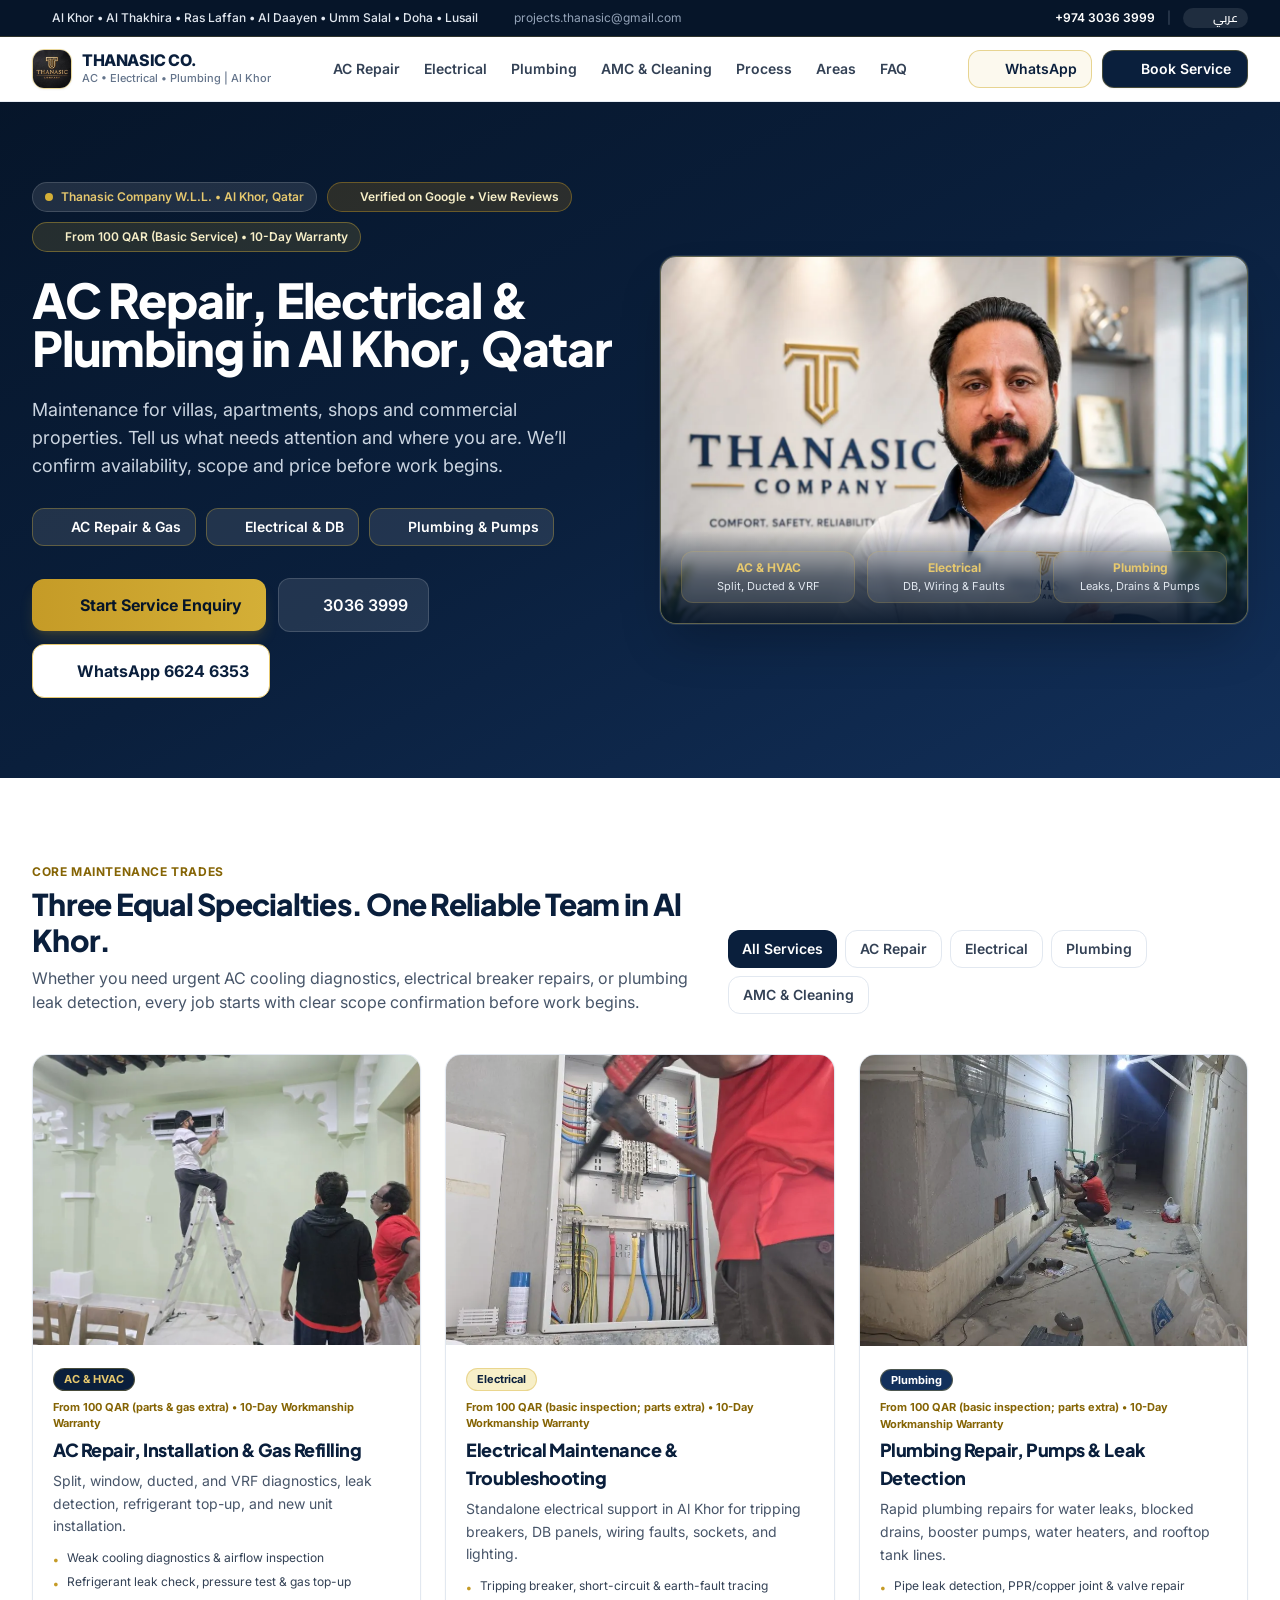
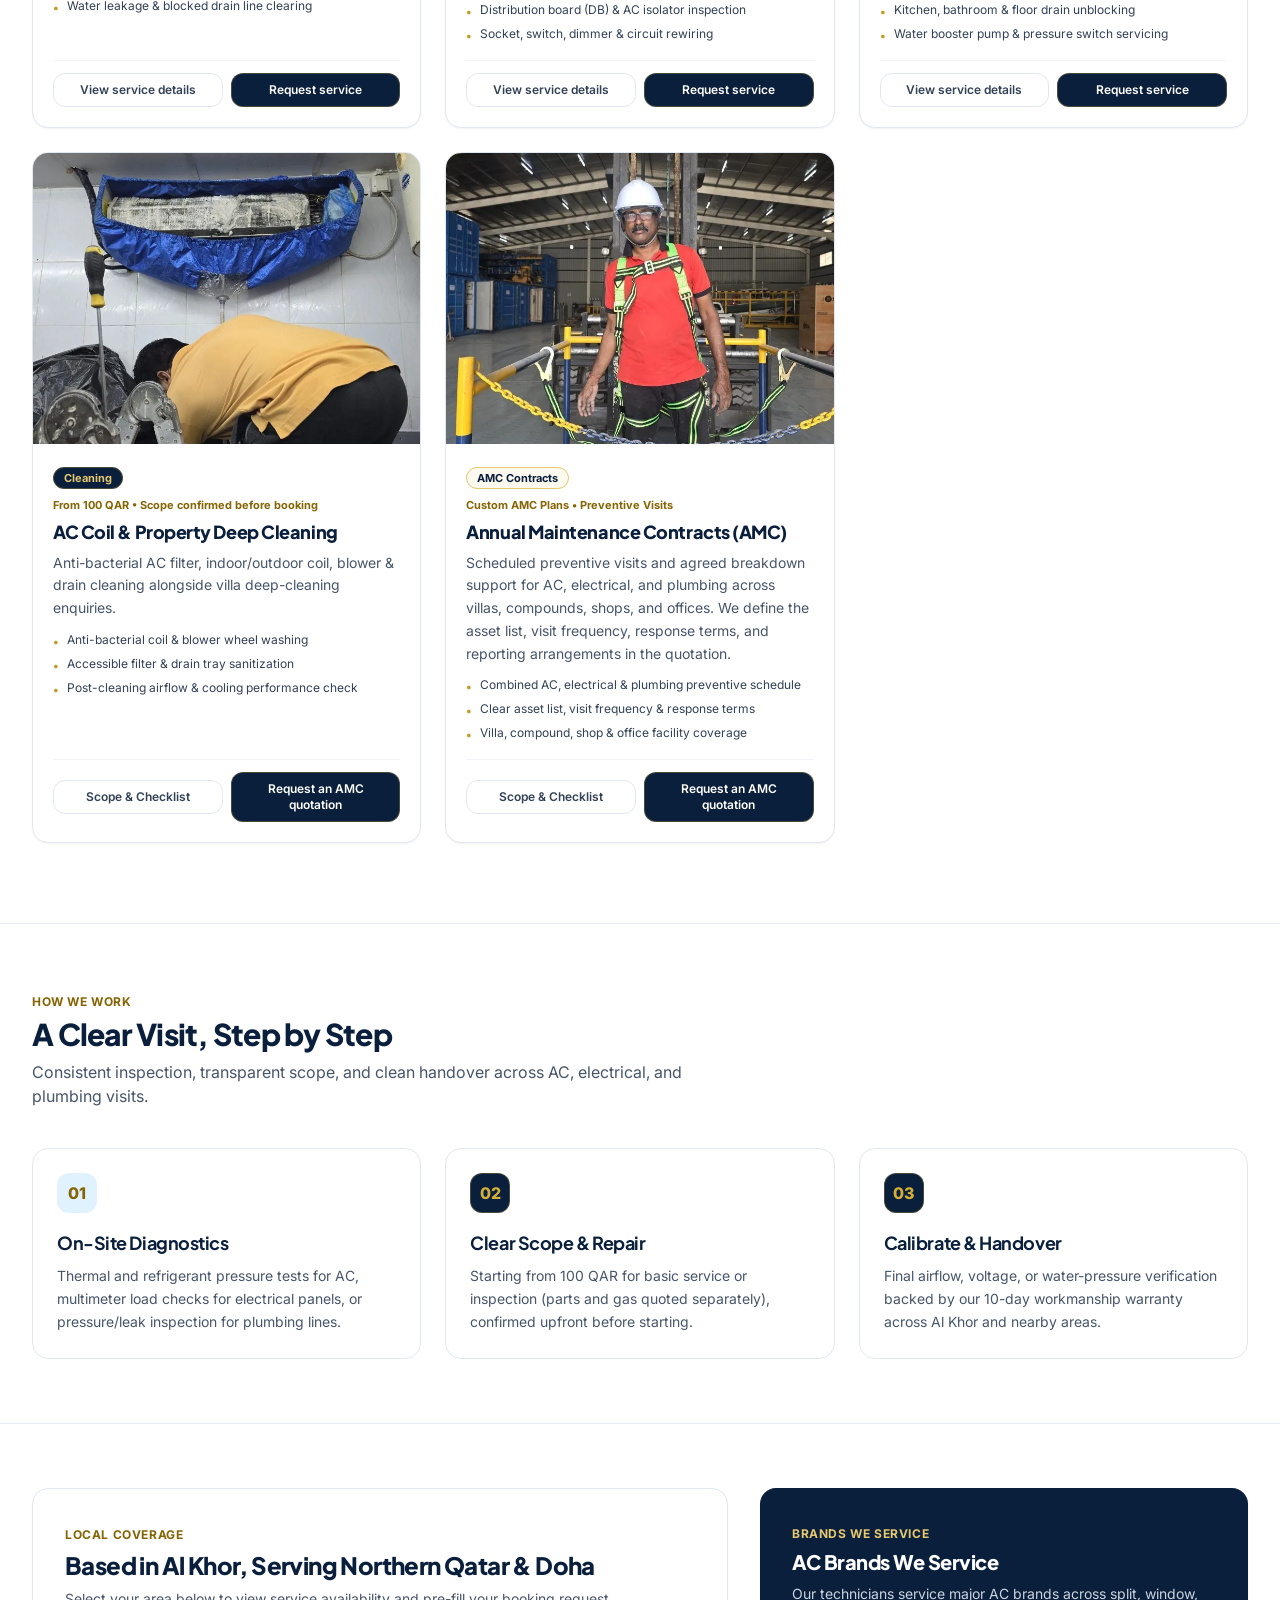
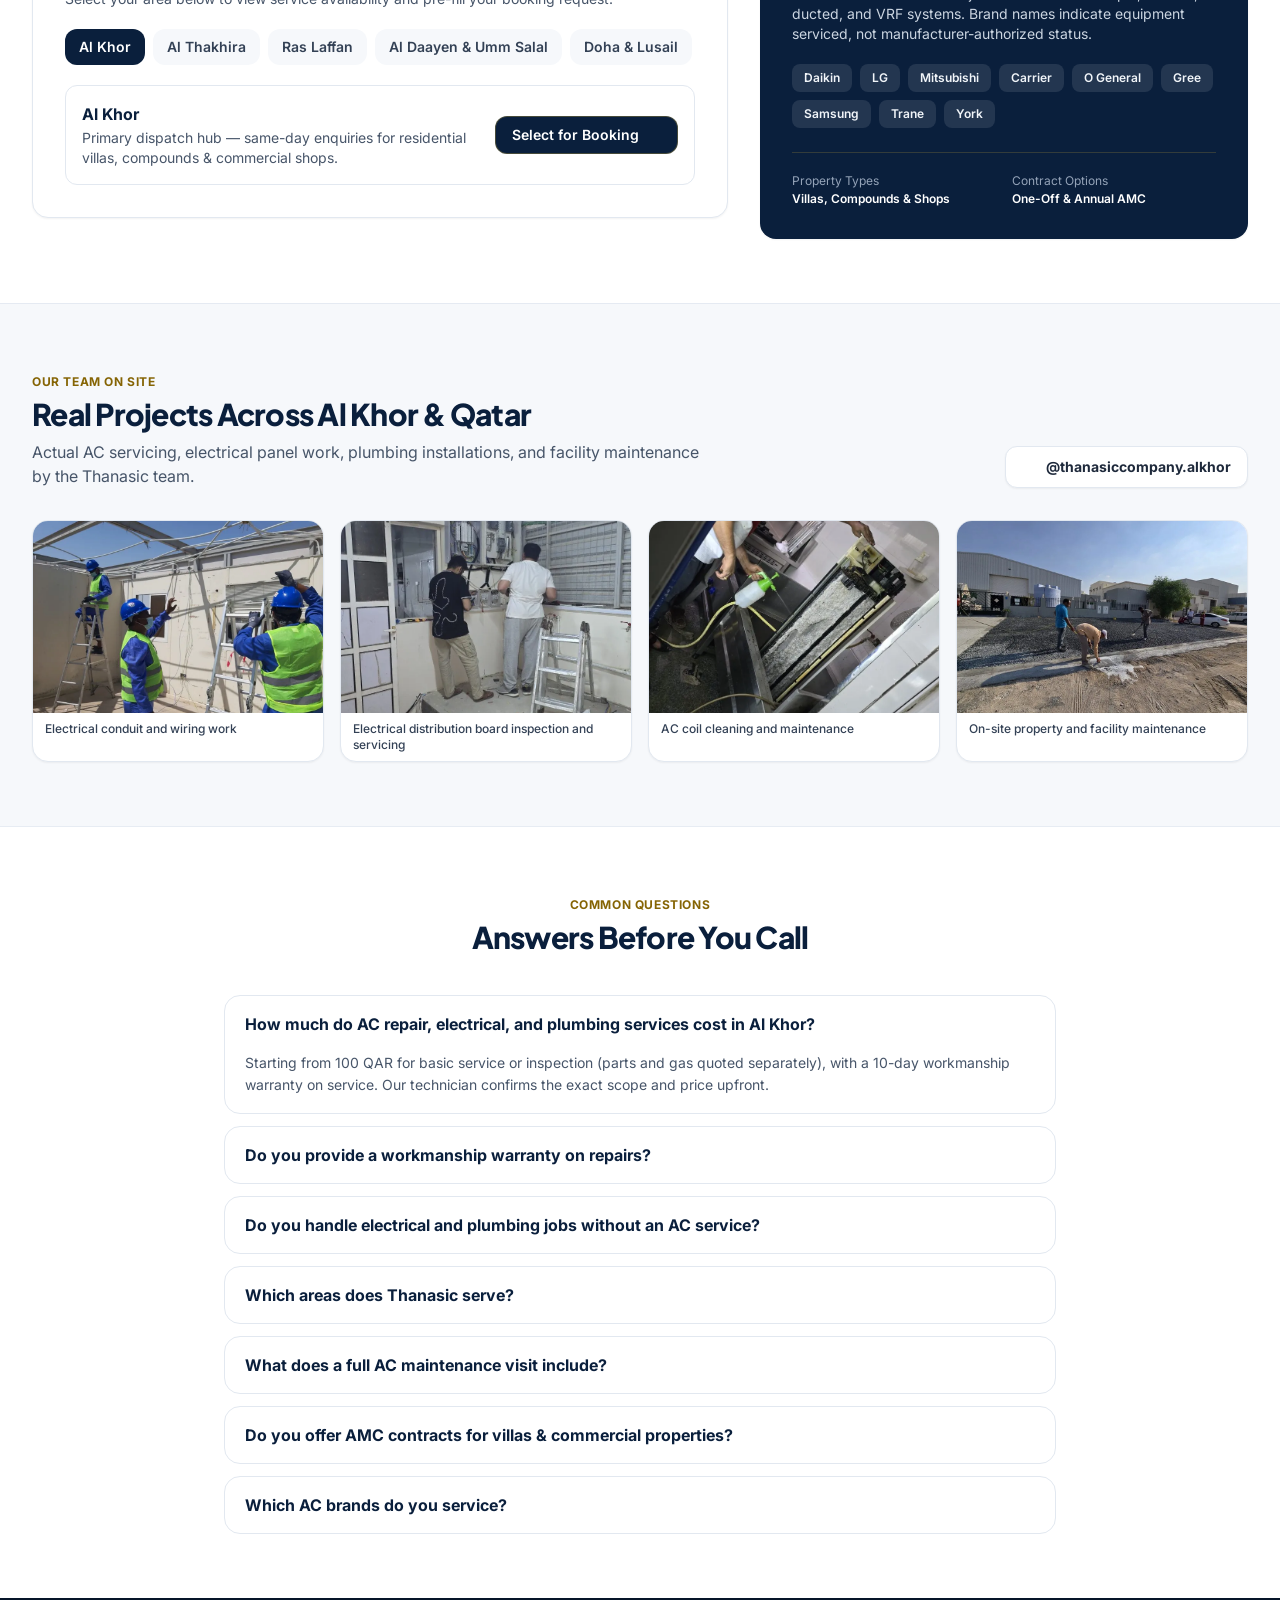
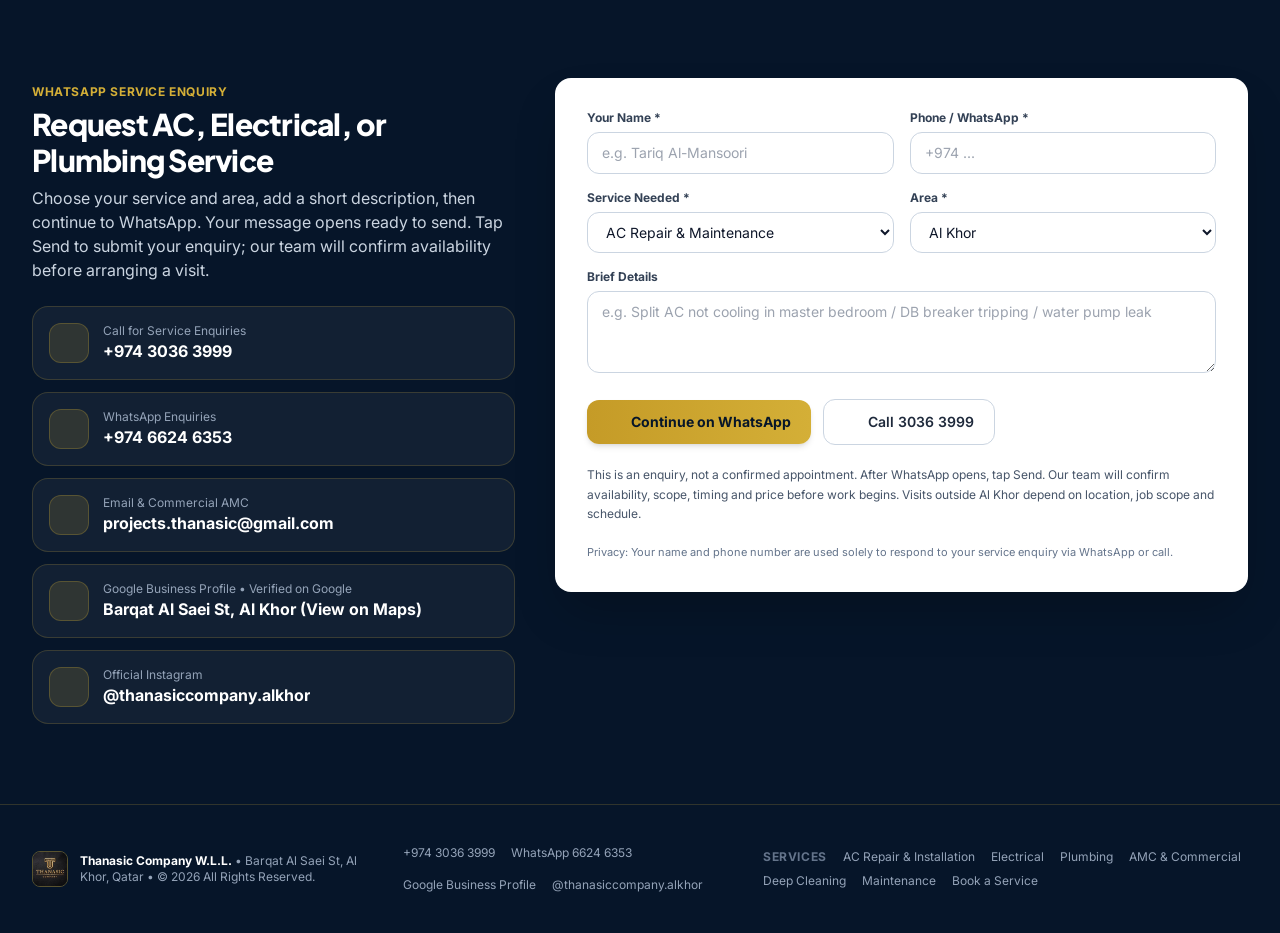
<file: index.html>
<!DOCTYPE html>
<html lang="en" dir="ltr" class="scroll-smooth">
<head>
  <meta charset="UTF-8" />
  <meta name="viewport" content="width=device-width, initial-scale=1.0" />
  <title>AC, Electrical &amp; Plumbing Al Khor | Thanasic Company W.L.L.</title>
  <meta name="description" content="AC repair, electrical and plumbing maintenance in Al Khor, Qatar. Basic service from 100 QAR; parts and gas quoted separately. 10-day workmanship warranty." />
  <meta property="og:type" content="website" />
  <meta property="og:title" content="AC, Electrical &amp; Plumbing Al Khor | Thanasic Company W.L.L." />
  <meta property="og:description" content="AC repair, electrical and plumbing maintenance in Al Khor, Qatar. Basic service from 100 QAR; parts and gas quoted separately. 10-day workmanship warranty." />
  <meta property="og:url" content="https://thanasiccompany.vercel.app/" />
  <meta property="og:image" content="https://thanasiccompany.vercel.app/images/og-hero.jpg" />
  <meta name="twitter:card" content="summary_large_image" />
  <link rel="icon" type="image/png" href="/images/logo.png" />
  <link rel="apple-touch-icon" href="/images/logo.png" />
  <link rel="canonical" href="https://thanasiccompany.vercel.app/" />
  <link rel="alternate" hreflang="en" href="https://thanasiccompany.vercel.app/" />
  <link rel="alternate" hreflang="ar" href="https://thanasiccompany.vercel.app/ar/" />
  <link rel="alternate" hreflang="x-default" href="https://thanasiccompany.vercel.app/" />

  <script type="application/ld+json">
  {
    "@context": "https://schema.org",
    "@graph": [
      {
        "@type": ["HVACBusiness", "Electrician", "Plumber"],
        "@id": "https://thanasiccompany.vercel.app/#business",
        "name": "Thanasic Company W.L.L.",
        "alternateName": "Thanasic Co.",
        "url": "https://thanasiccompany.vercel.app/",
        "logo": "https://thanasiccompany.vercel.app/images/logo.png",
        "image": "https://thanasiccompany.vercel.app/images/og-hero.jpg",
        "telephone": "+97430363999",
        "priceRange": "100 QAR+",
        "knowsLanguage": ["en", "ar"],
        "slogan": "Starting from 100 QAR for basic service/inspection; parts & gas quoted separately. 10-day workmanship warranty.",
        "email": "projects.thanasic@gmail.com",
        "address": {
          "@type": "PostalAddress",
          "streetAddress": "Barqat Al Saei St",
          "addressLocality": "Al Khor",
          "addressCountry": "QA"
        },
        "hasMap": "https://share.google/Qup4aiBops7SIKFJ0",
        "areaServed": [
          { "@type": "City", "name": "Al Khor" },
          { "@type": "City", "name": "Al Thakhira" },
          { "@type": "Place", "name": "Ras Laffan" },
          { "@type": "AdministrativeArea", "name": "Al Daayen" },
          { "@type": "AdministrativeArea", "name": "Umm Salal" },
          { "@type": "City", "name": "Doha" },
          { "@type": "City", "name": "Lusail" }
        ],
        "sameAs": [
          "https://www.instagram.com/thanasiccompany.alkhor/",
          "https://share.google/Qup4aiBops7SIKFJ0"
        ],
        "hasOfferCatalog": {
          "@type": "OfferCatalog",
          "name": "AC, Electrical, Plumbing & Maintenance Services",
          "itemListElement": [
            { "@type": "Offer", "itemOffered": { "@type": "Service", "name": "AC Repair, Installation & Gas Refilling" } },
            { "@type": "Offer", "itemOffered": { "@type": "Service", "name": "Electrical Maintenance, Wiring & DB Repair" } },
            { "@type": "Offer", "itemOffered": { "@type": "Service", "name": "Plumbing Leak Detection, Pipe & Pump Repair" } },
            { "@type": "Offer", "itemOffered": { "@type": "Service", "name": "AC & Property Deep Cleaning" } },
            { "@type": "Offer", "itemOffered": { "@type": "Service", "name": "Annual Maintenance Contracts (AMC)" } }
          ]
        }
      },
      {
        "@type": "FAQPage",
        "@id": "https://thanasiccompany.vercel.app/#faq",
        "mainEntity": [
          {
            "@type": "Question",
            "name": "Which areas does Thanasic serve?",
            "acceptedAnswer": {
              "@type": "Answer",
              "text": "Thanasic Company W.L.L. is based in Al Khor and accepts service enquiries for Al Thakhira, Ras Laffan, Al Daayen, Umm Salal, Doha, and Lusail. Call +974 3036 3999 or WhatsApp +974 6624 6353 to confirm availability for your location."
            }
          },
          {
            "@type": "Question",
            "name": "Do you handle electrical and plumbing jobs without an AC service?",
            "acceptedAnswer": {
              "@type": "Answer",
              "text": "Yes. Electrical troubleshooting, DB breaker repairs, lighting, plumbing leak fixes, drain unblocking, and water pump servicing are standalone core services available across Al Khor and nearby areas."
            }
          },
          {
            "@type": "Question",
            "name": "What does a full AC maintenance visit include?",
            "acceptedAnswer": {
              "@type": "Answer",
              "text": "Diagnostics, filter and coil deep cleaning, drain flush, refrigerant pressure check and top-up where needed, thermostat calibration, and final performance testing."
            }
          },
          {
            "@type": "Question",
            "name": "Do you offer AMC contracts for villas and commercial properties?",
            "acceptedAnswer": {
              "@type": "Answer",
              "text": "Yes — annual maintenance contracts covering AC, electrical, and plumbing with scheduled preventive visits and breakdown support for villas, compounds, shops, and offices."
            }
          },
          {
            "@type": "Question",
            "name": "How much do AC repair, electrical, and plumbing services cost in Al Khor?",
            "acceptedAnswer": {
              "@type": "Answer",
              "text": "Services start from 100 QAR for basic service or inspection (parts and gas quoted separately), with final scope and price confirmed before work begins."
            }
          },
          {
            "@type": "Question",
            "name": "Do you provide a warranty on repairs?",
            "acceptedAnswer": {
              "@type": "Answer",
              "text": "Yes. All AC, electrical, and plumbing service work includes a 10-day workmanship warranty on service (spare parts quoted separately)."
            }
          }
        ]
      }
    ]
  }
  </script>

  <link rel="preconnect" href="https://fonts.googleapis.com" />
  <link rel="preconnect" href="https://fonts.gstatic.com" crossorigin />
  <link href="https://fonts.googleapis.com/css2?family=Cairo:wght@400;600;700;800&family=Inter:wght@400;500;600;700&family=Plus+Jakarta+Sans:wght@600;700;800&display=swap" rel="stylesheet" />
  <link rel="stylesheet" href="css/tailwind.css" />
  <script src="js/analytics.js" defer></script>
  <script src="js/lucide.min.js"></script>
  <style>
    body {
      font-family: 'Inter', 'Cairo', system-ui, sans-serif;
    }
    h1, h2, h3, h4, .font-display {
      font-family: 'Plus Jakarta Sans', 'Cairo', system-ui, sans-serif;
      letter-spacing: -0.025em;
    }
    html[dir="rtl"] body,
    html[dir="rtl"] h1,
    html[dir="rtl"] h2,
    html[dir="rtl"] h3,
    html[dir="rtl"] h4 {
      font-family: 'Cairo', 'Inter', system-ui, sans-serif;
      letter-spacing: 0;
    }
    .glass-bar {
      background: rgba(255, 255, 255, 0.92);
      backdrop-filter: blur(12px);
    }
  </style>
</head>
<body class="bg-white text-navy-900 antialiased selection:bg-gold-100 selection:text-navy-950">

  <!-- Top Utility Bar -->
  <div class="bg-navy-950 text-slate-300 text-xs border-b border-gold-400/20">
    <div class="max-w-7xl mx-auto px-4 sm:px-6 lg:px-8 py-2 flex flex-wrap items-center justify-between gap-2">
      <div class="flex items-center gap-4">
        <span class="inline-flex items-center gap-1.5 text-slate-200 font-medium">
          <i data-lucide="map-pin" class="w-3.5 h-3.5 text-gold-400"></i>
          <span data-i18n="topAreas">Al Khor • Al Thakhira • Ras Laffan • Doha</span>
        </span>
        <span class="hidden md:inline-flex items-center gap-1.5 text-slate-400">
          <i data-lucide="mail" class="w-3.5 h-3.5 text-gold-400"></i>
          projects.thanasic@gmail.com
        </span>
      </div>
      <div class="flex items-center gap-3">
        <a href="tel:+97430363999" class="inline-flex items-center gap-1.5 hover:text-white transition-colors font-semibold text-white">
          <i data-lucide="phone" class="w-3.5 h-3.5 text-gold-400"></i>
          +974 3036 3999
        </a>
        <span class="text-slate-600">|</span>
        <a href="/ar/" hreflang="ar" class="inline-flex items-center gap-1.5 px-2.5 py-0.5 rounded-full bg-white/10 hover:bg-white/20 text-white font-semibold transition-colors"><i data-lucide="languages" class="w-3.5 h-3.5 text-gold-300"></i><span>عربي</span></a>
      </div>
    </div>
  </div>

  <!-- Sticky Navigation -->
  <header class="sticky top-0 z-40 glass-bar border-b border-slate-200/80">
    <div class="max-w-7xl mx-auto px-4 sm:px-6 lg:px-8">
      <div class="flex items-center justify-between h-16">
        <!-- Brand -->
        <a href="#top" class="flex items-center gap-2.5 group">
          <img src="images/logo.png" width="40" height="40" alt="Thanasic Company Logo" class="w-10 h-10 rounded-xl object-cover border border-gold-400/50 shadow-sm shrink-0" />
          <div>
            <span class="block font-extrabold text-navy-900 tracking-tight text-base leading-none">THANASIC CO.</span>
            <span class="block text-[11px] font-medium text-slate-500 mt-0.5" data-i18n="brandSub">AC • Electrical • Plumbing | Al Khor</span>
          </div>
        </a>

        <!-- Desktop Nav -->
        <nav class="hidden lg:flex items-center gap-6 text-sm font-semibold text-slate-700">
          <button type="button" data-nav-cat="ac" class="nav-cat-link hover:text-gold-600 transition-colors cursor-pointer" data-i18n="navAc">AC Repair</button>
          <button type="button" data-nav-cat="electrical" class="nav-cat-link hover:text-gold-600 transition-colors cursor-pointer" data-i18n="navElec">Electrical</button>
          <button type="button" data-nav-cat="plumbing" class="nav-cat-link hover:text-gold-600 transition-colors cursor-pointer" data-i18n="navPlumb">Plumbing</button>
          <button type="button" data-nav-cat="amc" class="nav-cat-link hover:text-navy-900 transition-colors cursor-pointer" data-i18n="navAmc">AMC &amp; Cleaning</button>
          <a href="#process" class="hover:text-navy-900 transition-colors" data-i18n="navProcess">Process</a>
          <a href="#areas" class="hover:text-navy-900 transition-colors" data-i18n="navAreas">Areas</a>
          <a href="#faq" class="hover:text-navy-900 transition-colors" data-i18n="navFaq">FAQ</a>
        </nav>

        <!-- Desktop Actions -->
        <div class="hidden sm:flex items-center gap-2.5">
          <a href="https://wa.me/97466246353" target="_blank" rel="noopener noreferrer" class="inline-flex items-center gap-1.5 px-3.5 py-2 rounded-xl border border-gold-400/50 bg-gold-50 text-navy-900 hover:bg-gold-100 text-sm font-semibold transition-colors">
            <i data-lucide="message-circle" class="w-4 h-4"></i>
            <span data-i18n="btnWhatsapp">WhatsApp</span>
          </a>
          <a href="#booking" class="inline-flex items-center gap-1.5 px-4 py-2 rounded-xl bg-navy-900 hover:bg-navy-800 text-white border border-gold-400/30 text-sm font-semibold shadow-sm transition-colors">
            <i data-lucide="calendar-check" class="w-4 h-4"></i>
            <span data-i18n="btnBook">Book Service</span>
          </a>
        </div>

        <!-- Mobile Menu Button -->
        <button id="mobileMenuBtn" type="button" aria-label="Toggle Menu" aria-expanded="false" class="lg:hidden p-2 rounded-xl border border-slate-200 text-slate-700 hover:bg-slate-100 cursor-pointer">
          <i data-lucide="menu" class="w-5 h-5"></i>
        </button>
      </div>
    </div>

    <!-- Mobile Nav Drawer -->
    <div id="mobileMenu" class="hidden lg:hidden border-t border-slate-200 bg-white px-4 py-4 space-y-2">
      <div class="grid grid-cols-2 gap-2">
        <button type="button" data-nav-cat="ac" class="nav-cat-link text-left px-3 py-2.5 rounded-xl bg-sky-50 text-sky-900 font-semibold text-sm" data-i18n="navAc">AC Repair</button>
        <button type="button" data-nav-cat="electrical" class="nav-cat-link text-left px-3 py-2.5 rounded-xl bg-amber-50 text-amber-900 font-semibold text-sm" data-i18n="navElec">Electrical</button>
        <button type="button" data-nav-cat="plumbing" class="nav-cat-link text-left px-3 py-2.5 rounded-xl bg-emerald-50 text-navy-900 font-semibold text-sm" data-i18n="navPlumb">Plumbing</button>
        <button type="button" data-nav-cat="amc" class="nav-cat-link text-left px-3 py-2.5 rounded-xl bg-slate-100 text-slate-900 font-semibold text-sm" data-i18n="navAmc">AMC &amp; Cleaning</button>
      </div>
      <div class="flex items-center justify-between pt-2 border-t border-slate-100 text-sm font-semibold text-slate-700">
        <a href="#process" class="mobile-link py-1.5" data-i18n="navProcess">Process</a>
        <a href="#areas" class="mobile-link py-1.5" data-i18n="navAreas">Areas</a>
        <a href="#faq" class="mobile-link py-1.5" data-i18n="navFaq">FAQ</a>
        <a href="#booking" class="mobile-link px-3 py-1.5 rounded-lg bg-navy-900 text-white" data-i18n="btnBook">Book Service</a>
      </div>
    </div>
  </header>

  <main id="top">
    <!-- Hero Section -->
    <section class="relative overflow-hidden bg-navy-900 text-white">
      <div class="absolute inset-0 bg-gradient-to-br from-navy-950 via-navy-900 to-navy-800 opacity-95"></div>
      <div class="relative max-w-7xl mx-auto px-4 sm:px-6 lg:px-8 py-12 lg:py-20">
        <div class="grid lg:grid-cols-12 gap-10 items-center">
          <!-- Left Copy -->
          <div class="lg:col-span-6 space-y-6">
            <div class="flex flex-wrap items-center gap-2.5">
              <div class="inline-flex items-center gap-2 px-3 py-1.5 rounded-full bg-white/10 border border-white/15 text-xs font-semibold text-gold-300">
                <span class="w-2 h-2 rounded-full bg-gold-400"></span>
                <span data-i18n="heroBadge">Thanasic Company W.L.L. • Al Khor, Qatar</span>
              </div>
              <a href="https://share.google/Qup4aiBops7SIKFJ0" target="_blank" rel="noopener noreferrer" class="inline-flex items-center gap-1.5 px-3 py-1.5 rounded-full bg-amber-500/15 hover:bg-amber-500/25 border border-amber-400/30 text-xs font-semibold text-gold-100 transition-colors">
                <i data-lucide="star" class="w-3.5 h-3.5 text-gold-400 fill-gold-400"></i>
                <span data-i18n="heroRating">Verified on Google • View Reviews</span>
              </a>
              <div class="inline-flex items-center gap-1.5 px-3 py-1.5 rounded-full bg-gold-400/15 border border-gold-400/40 text-xs font-semibold text-gold-100">
                <i data-lucide="shield-check" class="w-3.5 h-3.5 text-gold-400"></i>
                <span data-i18n="heroWarranty">From 100 QAR (Basic Service) • 10-Day Warranty</span>
              </div>
            </div>

            <h1 class="text-3xl sm:text-4xl lg:text-5xl font-extrabold tracking-tight leading-[1.15]" data-i18n="heroTitle">
              AC Repair, Electrical &amp; Plumbing in Al Khor, Qatar
            </h1>

            <p class="text-base sm:text-lg text-slate-300 leading-relaxed max-w-xl" data-i18n="heroDesc">
              Maintenance for villas, apartments, shops and commercial properties. Tell us what needs attention and where you are. We’ll confirm availability, scope and price before work begins.
            </p>

            <!-- Equal 3-Trade Quick Selector -->
            <div class="flex flex-wrap gap-2.5 pt-1">
              <button type="button" data-hero-cat="ac" class="hero-cat-btn inline-flex items-center gap-2 px-3.5 py-2 rounded-xl bg-white/10 hover:bg-white/15 border border-gold-400/35 text-white text-sm font-semibold transition-colors cursor-pointer">
                <i data-lucide="wind" class="w-4 h-4 text-gold-400"></i>
                <span data-i18n="pillAc">AC Repair &amp; Gas</span>
              </button>
              <button type="button" data-hero-cat="electrical" class="hero-cat-btn inline-flex items-center gap-2 px-3.5 py-2 rounded-xl bg-white/10 hover:bg-white/15 border border-gold-400/35 text-white text-sm font-semibold transition-colors cursor-pointer">
                <i data-lucide="zap" class="w-4 h-4 text-gold-400"></i>
                <span data-i18n="pillElec">Electrical &amp; DB</span>
              </button>
              <button type="button" data-hero-cat="plumbing" class="hero-cat-btn inline-flex items-center gap-2 px-3.5 py-2 rounded-xl bg-white/10 hover:bg-white/15 border border-gold-400/35 text-white text-sm font-semibold transition-colors cursor-pointer">
                <i data-lucide="droplets" class="w-4 h-4 text-gold-400"></i>
                <span data-i18n="pillPlumb">Plumbing &amp; Pumps</span>
              </button>
            </div>

            <!-- CTAs -->
            <div class="flex flex-wrap items-center gap-3 pt-2">
              <a href="#booking" class="inline-flex items-center gap-2 px-6 py-3.5 rounded-xl bg-gradient-to-r from-gold-500 to-gold-400 hover:from-gold-400 hover:to-gold-300 text-navy-950 font-bold text-sm sm:text-base shadow-lg shadow-gold-500/20 transition-all">
                <i data-lucide="calendar-plus" class="w-4 h-4"></i>
                <span data-i18n="heroCtaBook">Start Service Enquiry</span>
              </a>
              <a href="tel:+97430363999" class="inline-flex items-center gap-2 px-5 py-3.5 rounded-xl bg-white/10 hover:bg-white/20 border border-white/15 text-white font-semibold text-sm sm:text-base transition-colors">
                <i data-lucide="phone-call" class="w-4 h-4 text-gold-400"></i>
                <span>3036 3999</span>
              </a>
              <a href="https://wa.me/97466246353" target="_blank" rel="noopener noreferrer" class="inline-flex items-center gap-2 px-5 py-3.5 rounded-xl bg-white text-navy-900 hover:bg-gold-50 border border-gold-300 font-bold text-sm sm:text-base shadow-sm transition-colors">
                <i data-lucide="message-circle" class="w-4 h-4"></i>
                <span data-i18n="heroCtaWa">WhatsApp 6624 6353</span>
              </a>
            </div>
          </div>

          <!-- Right Visual -->
          <div class="lg:col-span-6">
            <div class="relative rounded-2xl overflow-hidden border border-gold-400/40 shadow-2xl bg-navy-800 ring-1 ring-white/10">
              <img src="images/hero-thanasic.webp" width="1200" height="1200" alt="Thanasic Company team lead at the Al Khor reception desk" class="w-full h-auto object-cover object-top aspect-[16/10]" />
              <div class="absolute inset-x-0 bottom-0 bg-gradient-to-t from-navy-950/95 via-navy-950/70 to-transparent p-5">
                <div class="grid grid-cols-3 gap-3 text-center">
                  <div class="rounded-xl bg-white/10 backdrop-blur-sm px-2.5 py-2 border border-gold-400/20">
                    <span class="block text-xs text-gold-300 font-bold" data-i18n="stat1Title">AC &amp; HVAC</span>
                    <span class="block text-[11px] text-slate-200 mt-0.5" data-i18n="stat1Sub">Split, Ducted &amp; VRF</span>
                  </div>
                  <div class="rounded-xl bg-white/10 backdrop-blur-sm px-2.5 py-2 border border-gold-400/20">
                    <span class="block text-xs text-gold-300 font-bold" data-i18n="stat2Title">Electrical</span>
                    <span class="block text-[11px] text-slate-200 mt-0.5" data-i18n="stat2Sub">DB, Wiring &amp; Faults</span>
                  </div>
                  <div class="rounded-xl bg-white/10 backdrop-blur-sm px-2.5 py-2 border border-gold-400/20">
                    <span class="block text-xs text-gold-300 font-bold" data-i18n="stat3Title">Plumbing</span>
                    <span class="block text-[11px] text-slate-200 mt-0.5" data-i18n="stat3Sub">Leaks, Drains &amp; Pumps</span>
                  </div>
                </div>
              </div>
            </div>
          </div>
        </div>
      </div>
    </section>

    <!-- Core Services Section (Equal 3 Pillars + AMC/Cleaning) -->
    <section id="services" class="scroll-mt-20 py-16 lg:py-20 max-w-7xl mx-auto px-4 sm:px-6 lg:px-8">
      <div class="flex flex-col md:flex-row md:items-end justify-between gap-6 mb-10">
        <div class="max-w-2xl">
          <span class="text-xs font-bold uppercase tracking-wider text-gold-600" data-i18n="servicesEyebrow">Core Maintenance Trades</span>
          <h2 class="text-2xl sm:text-3xl font-extrabold text-navy-900 mt-1" data-i18n="servicesHeading">
            Three Equal Specialties. One Reliable Team in Al Khor.
          </h2>
          <p class="text-slate-600 mt-2 text-sm sm:text-base" data-i18n="servicesSub">
            Whether you need urgent AC cooling diagnostics, electrical breaker repairs, or plumbing leak detection, every job starts with clear scope confirmation before work begins.
          </p>
        </div>

        <!-- Category Filter Tabs -->
        <div class="flex flex-wrap gap-2" role="tablist" aria-label="Filter Services">
          <button type="button" data-filter="all" role="tab" aria-selected="true" class="filter-tab px-3.5 py-2 rounded-xl text-xs sm:text-sm font-semibold bg-navy-900 text-white cursor-pointer transition-colors" data-i18n="tabAll">All Services</button>
          <button type="button" data-filter="ac" role="tab" aria-selected="false" class="filter-tab px-3.5 py-2 rounded-xl text-xs sm:text-sm font-semibold bg-white border border-slate-200 text-slate-700 hover:bg-slate-50 cursor-pointer transition-colors" data-i18n="tabAc">AC Repair</button>
          <button type="button" data-filter="electrical" role="tab" aria-selected="false" class="filter-tab px-3.5 py-2 rounded-xl text-xs sm:text-sm font-semibold bg-white border border-slate-200 text-slate-700 hover:bg-slate-50 cursor-pointer transition-colors" data-i18n="tabElec">Electrical</button>
          <button type="button" data-filter="plumbing" role="tab" aria-selected="false" class="filter-tab px-3.5 py-2 rounded-xl text-xs sm:text-sm font-semibold bg-white border border-slate-200 text-slate-700 hover:bg-slate-50 cursor-pointer transition-colors" data-i18n="tabPlumb">Plumbing</button>
          <button type="button" data-filter="amc" role="tab" aria-selected="false" class="filter-tab px-3.5 py-2 rounded-xl text-xs sm:text-sm font-semibold bg-white border border-slate-200 text-slate-700 hover:bg-slate-50 cursor-pointer transition-colors" data-i18n="tabAmc">AMC &amp; Cleaning</button>
        </div>
      </div>

      <!-- Dynamic Services Grid -->
      <div id="servicesGrid" class="grid md:grid-cols-2 lg:grid-cols-3 gap-6">
        <!-- Populated by JS -->
      </div>
    </section>

    <!-- 3-Step Process -->
    <section id="process" class="scroll-mt-20 bg-white border-y border-slate-200/80 py-16">
      <div class="max-w-7xl mx-auto px-4 sm:px-6 lg:px-8">
        <div class="max-w-2xl mb-10">
          <span class="text-xs font-bold uppercase tracking-wider text-gold-600" data-i18n="processEyebrow">How We Work</span>
          <h2 class="text-2xl sm:text-3xl font-extrabold text-navy-900 mt-1" data-i18n="processHeading">A Clear Visit, Step by Step</h2>
          <p class="text-slate-600 mt-2 text-sm sm:text-base" data-i18n="processSub">
            Consistent inspection, transparent scope, and clean handover across AC, electrical, and plumbing visits.
          </p>
        </div>

        <div class="grid md:grid-cols-3 gap-6">
          <div class="rounded-2xl bg-sand-50 border border-slate-200 p-6">
            <div class="w-10 h-10 rounded-xl bg-sky-100 text-gold-600 font-extrabold flex items-center justify-center mb-4">01</div>
            <h3 class="text-lg font-bold text-navy-900" data-i18n="step1Title">On-Site Diagnostics</h3>
            <p class="text-sm text-slate-600 mt-2 leading-relaxed" data-i18n="step1Desc">
              Thermal and refrigerant pressure tests for AC, multimeter load checks for electrical panels, or pressure/leak inspection for plumbing lines.
            </p>
          </div>
          <div class="rounded-2xl bg-sand-50 border border-slate-200 p-6">
            <div class="w-10 h-10 rounded-xl bg-navy-900 text-gold-400 border border-gold-400/30 font-extrabold flex items-center justify-center mb-4">02</div>
            <h3 class="text-lg font-bold text-navy-900" data-i18n="step2Title">Clear Scope &amp; Repair</h3>
            <p class="text-sm text-slate-600 mt-2 leading-relaxed" data-i18n="step2Desc">
              We confirm the exact fault, parts required, and pricing before starting—from coil deep cleaning and gas top-ups to breaker or valve replacements.
            </p>
          </div>
          <div class="rounded-2xl bg-sand-50 border border-slate-200 p-6">
            <div class="w-10 h-10 rounded-xl bg-navy-900 text-gold-400 border border-gold-400/30 font-extrabold flex items-center justify-center mb-4">03</div>
            <h3 class="text-lg font-bold text-navy-900" data-i18n="step3Title">Calibrate &amp; Handover</h3>
            <p class="text-sm text-slate-600 mt-2 leading-relaxed" data-i18n="step3Desc">
              Final airflow, voltage, or water-pressure verification so your villa, compound, or commercial unit runs safely and reliably.
            </p>
          </div>
        </div>
      </div>
    </section>

    <!-- Areas & Brands Section -->
    <section id="areas" class="scroll-mt-20 py-16 max-w-7xl mx-auto px-4 sm:px-6 lg:px-8">
      <div class="grid lg:grid-cols-12 gap-8 items-start">
        <!-- Service Areas Interactive Selector -->
        <div class="lg:col-span-7 bg-white rounded-2xl border border-slate-200 p-6 sm:p-8 shadow-sm">
          <span class="text-xs font-bold uppercase tracking-wider text-gold-600" data-i18n="areasEyebrow">Local Coverage</span>
          <h2 class="text-2xl font-extrabold text-navy-900 mt-1" data-i18n="areasHeading">Based in Al Khor, Serving Northern Qatar &amp; Doha</h2>
          <p class="text-sm text-slate-600 mt-2" data-i18n="areasSub">
            Select your area below to view service availability and pre-fill your booking request.
          </p>

          <div id="areaButtons" class="flex flex-wrap gap-2 mt-5">
            <!-- Populated by JS -->
          </div>

          <div id="areaDetailCard" class="mt-5 rounded-xl bg-sand-50 border border-slate-200 p-4 flex flex-col sm:flex-row sm:items-center justify-between gap-4">
            <div>
              <span id="areaDetailName" class="block font-bold text-navy-900 text-base">Al Khor</span>
              <span id="areaDetailDesc" class="block text-sm text-slate-600 mt-0.5">Primary dispatch hub — residential villas, apartments &amp; commercial properties.</span>
            </div>
            <button id="areaBookBtn" type="button" class="shrink-0 inline-flex items-center gap-1.5 px-4 py-2 rounded-xl bg-navy-900 hover:bg-navy-800 text-white border border-gold-400/30 text-xs sm:text-sm font-semibold transition-colors cursor-pointer">
              <span data-i18n="areaBookCta">Select for Booking</span>
              <i data-lucide="arrow-right" class="w-4 h-4"></i>
            </button>
          </div>
        </div>

        <!-- Brands & Trust -->
        <div class="lg:col-span-5 bg-navy-900 text-white rounded-2xl p-6 sm:p-8 shadow-sm">
          <span class="text-xs font-bold uppercase tracking-wider text-gold-300" data-i18n="brandsEyebrow">Equipment &amp; Standards</span>
          <h3 class="text-xl font-extrabold mt-1" data-i18n="brandsHeading">Major AC Brands &amp; Multi-Trade Capability</h3>
          <p class="text-sm text-slate-300 mt-2" data-i18n="brandsSub">
            Split, window, ducted, and VRF systems serviced alongside full electrical and plumbing support.
          </p>
          <div class="flex flex-wrap gap-2 mt-5">
            <span class="px-3 py-1.5 rounded-lg bg-white/10 text-xs font-semibold text-slate-100">Daikin</span>
            <span class="px-3 py-1.5 rounded-lg bg-white/10 text-xs font-semibold text-slate-100">LG</span>
            <span class="px-3 py-1.5 rounded-lg bg-white/10 text-xs font-semibold text-slate-100">Mitsubishi</span>
            <span class="px-3 py-1.5 rounded-lg bg-white/10 text-xs font-semibold text-slate-100">Carrier</span>
            <span class="px-3 py-1.5 rounded-lg bg-white/10 text-xs font-semibold text-slate-100">O General</span>
            <span class="px-3 py-1.5 rounded-lg bg-white/10 text-xs font-semibold text-slate-100">Gree</span>
            <span class="px-3 py-1.5 rounded-lg bg-white/10 text-xs font-semibold text-slate-100">Samsung</span>
            <span class="px-3 py-1.5 rounded-lg bg-white/10 text-xs font-semibold text-slate-100">Trane</span>
            <span class="px-3 py-1.5 rounded-lg bg-white/10 text-xs font-semibold text-slate-100">York</span>
          </div>
          <div class="mt-6 pt-5 border-t border-gold-400/20 grid grid-cols-2 gap-4 text-xs">
            <div>
              <span class="block text-slate-400" data-i18n="trust1Label">Property Types</span>
              <span class="block font-semibold text-white mt-0.5" data-i18n="trust1Val">Villas, Compounds &amp; Shops</span>
            </div>
            <div>
              <span class="block text-slate-400" data-i18n="trust2Label">Contract Options</span>
              <span class="block font-semibold text-white mt-0.5" data-i18n="trust2Val">One-Off &amp; Annual AMC</span>
            </div>
          </div>
        </div>
      </div>
    </section>


    <!-- Real Field Work Gallery -->
    <section id="gallery" class="scroll-mt-20 py-16 bg-sand-100 border-t border-slate-200/80">
      <div class="max-w-7xl mx-auto px-4 sm:px-6 lg:px-8">
        <div class="flex flex-col sm:flex-row sm:items-end justify-between gap-4 mb-8">
          <div class="max-w-2xl">
            <span class="text-xs font-bold uppercase tracking-wider text-gold-600" data-i18n="galleryEyebrow">Our Team on Site</span>
            <h2 class="text-2xl sm:text-3xl font-extrabold text-navy-900 mt-1" data-i18n="galleryHeading">Real Projects Across Al Khor &amp; Qatar</h2>
            <p class="text-slate-600 mt-2 text-sm sm:text-base" data-i18n="gallerySub">
              Actual AC servicing, electrical panel work, plumbing installations, and facility maintenance by the Thanasic team.
            </p>
          </div>
          <a href="https://www.instagram.com/thanasiccompany.alkhor/" target="_blank" rel="noopener noreferrer" class="shrink-0 inline-flex items-center gap-2 px-4 py-2.5 rounded-xl bg-white border border-slate-200 hover:border-gold-400 hover:bg-gold-50 text-slate-800 text-xs sm:text-sm font-bold shadow-sm transition-colors">
            <i data-lucide="instagram" class="w-4 h-4 text-gold-600"></i>
            <span>@thanasiccompany.alkhor</span>
          </a>
        </div>
        <div class="grid grid-cols-2 lg:grid-cols-4 gap-4">
          <div class="rounded-2xl overflow-hidden bg-white border border-slate-200 shadow-sm">
            <img src="images/team-conduit.webp" alt="Electrical conduit &amp; wiring team in PPE" class="w-full h-48 object-cover" />
            <p class="px-3 py-2 text-xs font-medium text-slate-700">Electrical conduit and wiring work</p>
          </div>
          <div class="rounded-2xl overflow-hidden bg-white border border-slate-200 shadow-sm">
            <img src="images/team-db.webp" alt="Electrical distribution board servicing" class="w-full h-48 object-cover" />
            <p class="px-3 py-2 text-xs font-medium text-slate-700">Electrical distribution board inspection and servicing</p>
          </div>
          <div class="rounded-2xl overflow-hidden bg-white border border-slate-200 shadow-sm">
            <img src="images/team-coil.webp" alt="Commercial AC coil chemical cleaning" class="w-full h-48 object-cover" />
            <p class="px-3 py-2 text-xs font-medium text-slate-700">AC coil cleaning and maintenance</p>
          </div>
          <div class="rounded-2xl overflow-hidden bg-white border border-slate-200 shadow-sm">
            <img src="images/team-site.webp" alt="Compound &amp; site maintenance in Qatar" class="w-full h-48 object-cover" />
            <p class="px-3 py-2 text-xs font-medium text-slate-700">On-site property and facility maintenance</p>
          </div>
        </div>
      </div>
    </section>

    <!-- FAQ Section -->
    <section id="faq" class="scroll-mt-20 bg-white border-t border-slate-200/80 py-16">
      <div class="max-w-4xl mx-auto px-4 sm:px-6 lg:px-8">
        <div class="text-center mb-10">
          <span class="text-xs font-bold uppercase tracking-wider text-gold-600" data-i18n="faqEyebrow">Common Questions</span>
          <h2 class="text-2xl sm:text-3xl font-extrabold text-navy-900 mt-1" data-i18n="faqHeading">Answers Before You Call</h2>
        </div>
        <div id="faqList" class="space-y-3">
          <!-- Populated by JS -->
        </div>
      </div>
    </section>

    <!-- 30-Second Booking Section -->
    <section id="booking" class="scroll-mt-20 py-16 lg:py-20 bg-navy-950 text-white">
      <div class="max-w-7xl mx-auto px-4 sm:px-6 lg:px-8">
        <div class="grid lg:grid-cols-12 gap-10 items-start">
          <!-- Contact Info -->
          <div class="lg:col-span-5 space-y-6">
            <div>
              <span class="text-xs font-bold uppercase tracking-wider text-gold-400" data-i18n="bookEyebrow">Fast Dispatch</span>
              <h2 class="text-2xl sm:text-3xl font-extrabold mt-1" data-i18n="bookHeading">Request AC, Electrical, or Plumbing Service</h2>
              <p class="text-slate-300 text-sm sm:text-base mt-2 leading-relaxed" data-i18n="bookSub">
                Choose your service and area, add a short description, then continue to WhatsApp. Your message opens ready to send. Tap Send to submit your enquiry; our team will confirm availability before arranging a visit.
              </p>
            </div>

            <div class="space-y-3">
              <div class="flex items-center justify-between gap-2 p-4 rounded-2xl bg-white/5 border border-gold-400/20 hover:bg-white/10 transition-colors">
                <a href="tel:+97430363999" class="flex items-center gap-3.5 flex-1 min-w-0">
                  <div class="w-10 h-10 rounded-xl bg-gold-400/15 text-gold-300 border border-gold-400/25 flex items-center justify-center shrink-0">
                    <i data-lucide="phone" class="w-5 h-5"></i>
                  </div>
                  <div class="min-w-0">
                    <span class="block text-xs text-slate-400" data-i18n="contactCallLabel">Call for Service Enquiries</span>
                    <span class="block font-bold text-white truncate">+974 3036 3999</span>
                  </div>
                </a>
              </div>

              <div class="flex items-center justify-between gap-2 p-4 rounded-2xl bg-white/5 border border-gold-400/20 hover:bg-white/10 transition-colors">
                <a href="https://wa.me/97466246353" target="_blank" rel="noopener noreferrer" data-ext-label="WhatsApp (+974 6624 6353)" class="flex items-center gap-3.5 flex-1 min-w-0">
                  <div class="w-10 h-10 rounded-xl bg-gold-400/15 text-gold-300 border border-gold-400/25 flex items-center justify-center shrink-0">
                    <i data-lucide="message-circle" class="w-5 h-5"></i>
                  </div>
                  <div class="min-w-0">
                    <span class="block text-xs text-slate-400" data-i18n="contactWaLabel">WhatsApp Direct</span>
                    <span class="block font-bold text-white truncate">+974 6624 6353</span>
                  </div>
                </a>
              </div>

              <div class="flex items-center justify-between gap-2 p-4 rounded-2xl bg-white/5 border border-gold-400/20 hover:bg-white/10 transition-colors">
                <a href="mailto:projects.thanasic@gmail.com" class="flex items-center gap-3.5 flex-1 min-w-0">
                  <div class="w-10 h-10 rounded-xl bg-gold-400/15 text-gold-300 border border-gold-400/25 flex items-center justify-center shrink-0">
                    <i data-lucide="mail" class="w-5 h-5"></i>
                  </div>
                  <div class="min-w-0">
                    <span class="block text-xs text-slate-400" data-i18n="contactEmailLabel">Email &amp; Commercial AMC</span>
                    <span class="block font-bold text-white truncate">projects.thanasic@gmail.com</span>
                  </div>
                </a>
              </div>

              <div class="flex items-center justify-between gap-2 p-4 rounded-2xl bg-white/5 border border-gold-400/20 hover:bg-white/10 transition-colors">
                <a href="https://share.google/Qup4aiBops7SIKFJ0" target="_blank" rel="noopener noreferrer" data-ext-label="Google Business Profile" class="flex items-center gap-3.5 flex-1 min-w-0">
                  <div class="w-10 h-10 rounded-xl bg-gold-400/15 text-gold-300 border border-gold-400/25 flex items-center justify-center shrink-0">
                    <i data-lucide="map-pin" class="w-5 h-5"></i>
                  </div>
                  <div class="min-w-0">
                    <span class="block text-xs text-slate-400" data-i18n="contactGbpLabel">Google Business Profile • Verified on Google</span>
                    <span class="block font-bold text-white" data-i18n="contactGbpVal">Barqat Al Saei St, Al Khor (View on Maps)</span>
                  </div>
                </a>
              </div>

              <div class="flex items-center justify-between gap-2 p-4 rounded-2xl bg-white/5 border border-gold-400/20 hover:bg-white/10 transition-colors">
                <a href="https://www.instagram.com/thanasiccompany.alkhor/" target="_blank" rel="noopener noreferrer" data-ext-label="Instagram @thanasiccompany.alkhor" class="flex items-center gap-3.5 flex-1 min-w-0">
                  <div class="w-10 h-10 rounded-xl bg-gold-400/15 text-gold-300 border border-gold-400/25 flex items-center justify-center shrink-0">
                    <i data-lucide="instagram" class="w-5 h-5"></i>
                  </div>
                  <div class="min-w-0">
                    <span class="block text-xs text-slate-400" data-i18n="contactIgLabel">Official Instagram</span>
                    <span class="block font-bold text-white truncate">@thanasiccompany.alkhor</span>
                  </div>
                </a>
              </div>
            </div>
          </div>

          <!-- Booking Form -->
          <div class="lg:col-span-7 bg-white text-slate-900 rounded-2xl p-6 sm:p-8 shadow-2xl">
            <form id="bookingForm" class="space-y-4">
              <div class="grid sm:grid-cols-2 gap-4">
                <div>
                  <label for="custName" class="block text-xs font-bold text-slate-700 mb-1.5" data-i18n="lblName">Your Name *</label>
                  <input id="custName" type="text" required placeholder="e.g. Tariq Al-Mansoori" class="w-full px-3.5 py-2.5 rounded-xl border border-slate-300 focus:border-gold-500 focus:ring-2 focus:ring-gold-400/25 outline-none text-sm" />
                </div>
                <div>
                  <label for="custPhone" class="block text-xs font-bold text-slate-700 mb-1.5" data-i18n="lblPhone">Phone / WhatsApp *</label>
                  <input id="custPhone" type="tel" required placeholder="+974 ..." class="w-full px-3.5 py-2.5 rounded-xl border border-slate-300 focus:border-gold-500 focus:ring-2 focus:ring-gold-400/25 outline-none text-sm" />
                </div>
              </div>

              <div class="grid sm:grid-cols-2 gap-4">
                <div>
                  <label for="custService" class="block text-xs font-bold text-slate-700 mb-1.5" data-i18n="lblService">Service Needed *</label>
                  <select id="custService" class="w-full px-3.5 py-2.5 rounded-xl border border-slate-300 focus:border-gold-500 focus:ring-2 focus:ring-gold-400/25 outline-none text-sm bg-white">
                    <option value="AC Repair &amp; Maintenance">AC Repair &amp; Maintenance</option>
                    <option value="Electrical Maintenance &amp; Repair">Electrical Maintenance &amp; Repair</option>
                    <option value="Plumbing Repair &amp; Maintenance">Plumbing Repair &amp; Maintenance</option>
                    <option value="AC Installation / Gas Refilling">AC Installation / Gas Refilling</option>
                    <option value="AC &amp; Property Deep Cleaning">AC &amp; Property Deep Cleaning</option>
                    <option value="AMC / Commercial Maintenance">AMC / Commercial Maintenance</option>
                  </select>
                </div>
                <div>
                  <label for="custArea" class="block text-xs font-bold text-slate-700 mb-1.5" data-i18n="lblArea">Area *</label>
                  <select id="custArea" class="w-full px-3.5 py-2.5 rounded-xl border border-slate-300 focus:border-gold-500 focus:ring-2 focus:ring-gold-400/25 outline-none text-sm bg-white">
                    <option value="Al Khor">Al Khor</option>
                    <option value="Al Thakhira">Al Thakhira</option>
                    <option value="Ras Laffan">Ras Laffan</option>
                    <option value="Al Daayen &amp; Umm Salal">Al Daayen &amp; Umm Salal</option>
                    <option value="Doha &amp; Lusail">Doha &amp; Lusail</option>
                  </select>
                </div>
              </div>

              <div>
                <label for="custDetails" class="block text-xs font-bold text-slate-700 mb-1.5" data-i18n="lblDetails">Brief Details</label>
                <textarea id="custDetails" rows="3" placeholder="e.g. Split AC not cooling in master bedroom / DB breaker tripping / water pump leak" class="w-full px-3.5 py-2.5 rounded-xl border border-slate-300 focus:border-gold-500 focus:ring-2 focus:ring-gold-400/25 outline-none text-sm"></textarea>
              </div>

              <div class="flex flex-wrap items-center gap-3 pt-1">
                <button type="submit" class="inline-flex items-center gap-2 px-5 py-3 rounded-xl bg-gradient-to-r from-gold-500 to-gold-400 hover:from-gold-400 hover:to-gold-300 text-navy-950 font-bold text-sm shadow-md transition-colors cursor-pointer">
                  <i data-lucide="send" class="w-4 h-4"></i>
                  <span data-i18n="btnPrepareWa">Prepare WhatsApp Request</span>
                </button>
                <a href="tel:+97430363999" class="inline-flex items-center gap-2 px-5 py-3 rounded-xl border border-slate-300 hover:bg-slate-50 text-slate-800 font-semibold text-sm transition-colors">
                  <i data-lucide="phone" class="w-4 h-4"></i>
                  <span data-i18n="btnCallInstead">Call 3036 3999</span>
                </a>
              </div>
              <p data-i18n="bookNote" class="text-xs leading-relaxed text-slate-600 pt-1">This is an enquiry, not a confirmed appointment. Your request is sent only after you tap Send in WhatsApp; our team will confirm availability and timing.</p>
              <p class="text-[11px] text-slate-500 pt-1">Privacy: Your name and phone number are used solely to respond to your service enquiry via WhatsApp or call.</p>
            </form>

          </div>
        </div>
      </div>
    </section>
  </main>

  <!-- Footer -->
  <footer class="bg-navy-950 border-t border-gold-400/20 text-slate-400 py-10 text-xs">
    <div class="max-w-7xl mx-auto px-4 sm:px-6 lg:px-8 flex flex-col sm:flex-row items-center justify-between gap-4">
      <div class="flex items-center gap-3">
        <img src="images/logo.png" width="36" height="36" alt="Thanasic Company Logo" class="w-9 h-9 rounded-lg object-cover border border-gold-400/40 shrink-0" />
        <div>
          <span class="font-bold text-white">Thanasic Company W.L.L.</span> • Barqat Al Saei St, Al Khor, Qatar •
          <span>© 2026 All Rights Reserved.</span>
        </div>
      </div>
      <div class="flex flex-wrap items-center gap-4">
        <a href="tel:+97430363999" class="hover:text-white">+974 3036 3999</a>
        <a href="https://wa.me/97466246353" target="_blank" rel="noopener noreferrer" class="hover:text-white">WhatsApp 6624 6353</a>
        <a href="https://share.google/Qup4aiBops7SIKFJ0" target="_blank" rel="noopener noreferrer" class="hover:text-white">Google Business Profile</a>
        <a href="https://www.instagram.com/thanasiccompany.alkhor/" target="_blank" rel="noopener noreferrer" class="hover:text-white">@thanasiccompany.alkhor</a>
      </div>
      <nav class="flex flex-wrap items-center gap-x-4 gap-y-2 w-full sm:w-auto" aria-label="Services">
        <span class="font-bold text-slate-500 uppercase tracking-wider">Services</span>
        <a href="/ac-repair-installation-al-khor.html" class="hover:text-white">AC Repair &amp; Installation</a>
        <a href="/electrical-services-al-khor.html" class="hover:text-white">Electrical</a>
        <a href="/plumbing-services-al-khor.html" class="hover:text-white">Plumbing</a>
        <a href="/amc-commercial-maintenance-qatar.html" class="hover:text-white">AMC &amp; Commercial</a>
        <a href="/deep-cleaning-qatar.html" class="hover:text-white">Deep Cleaning</a>
        <a href="/electrical-plumbing-maintenance-qatar.html" class="hover:text-white">Maintenance</a>
        <a href="/book-service.html" class="hover:text-white">Book a Service</a>
      </nav>
    </div>
  </footer>

  <!-- Service Scope Modal -->
  <div id="serviceModal" class="hidden fixed inset-0 z-50 bg-navy-950/70 backdrop-blur-sm flex items-center justify-center p-4" role="dialog" aria-modal="true" aria-labelledby="modalTitle">
    <div class="bg-white rounded-2xl max-w-lg w-full p-6 shadow-2xl border border-slate-200 space-y-4">
      <div class="flex items-start justify-between gap-4">
        <div>
          <span id="modalBadge" class="inline-block px-2.5 py-0.5 rounded-full text-xs font-bold bg-sky-100 text-sky-800 mb-1.5">Trade</span>
          <h3 id="modalTitle" class="text-xl font-extrabold text-navy-900">Service Scope</h3>
        </div>
        <button id="closeModalBtn" type="button" aria-label="Close" class="p-1.5 rounded-lg text-slate-500 hover:bg-slate-100 cursor-pointer">
          <i data-lucide="x" class="w-5 h-5"></i>
        </button>
      </div>
      <p id="modalDesc" class="text-sm text-slate-600"></p>
      <div>
        <h4 class="text-xs font-bold uppercase tracking-wider text-slate-500 mb-2" data-i18n="modalIncluded">Included Checks &amp; Work</h4>
        <ul id="modalList" class="space-y-2 text-sm text-slate-700"></ul>
      </div>
      <div class="pt-2 flex items-center justify-end gap-2.5 border-t border-slate-100">
        <button id="modalCloseFooterBtn" type="button" class="px-4 py-2 rounded-xl border border-slate-200 text-sm font-semibold text-slate-700 hover:bg-slate-50 cursor-pointer" data-i18n="btnClose">Close</button>
        <button id="modalBookBtn" type="button" class="px-4 py-2 rounded-xl bg-navy-900 hover:bg-navy-800 text-white border border-gold-400/30 text-sm font-semibold cursor-pointer" data-i18n="btnBookThis">Book This Service</button>
      </div>
    </div>
  </div>

  <!-- Toast Notification -->
  <div id="toast" role="status" aria-live="polite" class="hidden fixed bottom-5 right-5 z-50 px-4 py-3 rounded-xl bg-navy-900 text-white text-xs sm:text-sm font-semibold shadow-xl border border-gold-400/20 flex items-center gap-2">
    <i data-lucide="check-circle-2" class="w-4 h-4 text-gold-400"></i>
    <span id="toastText">Done</span>
  </div>

  <script>
    const state = {
      lang: 'en',
      activeCategory: 'all',
      selectedArea: 'Al Khor',
      openFaqIndex: 0,
      modalServiceId: null
    };

    const i18n = {
      en: {
        topAreas: 'Al Khor • Al Thakhira • Ras Laffan • Al Daayen • Umm Salal • Doha • Lusail',
        brandSub: 'AC • Electrical • Plumbing | Al Khor',
        navAc: 'AC Repair',
        navElec: 'Electrical',
        navPlumb: 'Plumbing',
        navAmc: 'AMC & Cleaning',
        navProcess: 'Process',
        navAreas: 'Areas',
        navFaq: 'FAQ',
        btnWhatsapp: 'WhatsApp',
        btnBook: 'Book Service',
        heroBadge: 'Thanasic Company W.L.L. • Al Khor, Qatar',
        heroRating: 'Verified on Google • View Reviews',
        heroWarranty: 'From 100 QAR (Basic Service) • 10-Day Warranty',
        heroTitle: 'AC Repair, Electrical & Plumbing in Al Khor, Qatar',
        heroDesc: 'Maintenance for villas, apartments, shops and commercial properties. Tell us what needs attention and where you are. We’ll confirm availability, scope and price before work begins.',
        pillAc: 'AC Repair & Gas',
        pillElec: 'Electrical & DB',
        pillPlumb: 'Plumbing & Pumps',
        heroCtaBook: 'Start Service Enquiry',
        heroCtaWa: 'WhatsApp 6624 6353',
        stat1Title: 'AC & HVAC',
        stat1Sub: 'Split, Ducted & VRF',
        stat2Title: 'Electrical',
        stat2Sub: 'DB, Wiring & Faults',
        stat3Title: 'Plumbing',
        stat3Sub: 'Leaks, Drains & Pumps',
        servicesEyebrow: 'Core Maintenance Trades',
        servicesHeading: 'Three Equal Specialties. One Reliable Team in Al Khor.',
        servicesSub: 'Whether you need urgent AC cooling diagnostics, electrical breaker repairs, or plumbing leak detection, every job starts with clear scope confirmation before work begins.',
        tabAll: 'All Services',
        tabAc: 'AC Repair',
        tabElec: 'Electrical',
        tabPlumb: 'Plumbing',
        tabAmc: 'AMC & Cleaning',
        processEyebrow: 'How We Work',
        processHeading: 'A Clear Visit, Step by Step',
        processSub: 'Consistent inspection, transparent scope, and clean handover across AC, electrical, and plumbing visits.',
        step1Title: 'On-Site Diagnostics',
        step1Desc: 'Thermal and refrigerant pressure tests for AC, multimeter load checks for electrical panels, or pressure/leak inspection for plumbing lines.',
        step2Title: 'Clear Scope & Repair',
        step2Desc: 'Starting from 100 QAR for basic service or inspection (parts and gas quoted separately), confirmed upfront before starting.',
        step3Title: 'Calibrate & Handover',
        step3Desc: 'Final airflow, voltage, or water-pressure verification backed by our 10-day workmanship warranty across Al Khor and nearby areas.',
        areasEyebrow: 'Local Coverage',
        areasHeading: 'Based in Al Khor, Serving Northern Qatar & Doha',
        areasSub: 'Select your area below to view service availability and pre-fill your booking request.',
        areaBookCta: 'Select for Booking',
        brandsEyebrow: 'Brands We Service',
        brandsHeading: 'AC Brands We Service',
        brandsSub: 'Our technicians service major AC brands across split, window, ducted, and VRF systems. Brand names indicate equipment serviced, not manufacturer-authorized status.',
        trust1Label: 'Property Types',
        trust1Val: 'Villas, Compounds & Shops',
        trust2Label: 'Contract Options',
        trust2Val: 'One-Off & Annual AMC',
        galleryEyebrow: 'Our Team on Site',
        galleryHeading: 'Real Projects Across Al Khor & Qatar',
        gallerySub: 'Actual AC servicing, electrical panel work, plumbing installations, and facility maintenance by the Thanasic team.',
        faqEyebrow: 'Common Questions',
        faqHeading: 'Answers Before You Call',
        bookEyebrow: 'WhatsApp Service Enquiry',
        bookHeading: 'Request AC, Electrical, or Plumbing Service',
        bookSub: 'Choose your service and area, add a short description, then continue to WhatsApp. Your message opens ready to send. Tap Send to submit your enquiry; our team will confirm availability before arranging a visit.',
        bookNote: 'This is an enquiry, not a confirmed appointment. After WhatsApp opens, tap Send. Our team will confirm availability, scope, timing and price before work begins. Visits outside Al Khor depend on location, job scope and schedule.',
        contactCallLabel: 'Call for Service Enquiries',
        contactWaLabel: 'WhatsApp Enquiries',
        contactEmailLabel: 'Email & Commercial AMC',
        contactGbpLabel: 'Google Business Profile • Verified on Google',
        contactGbpVal: 'Barqat Al Saei St, Al Khor (View on Maps)',
        contactIgLabel: 'Official Instagram',
        lblName: 'Your Name *',
        lblPhone: 'Phone / WhatsApp *',
        lblService: 'Service Needed *',
        lblArea: 'Area *',
        lblDetails: 'Brief Details',
        btnPrepareWa: 'Continue on WhatsApp',
        btnCallInstead: 'Call 3036 3999',
        waReadyTitle: 'WhatsApp Enquiry Ready',
        btnCopyMsg: 'Copy Message',
        btnOpenWa: 'Open in WhatsApp (+974 6624 6353)',
        modalIncluded: 'Included Checks & Work',
        btnClose: 'Close',
        btnBookThis: 'Book This Service'
      },
      ar: {
        topAreas: 'الخور • الذخيرة • راس لفان • الدوحة',
        brandSub: 'تكييف • كهرباء • سباكة | الخور',
        navAc: 'إصلاح المكيفات',
        navElec: 'الكهرباء',
        navPlumb: 'السباكة',
        navAmc: 'العقود والتنظيف',
        navProcess: 'خطوات العمل',
        navAreas: 'المناطق',
        navFaq: 'الأسئلة الشائعة',
        btnWhatsapp: 'واتساب',
        btnBook: 'احجز الآن',
        heroBadge: 'شركة ثاناسيك ذ.م.م • الخور، قطر',
        heroRating: 'موثق على جوجل • عرض التقييمات',
        heroWarranty: 'تبدأ من 100 ر.ق • ضمان 10 أيام',
        heroTitle: 'إصلاح المكيفات والكهرباء والسباكة في الخور، قطر',
        heroDesc: 'فريق واحد في الخور لثلاث خدمات أساسية: صيانة وإصلاح المكيفات، وأعمال الكهرباء وفحص القواطع، وإصلاح أعطال السباكة للفلل والمجمعات والمنشآت التجارية.',
        pillAc: 'إصلاح المكيفات والغاز',
        pillElec: 'الكهرباء واللوحات',
        pillPlumb: 'السباكة والمضخات',
        heroCtaBook: 'ابدأ طلب الخدمة',
        heroCtaWa: 'واتساب 6624 6353',
        stat1Title: 'التكييف والتبريد',
        stat1Sub: 'سبليت ومركزي وVRF',
        stat2Title: 'الكهرباء',
        stat2Sub: 'القواطع والتمديدات',
        stat3Title: 'السباكة',
        stat3Sub: 'التسريبات والمضخات',
        servicesEyebrow: 'الخدمات الأساسية',
        servicesHeading: 'ثلاث تخصصات متكاملة. فريق واحد موثوق في الخور.',
        servicesSub: 'سواء كنت تحتاج فحص تبريد المكيف أو إصلاح عطل كهربائي أو معالجة تسريب مياه، نؤكد نطاق العمل والتفاصيل بوضوح قبل البدء.',
        tabAll: 'كل الخدمات',
        tabAc: 'المكيفات',
        tabElec: 'الكهرباء',
        tabPlumb: 'السباكة',
        tabAmc: 'العقود والتنظيف',
        processEyebrow: 'آلية العمل',
        processHeading: 'زيارة واضحة خطوة بخطوة',
        processSub: 'فحص دقيق، اتفاق واضح على نطاق العمل، وتسليم نظيف لخدمات التكييف والكهرباء والسباكة.',
        step1Title: 'فحص وتشخيص ميداني',
        step1Desc: 'فحص ضغط الغاز والتبريد للمكيفات، وقياس الأحمال للوحات الكهربائية، وفحص ضغط المياه والتسريبات للسباكة.',
        step2Title: 'تحديد النطاق والإصلاح',
        step2Desc: 'تبدأ الأسعار من 100 ريال قطري مع تأكيد العطل والتكلفة النهائية بوضوح قبل البدء في العمل.',
        step3Title: 'معايرة وتسليم',
        step3Desc: 'اختبار نهائي للتبريد والجهد الكهربائي وضغط المياه مع ضمان 10 أيام على جودة العمل في الخور والمناطق المجاورة.',
        areasEyebrow: 'نطاق الخدمة',
        areasHeading: 'مقرنا في الخور ونخدم شمال قطر والدوحة',
        areasSub: 'اختر منطقتك لمعرفة توفر الخدمة وتعبئة نموذج الحجز مباشرة.',
        areaBookCta: 'اختر للحجز',
        brandsEyebrow: 'المعدات والمعايير',
        brandsHeading: 'صيانة أشهر ماركات المكيفات والأنظمة',
        brandsSub: 'مكيفات سبليت وشباك ودكت وVRF مع دعم كامل للكهرباء والسباكة.',
        trust1Label: 'نوع العقارات',
        trust1Val: 'فلل ومجمعات ومحلات',
        trust2Label: 'خيارات التعاقد',
        trust2Val: 'زيارات فردية وعقود سنوية',
        galleryEyebrow: 'فريقنا في الميدان',
        galleryHeading: 'أعمال حقيقية في الخور وقطر',
        gallerySub: 'صور حقيقية لأعمال صيانة المكيفات ولوحات الكهرباء والسباكة والصيانة العامة لفريق ثاناسيك.',
        faqEyebrow: 'الأسئلة الشائعة',
        faqHeading: 'إجابات سريعة قبل الاتصال',
        bookEyebrow: 'حجز سريع',
        bookHeading: 'اطلب خدمة التكييف أو الكهرباء أو السباكة',
        bookSub: 'اختر الخدمة والمنطقة وأضف وصفاً مختصراً، ثم افتح رسالة واتساب الجاهزة واضغط إرسال. يمكنك أيضاً الاتصال بنا مباشرة.',
        bookNote: 'هذا طلب استفسار وليس موعداً مؤكداً. لن يتم إرسال طلبك إلا بعد الضغط على إرسال في واتساب، وسيؤكد فريقنا التوفر والموعد.',
        contactCallLabel: 'اتصال لطلبات الخدمة',
        contactWaLabel: 'واتساب مباشر',
        contactEmailLabel: 'البريد وعقود الصيانة',
        contactGbpLabel: 'ملف جوجل التجاري • موثق على جوجل',
        contactGbpVal: 'شارع برقة الساعي، الخور (عرض على الخريطة)',
        contactIgLabel: 'حساب إنستغرام الرسمي',
        lblName: 'الاسم *',
        lblPhone: 'رقم الهاتف / واتساب *',
        lblService: 'الخدمة المطلوبة *',
        lblArea: 'المنطقة *',
        lblDetails: 'تفاصيل مختصرة',
        btnPrepareWa: 'متابعة عبر واتساب',
        btnCallInstead: 'اتصل 3036 3999',
        waReadyTitle: 'رسالة الواتساب جاهزة',
        btnCopyMsg: 'نسخ الرسالة',
        btnOpenWa: 'فتح في واتساب (+974 6624 6353)',
        modalIncluded: 'تفاصيل الفحص والعمل المشمول',
        btnClose: 'إغلاق',
        btnBookThis: 'احجز هذه الخدمة'
      }
    };

    const servicesData = [
      {
        id: 'ac-repair',
        category: 'ac',
        badgeEn: 'AC & HVAC',
        badgeAr: 'التكييف والتبريد',
        badgeClass: 'bg-navy-900 text-gold-300 border border-gold-400/30',
        titleEn: 'AC Repair, Installation & Gas Refilling',
        titleAr: 'إصلاح وتركيب المكيفات وتعبئة الغاز',
        descEn: 'Split, window, ducted, and VRF diagnostics, leak detection, refrigerant top-up, and new unit installation.',
        descAr: 'تشخيص أعطال مكيفات السبليت والشباك والدكت وVRF، فحص تسرب الغاز، وتعبئة الفريون والتركيب.',
        image: 'images/ac-repair.webp',
        bookingValue: 'AC Repair & Maintenance',
        detailUrl: '/ac-repair-installation-al-khor.html',
        priceTagEn: 'From 100 QAR (parts &amp; gas extra) • 10-Day Workmanship Warranty',
        priceTagAr: 'يبدأ من 100 ر.ق • ضمان 10 أيام',
        bulletsEn: [
          'Weak cooling diagnostics & airflow inspection',
          'Refrigerant leak check, pressure test & gas top-up',
          'Water leakage & blocked drain line clearing',
          'Thermostat, capacitor & compressor fault checks'
        ],
        bulletsAr: [
          'فحص ضعف التبريد ومستوى تدفق الهواء',
          'فحص تسرب الغاز واختبار الضغط وتعبئة الفريون',
          'معالجة تسريب المياه وانسداد مجاري التصريف',
          'فحص الثرموستات والمكثف والكمبريسور'
        ]
      },
      {
        id: 'electrical',
        category: 'electrical',
        badgeEn: 'Electrical',
        badgeAr: 'الكهرباء',
        badgeClass: 'bg-gold-100 text-navy-900 border border-gold-400/40',
        titleEn: 'Electrical Maintenance & Troubleshooting',
        titleAr: 'صيانة الكهرباء وإصلاح الأعطال',
        descEn: 'Standalone electrical support in Al Khor for tripping breakers, DB panels, wiring faults, sockets, and lighting.',
        descAr: 'خدمات كهرباء متكاملة في الخور لحل فصل القواطع وأعطال اللوحات والتمديدات والأفياش والإنارة.',
        image: 'images/electrical-db.webp',
        bookingValue: 'Electrical Maintenance & Repair',
        detailUrl: '/electrical-services-al-khor.html',
        priceTagEn: 'From 100 QAR (basic inspection; parts extra) • 10-Day Workmanship Warranty',
        priceTagAr: 'يبدأ من 100 ر.ق • ضمان 10 أيام',
        bulletsEn: [
          'Tripping breaker, short-circuit & earth-fault tracing',
          'Distribution board (DB) & AC isolator inspection',
          'Socket, switch, dimmer & circuit rewiring',
          'Indoor/outdoor LED lighting & exhaust fan install'
        ],
        bulletsAr: [
          'تتبع أعطال فصل القواطع والالتماس الكهربائي',
          'فحص لوحات التوزيع الرئيسية ومفاتيح المكيفات',
          'تبديل الأفياش والمفاتيح وإعادة التمديد',
          'تركيب الإنارة الداخلية والخارجية ومراوح الشفط'
        ]
      },
      {
        id: 'plumbing',
        category: 'plumbing',
        badgeEn: 'Plumbing',
        badgeAr: 'السباكة',
        badgeClass: 'bg-navy-800 text-white border border-gold-400/30',
        titleEn: 'Plumbing Repair, Pumps & Leak Detection',
        titleAr: 'إصلاح السباكة والمضخات وتسريبات المياه',
        descEn: 'Rapid plumbing repairs for water leaks, blocked drains, booster pumps, water heaters, and rooftop tank lines.',
        descAr: 'إصلاح تسريبات المياه وانسداد المجاري ومضخات الدفع وسخانات المياه وتوصيلات الخزانات.',
        image: 'images/plumbing-repair.webp',
        bookingValue: 'Plumbing Repair & Maintenance',
        detailUrl: '/plumbing-services-al-khor.html',
        priceTagEn: 'From 100 QAR (basic inspection; parts extra) • 10-Day Workmanship Warranty',
        priceTagAr: 'يبدأ من 100 ر.ق • ضمان 10 أيام',
        bulletsEn: [
          'Pipe leak detection, PPR/copper joint & valve repair',
          'Kitchen, bathroom & floor drain unblocking',
          'Water booster pump & pressure switch servicing',
          'Water heater thermostat, element & mixer replacement'
        ],
        bulletsAr: [
          'كشف تسريبات الأنابيب وإصلاح الوصلات والمحابس',
          'تسليك مصارف المطابخ والحمامات والأرضيات',
          'صيانة مضخات المياه ومفاتيح الضغط الأوتوماتيكية',
          'إصلاح سخانات المياه وتبديل الخلاطات'
        ]
      },
      {
        id: 'deep-cleaning',
        category: 'amc',
        badgeEn: 'Cleaning',
        badgeAr: 'تنظيف عميق',
        badgeClass: 'bg-navy-900 text-gold-300 border border-gold-400/30',
        titleEn: 'AC Coil & Property Deep Cleaning',
        titleAr: 'تنظيف المكيفات والتنظيف العميق',
        descEn: 'Anti-bacterial AC filter, indoor/outdoor coil, blower & drain cleaning alongside villa deep-cleaning enquiries.',
        descAr: 'تنظيف الفلاتر والملفات الداخلية والخارجية ومجاري التصريف للمكيفات بالإضافة للتنظيف العميق للفلل.',
        image: 'images/ac-deep-clean.webp',
        icon: 'sparkles',
        bookingValue: 'AC & Property Deep Cleaning',
        priceTagEn: 'From 100 QAR • Scope confirmed before booking',
        priceTagAr: 'يبدأ من 100 ر.ق • ضمان 10 أيام',
        bulletsEn: [
          'Anti-bacterial coil & blower wheel washing',
          'Accessible filter & drain tray sanitization',
          'Post-cleaning airflow & cooling performance check',
          'One-time or scheduled villa deep-cleaning scopes'
        ],
        bulletsAr: [
          'غسيل الملفات والمروحة بمواد مضادة للبكتيريا',
          'تعقيم الفلاتر وأحواض ومجاري التصريف',
          'فحص كفاءة التبريد وتدفق الهواء بعد التنظيف',
          'تنظيف عميق للفلل والمباني لمرة واحدة أو دوري'
        ]
      },
      {
        id: 'amc',
        category: 'amc',
        badgeEn: 'AMC Contracts',
        badgeAr: 'عقود الصيانة',
        badgeClass: 'bg-gold-50 text-navy-900 border border-gold-300',
        titleEn: 'Annual Maintenance Contracts (AMC)',
        titleAr: 'عقود الصيانة السنوية والمنشآت',
        descEn: 'Scheduled preventive visits and agreed breakdown support for AC, electrical, and plumbing across villas, compounds, shops, and offices. We define the asset list, visit frequency, response terms, and reporting arrangements in the quotation.',
        descAr: 'زيارات وقائية مجدولة ودعم أعطال يشمل التكييف والكهرباء والسباكة للفلل والمجمعات والمكاتب.',
        image: 'images/amc-facility.webp',
        icon: 'shield-check',
        bookingValue: 'AMC / Commercial Maintenance',
        priceTagEn: 'Custom AMC Plans • Preventive Visits',
        priceTagAr: 'عقود سنوية • زيارات وقائية مجدولة',
        bulletsEn: [
          'Combined AC, electrical & plumbing preventive schedule',
          'Clear asset list, visit frequency & response terms',
          'Villa, compound, shop & office facility coverage',
          'Service logs & inspection reports on request'
        ],
        bulletsAr: [
          'جدول صيانة وقائية موحد للتكييف والكهرباء والسباكة',
          'تحديد واضح للأصول وعدد الزيارات وأوقات الاستجابة',
          'تغطية للفلل والمجمعات السكنية والمحلات والمكاتب',
          'تقارير وسجلات فحص دورية حسب الاتفاق'
        ]
      }
    ];

    const areasData = [
      {
        name: 'Al Khor',
        nameAr: 'الخور',
        descEn: 'Primary dispatch hub — same-day enquiries for residential villas, compounds & commercial shops.',
        descAr: 'المقر الرئيسي — استقبال طلبات الفلل والمجمعات والمحلات التجارية في الخور.',
        selectVal: 'Al Khor'
      },
      {
        name: 'Al Thakhira',
        nameAr: 'الذخيرة',
        descEn: 'Nearby northern coverage for residential villas, AC servicing, electrical & plumbing repairs.',
        descAr: 'تغطية قريبة لخدمات التكييف والكهرباء والسباكة للفلل والمنازل.',
        selectVal: 'Al Thakhira'
      },
      {
        name: 'Ras Laffan',
        nameAr: 'راس لفان',
        descEn: 'Industrial, camp & commercial facility maintenance enquiries with scheduled site visits.',
        descAr: 'خدمات الصيانة التجارية والصناعية وعقود الصيانة السنوية.',
        selectVal: 'Ras Laffan'
      },
      {
        name: 'Al Daayen & Umm Salal',
        nameAr: 'الضعاين وأم صلال',
        descEn: 'Residential & villa maintenance visits subject to scope and schedule confirmation.',
        descAr: 'زيارات صيانة للفلل والمنازل حسب نطاق العمل وتوفر المواعيد.',
        selectVal: 'Al Daayen & Umm Salal'
      },
      {
        name: 'Doha & Lusail',
        nameAr: 'الدوحة ولوسيل',
        descEn: 'Commercial AMC, multi-unit AC, electrical & plumbing scopes on request.',
        descAr: 'عقود الصيانة التجارية ومشاريع التكييف والكهرباء والسباكة حسب الطلب.',
        selectVal: 'Doha & Lusail'
      }
    ];

    const faqData = [
      {
        qEn: 'How much do AC repair, electrical, and plumbing services cost in Al Khor?',
        qAr: 'كم تبدأ أسعار صيانة المكيفات والكهرباء والسباكة في الخور؟',
        aEn: 'Starting from 100 QAR for basic service or inspection (parts and gas quoted separately), with a 10-day workmanship warranty on service. Our technician confirms the exact scope and price upfront.',
        aAr: 'تبدأ أسعار الخدمات من 100 ريال قطري في الخور مع ضمان 10 أيام على جودة العمل، ويتم تأكيد السعر النهائي بوضوح قبل بدء الإصلاح.'
      },
      {
        qEn: 'Do you provide a workmanship warranty on repairs?',
        qAr: 'هل يوجد ضمان على أعمال الصيانة والإصلاح؟',
        aEn: 'Yes. All AC repair, electrical troubleshooting, and plumbing repairs carry a 10-day workmanship warranty.',
        aAr: 'نعم، جميع أعمال صيانة المكيفات والكهرباء والسباكة مشمولة بضمان 10 أيام على جودة العمل.'
      },
      {
        qEn: 'Do you handle electrical and plumbing jobs without an AC service?',
        qAr: 'هل تقدمون خدمات الكهرباء والسباكة بشكل مستقل بدون صيانة مكيفات؟',
        aEn: 'Yes. Electrical troubleshooting (breakers, DB panels, wiring, lighting) and plumbing (leaks, blocked drains, booster pumps, heaters) are standalone core services alongside AC repair.',
        aAr: 'نعم. خدمات الكهرباء (القواطع، اللوحات، التمديدات، الإنارة) والسباكة (التسريبات، تسليك المجاري، المضخات، السخانات) خدمات أساسية مستقلة إلى جانب صيانة المكيفات.'
      },
      {
        qEn: 'Which areas does Thanasic serve?',
        qAr: 'ما هي المناطق التي تغطيها شركة ثاناسيك؟',
        aEn: 'Thanasic Company W.L.L. is based in Al Khor and accepts service enquiries for Al Thakhira, Ras Laffan, Al Daayen, Umm Salal, Doha, and Lusail. Call +974 3036 3999 or WhatsApp +974 6624 6353 to confirm availability.',
        aAr: 'مقرنا في الخور ونستقبل طلبات الخدمة في الذخيرة وراس لفان والضعاين وأم صلال والدوحة ولوسيل. اتصل على 3036 3999 أو تواصل عبر واتساب 6624 6353 لتأكيد التوفر.'
      },
      {
        qEn: 'What does a full AC maintenance visit include?',
        qAr: 'ماذا تشمل الصيانة الكاملة للمكيف؟',
        aEn: 'System diagnostics, filter and coil deep cleaning, drain line flush, refrigerant pressure check and top-up where needed, thermostat calibration, and final cooling test.',
        aAr: 'فحص الأعطال، تنظيف عميق للفلاتر والملفات، تنظيف مجرى التصريف، فحص ضغط الغاز وتعبئته عند الحاجة، معايرة الثرموستات، واختبار التبريد النهائي.'
      },
      {
        qEn: 'Do you offer AMC contracts for villas & commercial properties?',
        qAr: 'هل تتوفر عقود صيانة سنوية (AMC) للفلل والمنشآت التجارية؟',
        aEn: 'Yes — annual maintenance contracts can cover AC, electrical, and plumbing with scheduled preventive visits and agreed breakdown response times.',
        aAr: 'نعم — تتوفر عقود صيانة سنوية تشمل التكييف والكهرباء والسباكة مع زيارات وقائية مجدولة واستجابة للأعطال حسب الاتفاق.'
      },
      {
        qEn: 'Which AC brands do you service?',
        qAr: 'ما هي ماركات المكيفات التي تقومون بصيانتها؟',
        aEn: 'All major brands in Qatar including Daikin, LG, Samsung, Mitsubishi, Carrier, Trane, York, Gree, and O General across split, window, ducted, and VRF systems.',
        aAr: 'جميع الماركات الرئيسية في قطر مثل Daikin وLG وSamsung وMitsubishi وCarrier وTrane وYork وGree وO General لجميع الأنظمة.'
      }
    ];

    function showToast(msg) {
      const toast = document.getElementById('toast');
      document.getElementById('toastText').textContent = msg;
      toast.classList.remove('hidden');
      clearTimeout(window._toastTimer);
      window._toastTimer = setTimeout(() => toast.classList.add('hidden'), 3000);
    }

    function applyTranslations() {
      const t = i18n[state.lang];
      document.documentElement.lang = state.lang;
      document.documentElement.dir = state.lang === 'ar' ? 'rtl' : 'ltr';
      
      document.querySelectorAll('[data-i18n]').forEach(el => {
        const key = el.getAttribute('data-i18n');
        if (t[key]) el.textContent = t[key];
      });
    }

    function renderServices() {
      const grid = document.getElementById('servicesGrid');
      const filtered = state.activeCategory === 'all'
        ? servicesData
        : servicesData.filter(s => s.category === state.activeCategory);

      grid.innerHTML = filtered.map(s => {
        const isAr = state.lang === 'ar';
        const badge = isAr ? s.badgeAr : s.badgeEn;
        const title = isAr ? s.titleAr : s.titleEn;
        const desc = isAr ? s.descAr : s.descEn;
        const bullets = (isAr ? s.bulletsAr : s.bulletsEn).slice(0, 3);
        const scopeLabel = isAr ? 'نطاق العمل' : 'Scope & Checklist';
        const bookLabel = isAr
          ? (s.category === 'amc' ? 'اطلب عرض سعر لعقد الصيانة' : 'اطلب الخدمة')
          : (s.category === 'amc' ? 'Request an AMC quotation' : 'Request service');
        const scopeAction = s.detailUrl
          ? `<a href="${s.detailUrl}" class="flex-1 px-3 py-2 rounded-xl border border-slate-200 hover:bg-slate-50 text-xs font-semibold text-slate-700 text-center transition-colors">${isAr ? 'تفاصيل الخدمة' : 'View service details'}</a>`
          : `<button type="button" data-open-modal="${s.id}" class="flex-1 px-3 py-2 rounded-xl border border-slate-200 hover:bg-slate-50 text-xs font-semibold text-slate-700 cursor-pointer transition-colors">${scopeLabel}</button>`;

        const mediaBlock = s.image
          ? `<div class="aspect-[4/3] overflow-hidden bg-slate-100">
               <img src="${s.image}" alt="${title}" class="w-full h-full object-cover group-hover:scale-[1.03] transition-transform duration-300" />
             </div>`
          : `<div class="h-32 bg-gradient-to-br from-navy-900 to-navy-700 flex items-center justify-center text-gold-300">
               <i data-lucide="${s.icon}" class="w-10 h-10"></i>
             </div>`;

        return `
          <article class="group bg-white rounded-2xl border border-slate-200 overflow-hidden shadow-sm hover:shadow-md transition-shadow flex flex-col">
            ${mediaBlock}
            <div class="p-5 flex-1 flex flex-col justify-between space-y-4">
              <div>
                <span class="inline-block px-2.5 py-0.5 rounded-full text-[11px] font-bold ${s.badgeClass}">${badge}</span>
                <div class="flex items-center justify-between gap-2 mt-2">
                  <span class="text-[11px] font-bold text-gold-600">${isAr ? s.priceTagAr : s.priceTagEn}</span>
                </div>
                <h3 class="text-lg font-extrabold text-navy-900 mt-1">${title}</h3>
                <p class="text-sm text-slate-600 mt-1.5 leading-relaxed">${desc}</p>
                <ul class="mt-3 space-y-1.5 text-xs text-slate-700">
                  ${bullets.map(b => `<li class="flex items-start gap-2"><span class="text-gold-500 font-bold mt-0.5">•</span><span>${b}</span></li>`).join('')}
                </ul>
              </div>
              <div class="pt-3 border-t border-slate-100 flex items-center gap-2">
                ${scopeAction}
                <button type="button" data-book-service="${s.bookingValue}" class="flex-1 px-3 py-2 rounded-xl bg-navy-900 hover:bg-navy-800 text-white border border-gold-400/30 text-xs font-semibold cursor-pointer transition-colors">${bookLabel}</button>
              </div>
            </div>
          </article>
        `;
      }).join('');

      document.querySelectorAll('.filter-tab').forEach(btn => {
        const active = btn.getAttribute('data-filter') === state.activeCategory;
        btn.setAttribute('aria-selected', String(active));
        btn.className = active
          ? 'filter-tab px-3.5 py-2 rounded-xl text-xs sm:text-sm font-semibold bg-navy-900 text-white cursor-pointer transition-colors'
          : 'filter-tab px-3.5 py-2 rounded-xl text-xs sm:text-sm font-semibold bg-white border border-slate-200 text-slate-700 hover:bg-slate-50 cursor-pointer transition-colors';
      });

      if (window.lucide) lucide.createIcons();
    }

    function renderAreas() {
      const container = document.getElementById('areaButtons');
      const isAr = state.lang === 'ar';
      container.innerHTML = areasData.map(a => {
        const active = a.selectVal === state.selectedArea;
        const label = isAr ? a.nameAr : a.name;
        return `<button type="button" data-area="${a.selectVal}" class="px-3.5 py-2 rounded-xl text-xs sm:text-sm font-semibold cursor-pointer transition-colors ${active ? 'bg-navy-900 text-white' : 'bg-sand-100 text-slate-700 hover:bg-sand-200'}">${label}</button>`;
      }).join('');

      const current = areasData.find(a => a.selectVal === state.selectedArea) || areasData[0];
      document.getElementById('areaDetailName').textContent = isAr ? current.nameAr : current.name;
      document.getElementById('areaDetailDesc').textContent = isAr ? current.descAr : current.descEn;
    }

    function renderFaqs() {
      const list = document.getElementById('faqList');
      const isAr = state.lang === 'ar';
      list.innerHTML = faqData.map((item, idx) => {
        const open = state.openFaqIndex === idx;
        return `
          <div class="rounded-2xl border border-slate-200 bg-sand-50 overflow-hidden">
            <button type="button" data-faq="${idx}" aria-expanded="${open}" class="w-full px-5 py-4 text-left flex items-center justify-between gap-4 font-bold text-navy-900 text-sm sm:text-base cursor-pointer hover:bg-sand-100/70 transition-colors">
              <span>${isAr ? item.qAr : item.qEn}</span>
              <i data-lucide="${open ? 'chevron-up' : 'chevron-down'}" class="w-4 h-4 shrink-0 text-slate-500"></i>
            </button>
            ${open ? `<div class="px-5 pb-4 text-sm text-slate-600 leading-relaxed">${isAr ? item.aAr : item.aEn}</div>` : ''}
          </div>
        `;
      }).join('');
      if (window.lucide) lucide.createIcons();
    }

    function openServiceModal(id) {
      const svc = servicesData.find(s => s.id === id);
      if (!svc) return;
      state.modalServiceId = id;
      const isAr = state.lang === 'ar';
      document.getElementById('modalBadge').textContent = isAr ? svc.badgeAr : svc.badgeEn;
      document.getElementById('modalBadge').className = `inline-block px-2.5 py-0.5 rounded-full text-xs font-bold mb-1.5 ${svc.badgeClass}`;
      document.getElementById('modalTitle').textContent = isAr ? svc.titleAr : svc.titleEn;
      document.getElementById('modalDesc').textContent = isAr ? svc.descAr : svc.descEn;
      const bullets = isAr ? svc.bulletsAr : svc.bulletsEn;
      document.getElementById('modalList').innerHTML = bullets.map(b =>
        `<li class="flex items-start gap-2"><i data-lucide="check" class="w-4 h-4 text-gold-500 shrink-0 mt-0.5"></i><span>${b}</span></li>`
      ).join('');
      document.getElementById('serviceModal').classList.remove('hidden');
      if (window.lucide) lucide.createIcons();
    }

    function closeServiceModal() {
      document.getElementById('serviceModal').classList.add('hidden');
      state.modalServiceId = null;
    }

    function jumpToBooking(serviceVal, areaVal) {
      if (serviceVal) document.getElementById('custService').value = serviceVal;
      if (areaVal) document.getElementById('custArea').value = areaVal;
      document.getElementById('booking').scrollIntoView({ behavior: 'smooth' });
      document.getElementById('custName').focus();
    }

    function jumpToCategory(cat) {
      state.activeCategory = cat;
      renderServices();
      document.getElementById('services').scrollIntoView({ behavior: 'smooth' });
      document.getElementById('mobileMenu').classList.add('hidden');
    }

    // Event Listeners

    document.getElementById('mobileMenuBtn').addEventListener('click', () => {
      const menu = document.getElementById('mobileMenu');
      const isHidden = menu.classList.toggle('hidden');
      document.getElementById('mobileMenuBtn').setAttribute('aria-expanded', String(!isHidden));
    });

    document.querySelectorAll('.mobile-link').forEach(link => {
      link.addEventListener('click', () => {
        document.getElementById('mobileMenu').classList.add('hidden');
      });
    });

    document.querySelectorAll('[data-nav-cat], [data-hero-cat]').forEach(btn => {
      btn.addEventListener('click', () => {
        const cat = btn.getAttribute('data-nav-cat') || btn.getAttribute('data-hero-cat');
        jumpToCategory(cat);
      });
    });

    document.querySelectorAll('.filter-tab').forEach(tab => {
      tab.addEventListener('click', () => {
        state.activeCategory = tab.getAttribute('data-filter');
        renderServices();
      });
    });

    document.getElementById('servicesGrid').addEventListener('click', e => {
      const modalBtn = e.target.closest('[data-open-modal]');
      if (modalBtn) {
        openServiceModal(modalBtn.getAttribute('data-open-modal'));
        return;
      }
      const bookBtn = e.target.closest('[data-book-service]');
      if (bookBtn) {
        jumpToBooking(bookBtn.getAttribute('data-book-service'), null);
      }
    });

    document.getElementById('areaButtons').addEventListener('click', e => {
      const btn = e.target.closest('[data-area]');
      if (!btn) return;
      state.selectedArea = btn.getAttribute('data-area');
      renderAreas();
    });

    document.getElementById('areaBookBtn').addEventListener('click', () => {
      jumpToBooking(null, state.selectedArea);
    });

    document.getElementById('faqList').addEventListener('click', e => {
      const btn = e.target.closest('[data-faq]');
      if (!btn) return;
      const idx = Number(btn.getAttribute('data-faq'));
      state.openFaqIndex = state.openFaqIndex === idx ? -1 : idx;
      renderFaqs();
    });

    document.getElementById('closeModalBtn').addEventListener('click', closeServiceModal);
    document.getElementById('modalCloseFooterBtn').addEventListener('click', closeServiceModal);
    document.getElementById('serviceModal').addEventListener('click', e => {
      if (e.target.id === 'serviceModal') closeServiceModal();
    });
    document.addEventListener('keydown', e => {
      if (e.key === 'Escape' && !document.getElementById('serviceModal').classList.contains('hidden')) closeServiceModal();
    });
    document.getElementById('modalBookBtn').addEventListener('click', () => {
      const svc = servicesData.find(s => s.id === state.modalServiceId);
      closeServiceModal();
      if (svc) jumpToBooking(svc.bookingValue, null);
    });

    document.getElementById('bookingForm').addEventListener('submit', e => {
      e.preventDefault();
      const form = e.currentTarget;
      if (!form.reportValidity()) return;

      const name = document.getElementById('custName').value.trim();
      const phone = document.getElementById('custPhone').value.trim();
      const service = document.getElementById('custService').value;
      const area = document.getElementById('custArea').value;
      const details = document.getElementById('custDetails').value.trim() || 'Requesting availability & quote';

      const msg = `Hello Thanasic Company, I would like to make a service enquiry.\nName: ${name}\nPhone: ${phone}\nService: ${service}\nArea: ${area}\nDetails: ${details}`;
      window.location.href = `https://wa.me/97466246353?text=${encodeURIComponent(msg)}`;
    });

    // Initial Render
    applyTranslations();
    renderServices();
    renderAreas();
    renderFaqs();
    if (window.lucide) lucide.createIcons();
  </script>
</body>
</html>
</file>
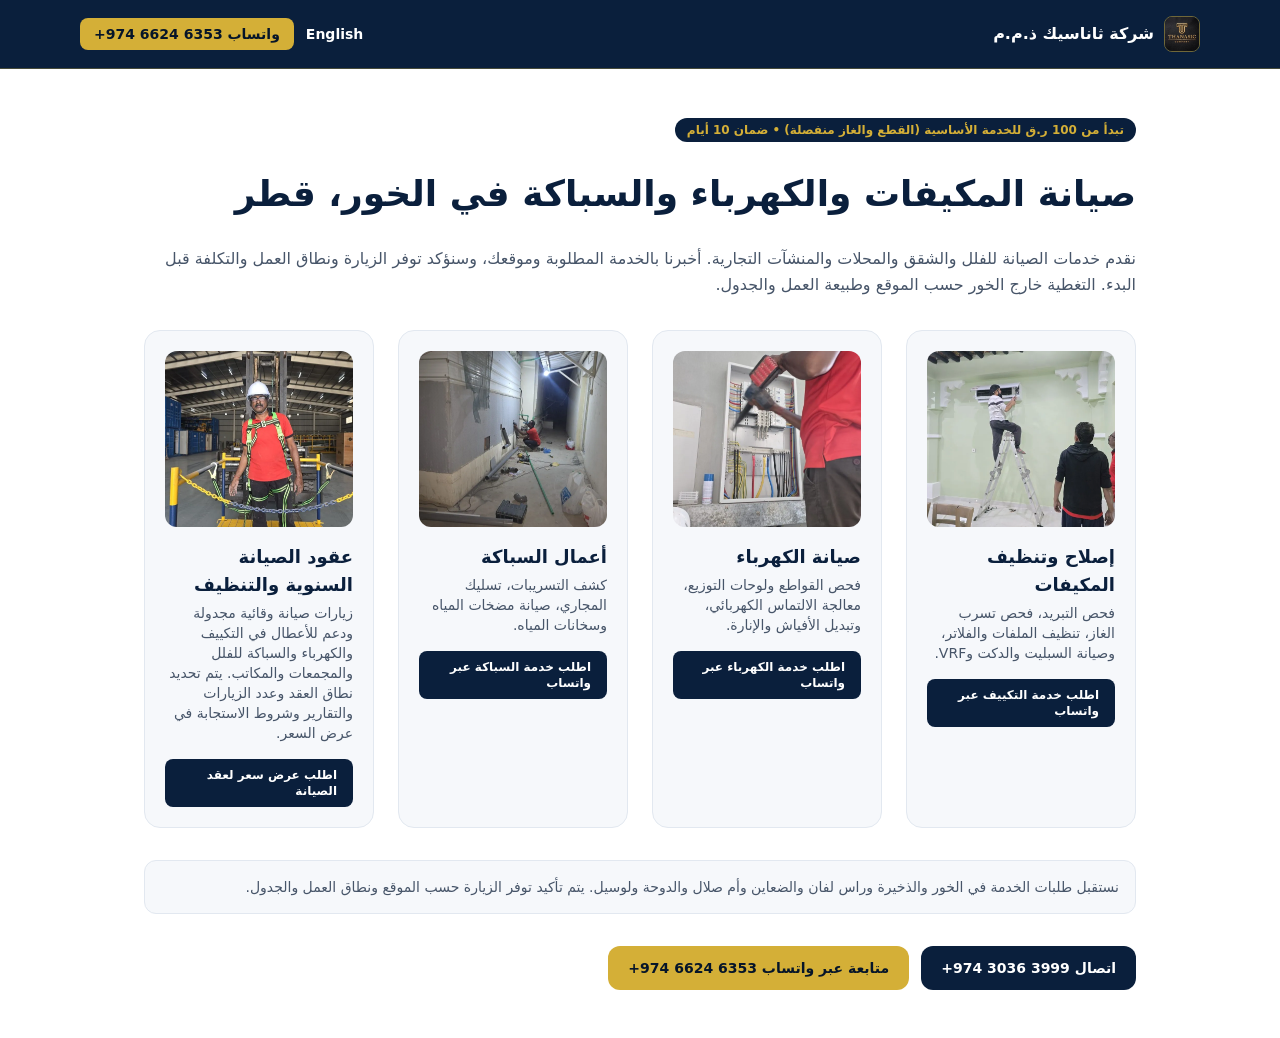
<file: ar/index.html>
<!DOCTYPE html>
<html lang="ar" dir="rtl" class="scroll-smooth">
<head>
  <meta charset="UTF-8" />
  <meta name="viewport" content="width=device-width, initial-scale=1.0" />
  <title>صيانة مكيفات وكهرباء وسباكة في الخور | شركة ثاناسيك ذ.م.م</title>
  <meta name="description" content="شركة ثاناسيك ذ.م.م في الخور، قطر: صيانة وإصلاح المكيفات والكهرباء والسباكة للفلل والشقق والمحلات. تبدأ الخدمة الأساسية من 100 ر.ق، مع تأكيد السعر قبل التنفيذ." />
  <link rel="icon" type="image/png" href="/images/logo.png" />
  <link rel="apple-touch-icon" href="/images/logo.png" />
  <link rel="canonical" href="https://thanasiccompany.vercel.app/ar/" />
  <link rel="alternate" hreflang="ar" href="https://thanasiccompany.vercel.app/ar/" />
  <link rel="alternate" hreflang="en" href="https://thanasiccompany.vercel.app/" />
  <link rel="alternate" hreflang="x-default" href="https://thanasiccompany.vercel.app/" />
  <meta property="og:type" content="website" />
  <meta property="og:locale" content="ar_QA" />
  <meta property="og:title" content="صيانة مكيفات وكهرباء وسباكة في الخور | شركة ثاناسيك ذ.م.م" />
  <meta property="og:description" content="شركة ثاناسيك ذ.م.م في الخور، قطر: صيانة وإصلاح المكيفات والكهرباء والسباكة للفلل والشقق والمحلات. تبدأ الخدمة الأساسية من 100 ر.ق، مع تأكيد السعر قبل التنفيذ." />
  <meta property="og:url" content="https://thanasiccompany.vercel.app/ar/" />
  <meta property="og:image" content="https://thanasiccompany.vercel.app/images/og-hero.jpg" />
  <meta name="twitter:card" content="summary_large_image" />
  <script type="application/ld+json">
  {
    "@context": "https://schema.org",
    "@graph": [
      {
        "@type": ["HVACBusiness", "Electrician", "Plumber"],
        "name": "شركة ثاناسيك ذ.م.م",
        "url": "https://thanasiccompany.vercel.app/ar/",
        "logo": "https://thanasiccompany.vercel.app/images/logo.png",
        "image": "https://thanasiccompany.vercel.app/images/og-hero.jpg",
        "telephone": "+97430363999",
        "priceRange": "100 QAR+",
        "address": { "@type": "PostalAddress", "streetAddress": "شارع برقة الساعي", "addressLocality": "الخور", "addressCountry": "QA" },
        "areaServed": ["الخور", "الذخيرة", "راس لفان", "الضعاين", "أم صلال", "الدوحة", "لوسيل"]
      },
      {
        "@type": "FAQPage",
        "mainEntity": [
          {
            "@type": "Question",
            "name": "كم تبدأ أسعار صيانة المكيفات والكهرباء والسباكة في الخور؟",
            "acceptedAnswer": { "@type": "Answer", "text": "تبدأ الأسعار من 100 ريال قطري للخدمة الأساسية أو الفحص (القطع والغاز تسعر بشكل منفصل) مع ضمان 10 أيام على جودة العمل." }
          },
          {
            "@type": "Question",
            "name": "هل يوجد ضمان على أعمال الصيانة والإصلاح؟",
            "acceptedAnswer": { "@type": "Answer", "text": "نعم، تشمل الخدمة ضمان 10 أيام على جودة العمل." }
          }
        ]
      }
    ]
  }
  </script>
  <link rel="stylesheet" href="../css/tailwind.css" />
  <script src="../js/analytics.js" defer></script>
</head>
<body class="bg-white text-[#0A1F3C] antialiased">
  <header class="bg-[#0A1F3C] text-white border-b border-[#D4AF37]/30">
    <div class="max-w-6xl mx-auto px-4 py-4 flex items-center justify-between gap-4">
      <a href="/ar/" class="flex items-center gap-2.5 font-extrabold">
        <img src="../images/logo.png" width="36" height="36" alt="شعار شركة ثاناسيك" class="w-9 h-9 rounded-lg object-cover border border-[#D4AF37]/50" />
        <span>شركة ثاناسيك ذ.م.م</span>
      </a>
      <div class="flex items-center gap-3 text-sm font-semibold">
        <a href="/" hreflang="en" class="hover:text-[#D4AF37]">English</a>
        <a href="https://wa.me/97466246353?text=%D9%85%D8%B1%D8%AD%D8%A8%D8%A7%20%D8%AB%D8%A7%D9%86%D8%A7%D8%B3%D9%8A%D9%83%D8%8C%20%D8%A3%D8%B1%D8%BA%D8%A8%20%D9%81%D9%8A%20%D8%B7%D9%84%D8%A8%20%D8%AE%D8%AF%D9%85%D8%A9.%20%D9%8A%D8%B1%D8%AC%D9%89%20%D8%A7%D9%84%D8%AA%D9%88%D8%A7%D8%B5%D9%84%20%D9%85%D8%B9%D9%8A." class="px-3.5 py-1.5 rounded-lg bg-[#D4AF37] text-[#061529] font-bold">واتساب <bdi dir="ltr">+974 6624 6353</bdi></a>
      </div>
    </div>
  </header>
  <main class="max-w-5xl mx-auto px-4 py-12 space-y-8">
    <span class="inline-block px-3 py-1 rounded-full bg-[#0A1F3C] text-[#D4AF37] text-xs font-bold">تبدأ من 100 ر.ق للخدمة الأساسية (القطع والغاز منفصلة) • ضمان 10 أيام</span>
    <h1 class="text-3xl sm:text-4xl font-extrabold">صيانة المكيفات والكهرباء والسباكة في الخور، قطر</h1>
    <p class="text-slate-600 text-base leading-relaxed">نقدم خدمات الصيانة للفلل والشقق والمحلات والمنشآت التجارية. أخبرنا بالخدمة المطلوبة وموقعك، وسنؤكد توفر الزيارة ونطاق العمل والتكلفة قبل البدء. التغطية خارج الخور حسب الموقع وطبيعة العمل والجدول.</p>
    <div class="grid md:grid-cols-2 lg:grid-cols-4 gap-6">
      <div class="p-5 rounded-2xl bg-[#F6F8FB] border border-slate-200">
        <img src="../images/ac-repair.webp" width="900" height="675" alt="تصليح مكيفات الخور" class="w-full h-44 object-cover rounded-xl mb-4" />
        <h2 class="font-extrabold text-lg">إصلاح وتنظيف المكيفات</h2>
        <p class="text-sm text-slate-600 mt-1">فحص التبريد، فحص تسرب الغاز، تنظيف الملفات والفلاتر، وصيانة السبليت والدكت وVRF.</p>
        <a href="https://wa.me/97466246353?text=%D8%A3%D8%B1%D8%BA%D8%A8%20%D9%81%D9%8A%20%D8%B7%D9%84%D8%A8%20%D8%AE%D8%AF%D9%85%D8%A9%20%D8%B5%D9%8A%D8%A7%D9%86%D8%A9%20%D9%85%D9%83%D9%8A%D9%81%20%D9%81%D9%8A%20%D8%A7%D9%84%D8%AE%D9%88%D8%B1.%20%D9%8A%D8%B1%D8%AC%D9%89%20%D8%A7%D9%84%D8%AA%D9%88%D8%A7%D8%B5%D9%84%20%D9%85%D8%B9%D9%8A." class="inline-block mt-4 px-4 py-2 rounded-lg bg-[#0A1F3C] text-white text-xs font-bold">اطلب خدمة التكييف عبر واتساب</a>
      </div>
      <div class="p-5 rounded-2xl bg-[#F6F8FB] border border-slate-200">
        <img src="../images/electrical-db.webp" width="750" height="1000" alt="كهربائي في الخور" class="w-full h-44 object-cover rounded-xl mb-4" />
        <h2 class="font-extrabold text-lg">صيانة الكهرباء</h2>
        <p class="text-sm text-slate-600 mt-1">فحص القواطع ولوحات التوزيع، معالجة الالتماس الكهربائي، وتبديل الأفياش والإنارة.</p>
        <a href="https://wa.me/97466246353?text=%D8%A3%D8%B1%D8%BA%D8%A8%20%D9%81%D9%8A%20%D8%B7%D9%84%D8%A8%20%D8%AE%D8%AF%D9%85%D8%A9%20%D9%83%D9%87%D8%B1%D8%A8%D8%A7%D8%A6%D9%8A%D8%A9%20%D9%81%D9%8A%20%D8%A7%D9%84%D8%AE%D9%88%D8%B1.%20%D9%8A%D8%B1%D8%AC%D9%89%20%D8%A7%D9%84%D8%AA%D9%88%D8%A7%D8%B5%D9%84%20%D9%85%D8%B9%D9%8A." class="inline-block mt-4 px-4 py-2 rounded-lg bg-[#0A1F3C] text-white text-xs font-bold">اطلب خدمة الكهرباء عبر واتساب</a>
      </div>
      <div class="p-5 rounded-2xl bg-[#F6F8FB] border border-slate-200">
        <img src="../images/plumbing-repair.webp" width="750" height="1000" alt="سباك في الخور" class="w-full h-44 object-cover rounded-xl mb-4" />
        <h2 class="font-extrabold text-lg">أعمال السباكة</h2>
        <p class="text-sm text-slate-600 mt-1">كشف التسريبات، تسليك المجاري، صيانة مضخات المياه وسخانات المياه.</p>
        <a href="https://wa.me/97466246353?text=%D8%A3%D8%B1%D8%BA%D8%A8%20%D9%81%D9%8A%20%D8%B7%D9%84%D8%A8%20%D8%AE%D8%AF%D9%85%D8%A9%20%D8%B3%D8%A8%D8%A7%D9%83%D8%A9%20%D9%81%D9%8A%20%D8%A7%D9%84%D8%AE%D9%88%D8%B1.%20%D9%8A%D8%B1%D8%AC%D9%89%20%D8%A7%D9%84%D8%AA%D9%88%D8%A7%D8%B5%D9%84%20%D9%85%D8%B9%D9%8A." class="inline-block mt-4 px-4 py-2 rounded-lg bg-[#0A1F3C] text-white text-xs font-bold">اطلب خدمة السباكة عبر واتساب</a>
      </div>
      <div class="p-5 rounded-2xl bg-[#F6F8FB] border border-slate-200">
        <img src="../images/amc-facility.webp" width="900" height="675" alt="خدمات الصيانة السنوية للمباني والمنشآت" class="w-full h-44 object-cover rounded-xl mb-4" />
        <h2 class="font-extrabold text-lg">عقود الصيانة السنوية والتنظيف</h2>
        <p class="text-sm text-slate-600 mt-1">زيارات صيانة وقائية مجدولة ودعم للأعطال في التكييف والكهرباء والسباكة للفلل والمجمعات والمكاتب. يتم تحديد نطاق العقد وعدد الزيارات والتقارير وشروط الاستجابة في عرض السعر.</p>
        <a href="https://wa.me/97466246353?text=%D8%A3%D8%B1%D8%BA%D8%A8%20%D9%81%D9%8A%20%D8%B7%D9%84%D8%A8%20%D8%B9%D8%B1%D8%B6%20%D8%B3%D8%B9%D8%B1%20%D9%84%D8%B9%D9%82%D8%AF%20%D8%B5%D9%8A%D8%A7%D9%86%D8%A9%20%D8%B3%D9%86%D9%88%D9%8A%20AMC." class="inline-block mt-4 px-4 py-2 rounded-lg bg-[#0A1F3C] text-white text-xs font-bold">اطلب عرض سعر لعقد الصيانة</a>
      </div>
    </div>
    <div class="rounded-xl bg-[#F6F8FB] border border-slate-200 p-4 text-sm text-slate-600">نستقبل طلبات الخدمة في الخور والذخيرة وراس لفان والضعاين وأم صلال والدوحة ولوسيل. يتم تأكيد توفر الزيارة حسب الموقع ونطاق العمل والجدول.</div>
    <div class="flex flex-wrap gap-3">
      <a href="tel:+97430363999" class="px-5 py-3 rounded-xl bg-[#0A1F3C] text-white font-bold text-sm">اتصال <bdi dir="ltr">+974 3036 3999</bdi></a>
      <a href="https://wa.me/97466246353?text=%D9%85%D8%B1%D8%AD%D8%A8%D8%A7%20%D8%AB%D8%A7%D9%86%D8%A7%D8%B3%D9%8A%D9%83%D8%8C%20%D8%A3%D8%B1%D8%BA%D8%A8%20%D9%81%D9%8A%20%D8%B7%D9%84%D8%A8%20%D8%AE%D8%AF%D9%85%D8%A9." class="px-5 py-3 rounded-xl bg-[#D4AF37] text-[#061529] font-bold text-sm">متابعة عبر واتساب <bdi dir="ltr">+974 6624 6353</bdi></a>
    </div>
  </main>
</body>
</html>
</file>
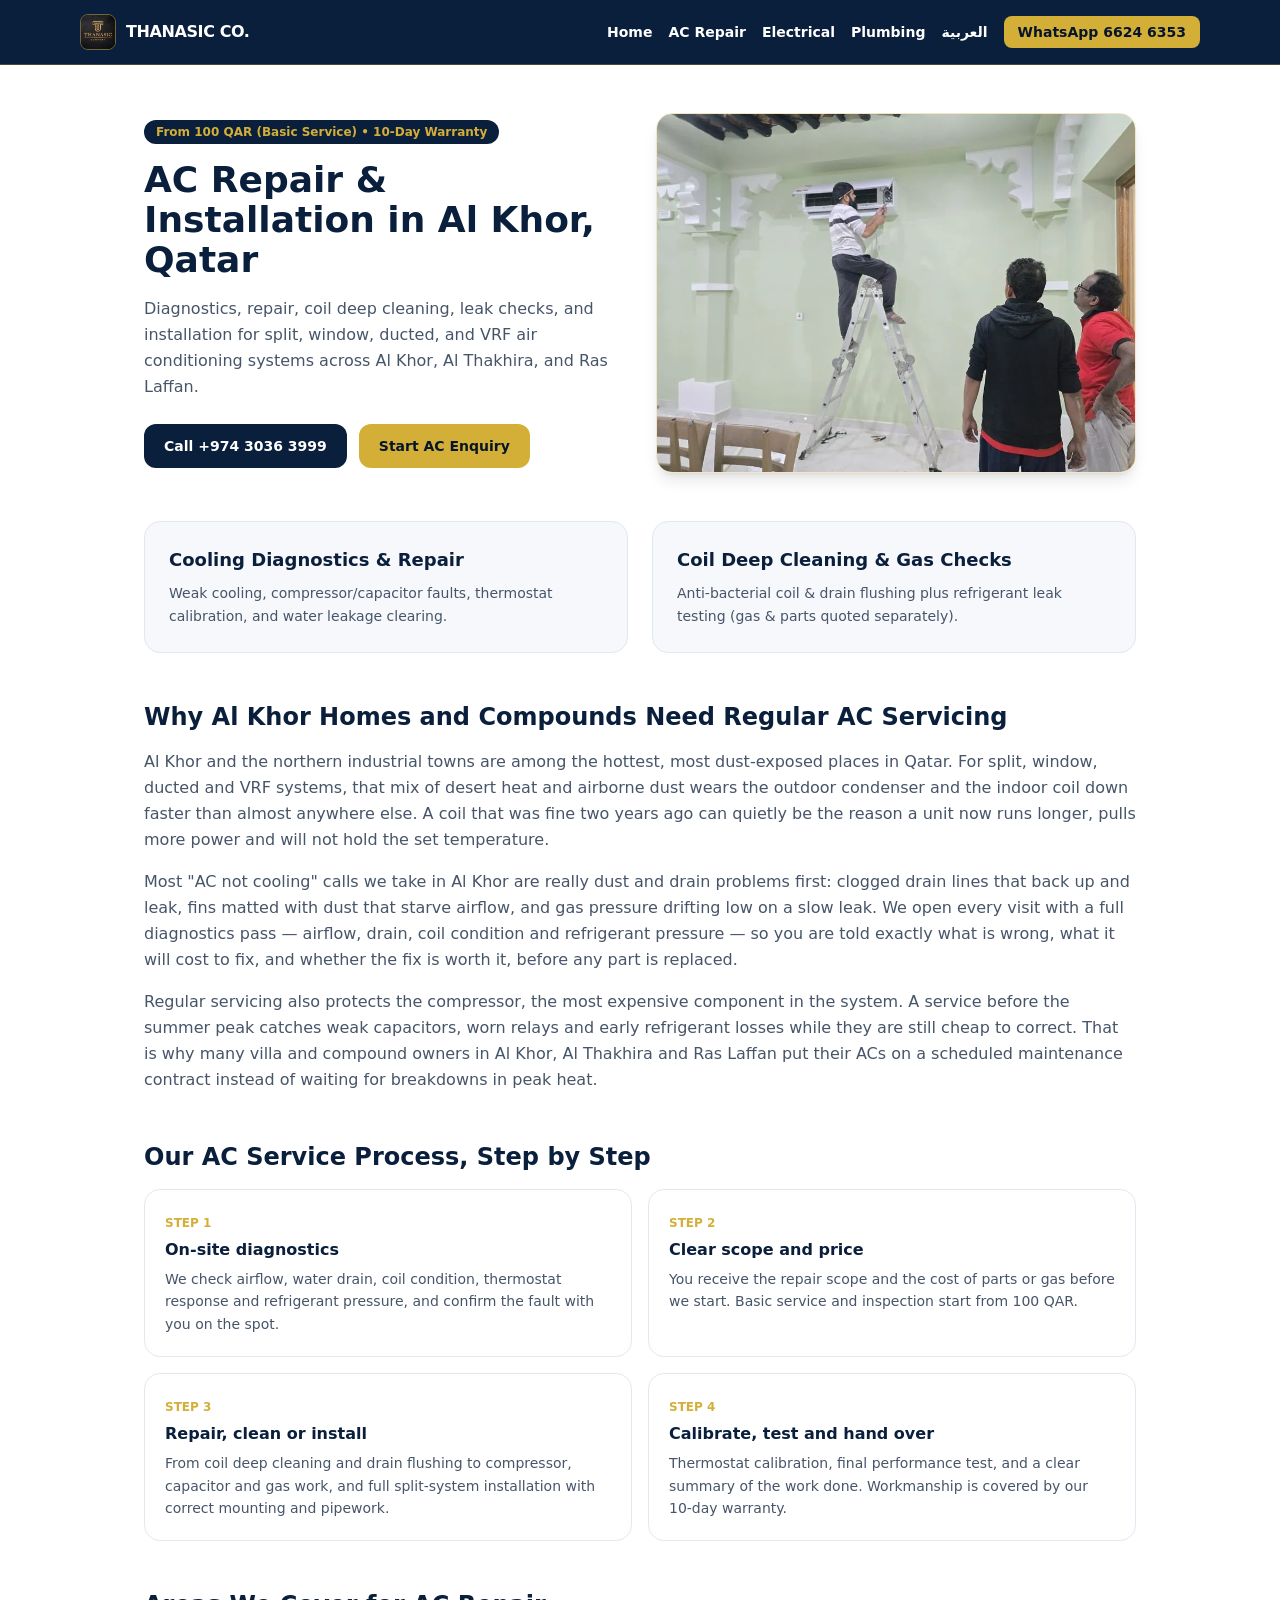
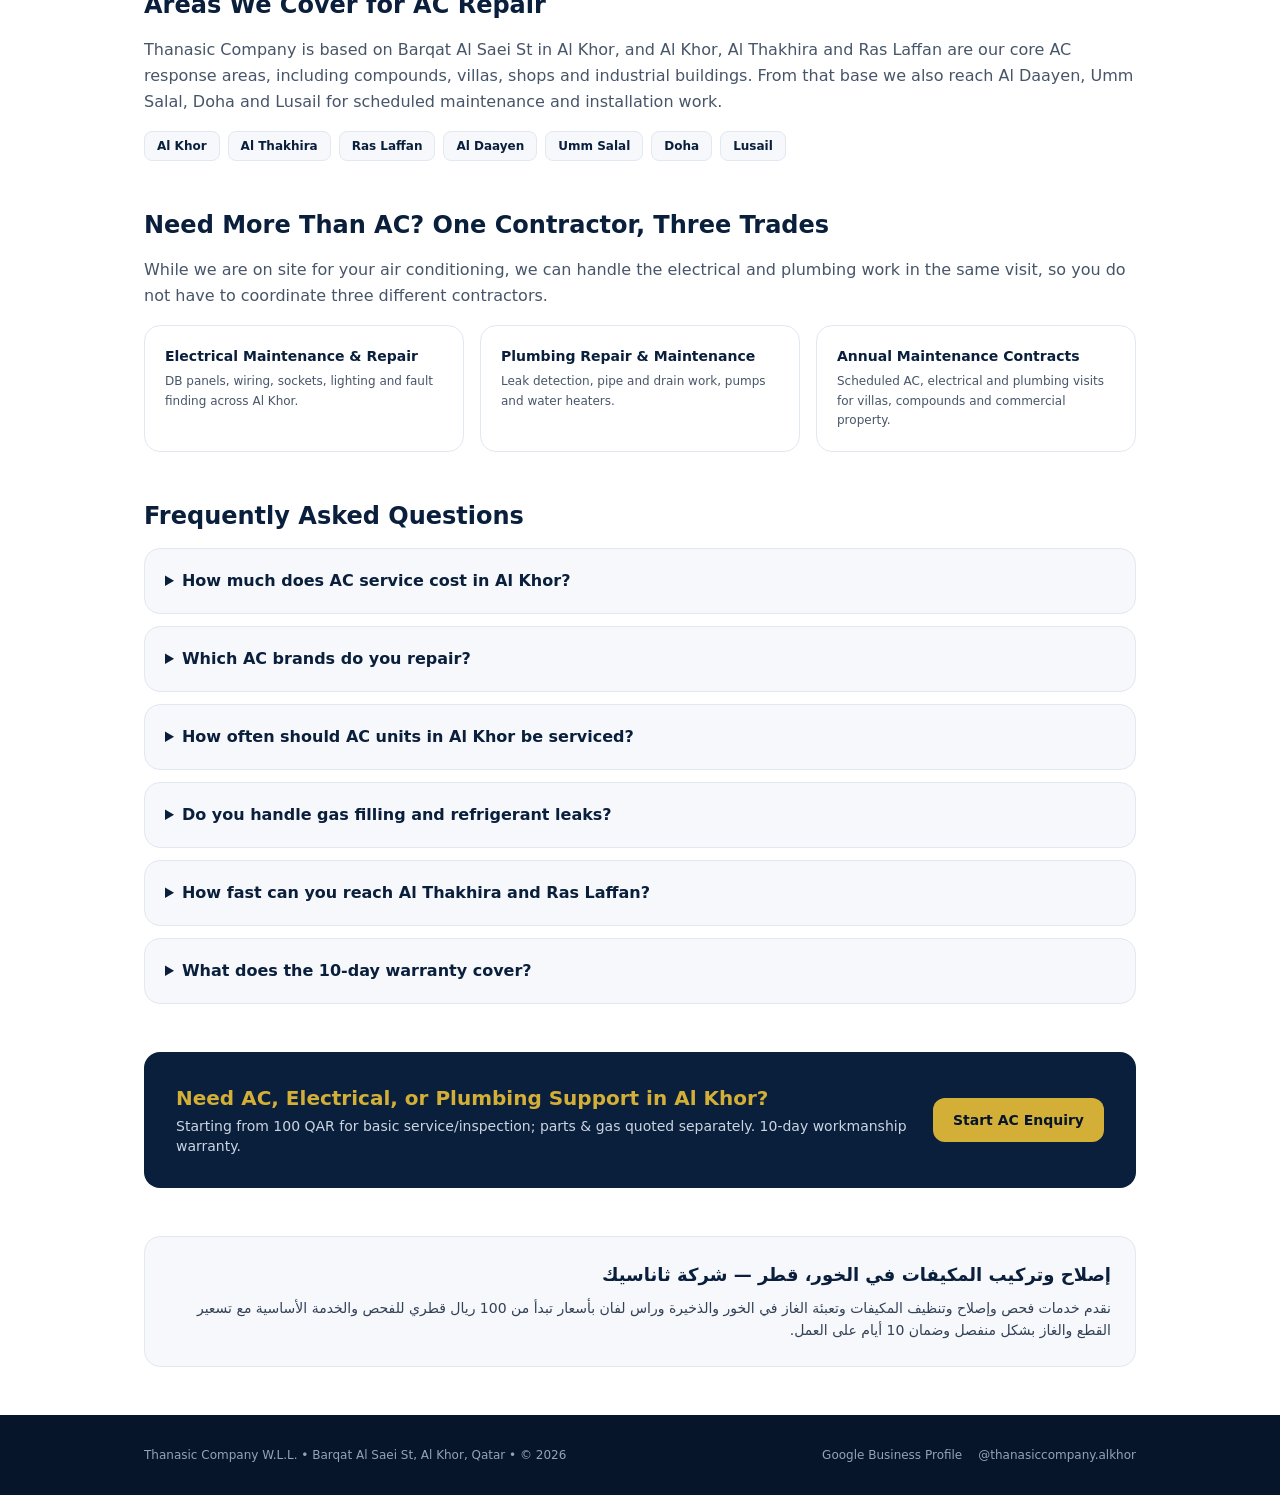
<file: ac-repair-installation-al-khor.html>
<!DOCTYPE html>
<html lang="en" dir="ltr" class="scroll-smooth">
<head>
  <meta charset="UTF-8" />
  <meta name="viewport" content="width=device-width, initial-scale=1.0" />
  <title>AC Repair &amp; Installation Al Khor | Thanasic Company W.L.L.</title>
  <meta name="description" content="AC repair, installation & coil cleaning in Al Khor from 100 QAR (basic service/inspection; parts & gas extra). 10-day workmanship warranty. Call +974 3036 3999." />
  <link rel="icon" type="image/png" href="/images/logo.png" />
  <link rel="apple-touch-icon" href="/images/logo.png" />
  <link rel="canonical" href="https://thanasiccompany.vercel.app/ac-repair-installation-al-khor.html" />
  <meta property="og:type" content="website" />
  <meta property="og:title" content="AC Repair & Installation in Al Khor | Thanasic Co." />
  <meta property="og:description" content="AC repair, installation & coil cleaning in Al Khor from 100 QAR (basic service/inspection; parts & gas extra). 10-day workmanship warranty. Call +974 3036 3999." />
  <meta property="og:url" content="https://thanasiccompany.vercel.app/ac-repair-installation-al-khor.html" />
  <meta property="og:image" content="https://thanasiccompany.vercel.app/images/og-ac.jpg" />
  <meta name="twitter:card" content="summary_large_image" />
  <script type="application/ld+json">
  {
    "@context": "https://schema.org",
    "@graph": [
      {
        "@type": "HVACBusiness",
        "name": "Thanasic Company W.L.L.",
        "url": "https://thanasiccompany.vercel.app/ac-repair-installation-al-khor.html",
        "logo": "https://thanasiccompany.vercel.app/images/logo.png",
        "image": "https://thanasiccompany.vercel.app/images/og-ac.jpg",
        "telephone": "+97430363999",
        "priceRange": "100 QAR+",
        "address": { "@type": "PostalAddress", "streetAddress": "Barqat Al Saei St", "addressLocality": "Al Khor", "addressCountry": "QA" },
        "areaServed": ["Al Khor", "Al Thakhira", "Ras Laffan", "Al Daayen", "Umm Salal", "Doha", "Lusail"]
      },
      {
        "@type": "BreadcrumbList",
        "itemListElement": [
          {"@type": "ListItem", "position": 1, "name": "Home", "item": "https://thanasiccompany.vercel.app/"},
          {"@type": "ListItem", "position": 2, "name": "AC Repair & Installation Al Khor", "item": "https://thanasiccompany.vercel.app/ac-repair-installation-al-khor.html"}
        ]
      },
      {
        "@type": "FAQPage",
        "mainEntity": [
          {"@type":"Question","name":"How much does AC service cost in Al Khor?","acceptedAnswer":{"@type":"Answer","text":"Basic AC service or inspection starts from 100 QAR; refrigerant gas top-ups and spare parts are quoted separately upfront."}},
          {"@type":"Question","name":"Which AC brands do you repair?","acceptedAnswer":{"@type":"Answer","text":"We service Daikin, LG, Samsung, Mitsubishi, Carrier, Trane, York, Gree, and O General."}},
          {"@type":"Question","name":"How often should AC units in Al Khor be serviced?","acceptedAnswer":{"@type":"Answer","text":"In the Al Khor heat, one full deep-clean and check before the summer peak and one after it is ideal. Villas and compounds with multiple split units benefit from an annual maintenance contract (AMC) with scheduled visits."}},
          {"@type":"Question","name":"Do you handle both cooling and gas filling?","acceptedAnswer":{"@type":"Answer","text":"Yes. We run refrigerant leak tests, top up gas (R410, R22 and others) where the system is losing charge, and verify pressures after the fill. Gas and parts are always quoted before work begins."}},
          {"@type":"Question","name":"How fast can you reach Al Thakhira and Ras Laffan?","acceptedAnswer":{"@type":"Answer","text":"We are based on Barqat Al Saei St in Al Khor, so Al Thakhira, Ras Laffan and the industrial zone are our core response area. Call +974 3036 3999 or WhatsApp +974 6624 6353 to confirm the earliest slot."}},
          {"@type":"Question","name":"What does the 10-day warranty cover?","acceptedAnswer":{"@type":"Answer","text":"The warranty covers the workmanship of the service itself: if the same fault reappears within 10 days of our visit we return and correct it free of charge. Spare parts and gas fills are quoted and guaranteed separately."}}
        ]
      }
    ]
  }
  </script>
  <link rel="stylesheet" href="css/tailwind.css" />
  <script src="js/analytics.js" defer></script>
</head>
<body class="bg-white text-[#0A1F3C] antialiased">
  <header class="bg-[#0A1F3C] text-white border-b border-[#D4AF37]/30 sticky top-0 z-40">
    <div class="max-w-6xl mx-auto px-4 py-3.5 flex flex-wrap items-center justify-between gap-4">
      <a href="/" class="flex items-center gap-2.5 font-extrabold tracking-tight">
        <img src="/images/logo.png" width="36" height="36" alt="Thanasic Company Logo" class="w-9 h-9 rounded-lg object-cover border border-[#D4AF37]/50" />
        <span>THANASIC CO.</span>
      </a>
      <nav class="flex flex-wrap items-center gap-4 text-sm font-semibold">
        <a href="/" class="hover:text-[#D4AF37]">Home</a>
        <a href="/ac-repair-installation-al-khor.html" class="hover:text-[#D4AF37]">AC Repair</a>
        <a href="/electrical-services-al-khor.html" class="hover:text-[#D4AF37]">Electrical</a>
        <a href="/plumbing-services-al-khor.html" class="hover:text-[#D4AF37]">Plumbing</a>
        <a href="/ar/" class="hover:text-[#D4AF37]">العربية</a>
        <a href="https://wa.me/97466246353" class="px-3.5 py-1.5 rounded-lg bg-[#D4AF37] text-[#061529] font-bold">WhatsApp 6624 6353</a>
      </nav>
    </div>
  </header>

  <main class="max-w-5xl mx-auto px-4 py-12 space-y-12">
    <section class="grid md:grid-cols-2 gap-8 items-center">
      <div class="space-y-4">
        <span class="inline-block px-3 py-1 rounded-full bg-[#0A1F3C] text-[#D4AF37] text-xs font-bold">From 100 QAR (Basic Service) • 10-Day Warranty</span>
        <h1 class="text-3xl sm:text-4xl font-extrabold leading-tight">AC Repair &amp; Installation in Al Khor, Qatar</h1>
        <p class="text-slate-600 leading-relaxed">Diagnostics, repair, coil deep cleaning, leak checks, and installation for split, window, ducted, and VRF air conditioning systems across Al Khor, Al Thakhira, and Ras Laffan.</p>
        <div class="flex flex-wrap gap-3 pt-2">
          <a href="tel:+97430363999" class="px-5 py-3 rounded-xl bg-[#0A1F3C] text-white font-bold text-sm">Call +974 3036 3999</a>
          <a href="/book-service.html?service=AC%20Repair%20%26%20Maintenance&amp;area=Al%20Khor" class="px-5 py-3 rounded-xl bg-[#D4AF37] text-[#061529] font-bold text-sm">Start AC Enquiry</a>
        </div>
      </div>
      <img src="/images/ac-repair.webp" width="900" height="675" alt="Thanasic technicians servicing a split air conditioner in Al Khor" class="w-full rounded-2xl border border-[#D4AF37]/30 shadow-lg object-cover aspect-[4/3]" />
    </section>

    <section class="grid sm:grid-cols-2 gap-6">
      <div class="p-6 rounded-2xl bg-[#F6F8FB] border border-slate-200">
        <h2 class="text-lg font-extrabold text-[#0A1F3C]">Cooling Diagnostics &amp; Repair</h2>
        <p class="text-sm text-slate-600 mt-2 leading-relaxed">Weak cooling, compressor/capacitor faults, thermostat calibration, and water leakage clearing.</p>
      </div>
      <div class="p-6 rounded-2xl bg-[#F6F8FB] border border-slate-200">
        <h2 class="text-lg font-extrabold text-[#0A1F3C]">Coil Deep Cleaning &amp; Gas Checks</h2>
        <p class="text-sm text-slate-600 mt-2 leading-relaxed">Anti-bacterial coil &amp; drain flushing plus refrigerant leak testing (gas &amp; parts quoted separately).</p>
      </div>
    </section>

    <section class="space-y-4">
      <h2 class="text-2xl font-extrabold">Why Al Khor Homes and Compounds Need Regular AC Servicing</h2>
      <div class="space-y-4 text-slate-600 leading-relaxed">
        <p>Al Khor and the northern industrial towns are among the hottest, most dust-exposed places in Qatar. For split, window, ducted and VRF systems, that mix of desert heat and airborne dust wears the outdoor condenser and the indoor coil down faster than almost anywhere else. A coil that was fine two years ago can quietly be the reason a unit now runs longer, pulls more power and will not hold the set temperature.</p>
        <p>Most "AC not cooling" calls we take in Al Khor are really dust and drain problems first: clogged drain lines that back up and leak, fins matted with dust that starve airflow, and gas pressure drifting low on a slow leak. We open every visit with a full diagnostics pass — airflow, drain, coil condition and refrigerant pressure — so you are told exactly what is wrong, what it will cost to fix, and whether the fix is worth it, before any part is replaced.</p>
        <p>Regular servicing also protects the compressor, the most expensive component in the system. A service before the summer peak catches weak capacitors, worn relays and early refrigerant losses while they are still cheap to correct. That is why many villa and compound owners in Al Khor, Al Thakhira and Ras Laffan put their ACs on a scheduled maintenance contract instead of waiting for breakdowns in peak heat.</p>
      </div>
    </section>

    <section class="space-y-4">
      <h2 class="text-2xl font-extrabold">Our AC Service Process, Step by Step</h2>
      <div class="grid sm:grid-cols-2 gap-4">
        <div class="p-5 rounded-2xl border border-slate-200">
          <span class="text-xs font-bold text-[#D4AF37]">STEP 1</span>
          <h3 class="font-extrabold text-[#0A1F3C] mt-1">On-site diagnostics</h3>
          <p class="text-sm text-slate-600 mt-1.5 leading-relaxed">We check airflow, water drain, coil condition, thermostat response and refrigerant pressure, and confirm the fault with you on the spot.</p>
        </div>
        <div class="p-5 rounded-2xl border border-slate-200">
          <span class="text-xs font-bold text-[#D4AF37]">STEP 2</span>
          <h3 class="font-extrabold text-[#0A1F3C] mt-1">Clear scope and price</h3>
          <p class="text-sm text-slate-600 mt-1.5 leading-relaxed">You receive the repair scope and the cost of parts or gas before we start. Basic service and inspection start from 100 QAR.</p>
        </div>
        <div class="p-5 rounded-2xl border border-slate-200">
          <span class="text-xs font-bold text-[#D4AF37]">STEP 3</span>
          <h3 class="font-extrabold text-[#0A1F3C] mt-1">Repair, clean or install</h3>
          <p class="text-sm text-slate-600 mt-1.5 leading-relaxed">From coil deep cleaning and drain flushing to compressor, capacitor and gas work, and full split-system installation with correct mounting and pipework.</p>
        </div>
        <div class="p-5 rounded-2xl border border-slate-200">
          <span class="text-xs font-bold text-[#D4AF37]">STEP 4</span>
          <h3 class="font-extrabold text-[#0A1F3C] mt-1">Calibrate, test and hand over</h3>
          <p class="text-sm text-slate-600 mt-1.5 leading-relaxed">Thermostat calibration, final performance test, and a clear summary of the work done. Workmanship is covered by our 10-day warranty.</p>
        </div>
      </div>
    </section>

    <section class="space-y-4">
      <h2 class="text-2xl font-extrabold">Areas We Cover for AC Repair</h2>
      <div class="space-y-4 text-slate-600 leading-relaxed">
        <p>Thanasic Company is based on Barqat Al Saei St in Al Khor, and Al Khor, Al Thakhira and Ras Laffan are our core AC response areas, including compounds, villas, shops and industrial buildings. From that base we also reach Al Daayen, Umm Salal, Doha and Lusail for scheduled maintenance and installation work.</p>
        <div class="flex flex-wrap gap-2">
          <span class="px-3 py-1.5 rounded-lg bg-[#F6F8FB] border border-slate-200 text-xs font-semibold text-[#0A1F3C]">Al Khor</span>
          <span class="px-3 py-1.5 rounded-lg bg-[#F6F8FB] border border-slate-200 text-xs font-semibold text-[#0A1F3C]">Al Thakhira</span>
          <span class="px-3 py-1.5 rounded-lg bg-[#F6F8FB] border border-slate-200 text-xs font-semibold text-[#0A1F3C]">Ras Laffan</span>
          <span class="px-3 py-1.5 rounded-lg bg-[#F6F8FB] border border-slate-200 text-xs font-semibold text-[#0A1F3C]">Al Daayen</span>
          <span class="px-3 py-1.5 rounded-lg bg-[#F6F8FB] border border-slate-200 text-xs font-semibold text-[#0A1F3C]">Umm Salal</span>
          <span class="px-3 py-1.5 rounded-lg bg-[#F6F8FB] border border-slate-200 text-xs font-semibold text-[#0A1F3C]">Doha</span>
          <span class="px-3 py-1.5 rounded-lg bg-[#F6F8FB] border border-slate-200 text-xs font-semibold text-[#0A1F3C]">Lusail</span>
        </div>
      </div>
    </section>

    <section class="space-y-4">
      <h2 class="text-2xl font-extrabold">Need More Than AC? One Contractor, Three Trades</h2>
      <p class="text-slate-600 leading-relaxed">While we are on site for your air conditioning, we can handle the electrical and plumbing work in the same visit, so you do not have to coordinate three different contractors.</p>
      <div class="grid sm:grid-cols-3 gap-4">
        <a href="/electrical-services-al-khor.html" class="p-5 rounded-2xl border border-slate-200 hover:border-[#D4AF37]/50 transition-colors block">
          <h3 class="font-extrabold text-[#0A1F3C] text-sm">Electrical Maintenance &amp; Repair</h3>
          <p class="text-xs text-slate-600 mt-1.5 leading-relaxed">DB panels, wiring, sockets, lighting and fault finding across Al Khor.</p>
        </a>
        <a href="/plumbing-services-al-khor.html" class="p-5 rounded-2xl border border-slate-200 hover:border-[#D4AF37]/50 transition-colors block">
          <h3 class="font-extrabold text-[#0A1F3C] text-sm">Plumbing Repair &amp; Maintenance</h3>
          <p class="text-xs text-slate-600 mt-1.5 leading-relaxed">Leak detection, pipe and drain work, pumps and water heaters.</p>
        </a>
        <a href="/amc-commercial-maintenance-qatar.html" class="p-5 rounded-2xl border border-slate-200 hover:border-[#D4AF37]/50 transition-colors block">
          <h3 class="font-extrabold text-[#0A1F3C] text-sm">Annual Maintenance Contracts</h3>
          <p class="text-xs text-slate-600 mt-1.5 leading-relaxed">Scheduled AC, electrical and plumbing visits for villas, compounds and commercial property.</p>
        </a>
      </div>
    </section>

    <section class="space-y-4">
      <h2 class="text-2xl font-extrabold">Frequently Asked Questions</h2>
      <div class="space-y-3">
      <details class="rounded-2xl border border-slate-200 bg-[#F6F8FB] p-5">
        <summary class="font-bold text-[#0A1F3C] cursor-pointer">How much does AC service cost in Al Khor?</summary>
        <p class="text-sm text-slate-600 mt-2 leading-relaxed">Basic AC service or inspection starts from 100 QAR; refrigerant gas top-ups and spare parts are quoted separately upfront.</p>
      </details>
      <details class="rounded-2xl border border-slate-200 bg-[#F6F8FB] p-5">
        <summary class="font-bold text-[#0A1F3C] cursor-pointer">Which AC brands do you repair?</summary>
        <p class="text-sm text-slate-600 mt-2 leading-relaxed">We service Daikin, LG, Samsung, Mitsubishi, Carrier, Trane, York, Gree, and O General.</p>
      </details>
      <details class="rounded-2xl border border-slate-200 bg-[#F6F8FB] p-5">
        <summary class="font-bold text-[#0A1F3C] cursor-pointer">How often should AC units in Al Khor be serviced?</summary>
        <p class="text-sm text-slate-600 mt-2 leading-relaxed">In the Al Khor heat, one full deep-clean and check before the summer peak and one after it is ideal. Villas and compounds with multiple split units benefit from an annual maintenance contract with scheduled visits.</p>
      </details>
      <details class="rounded-2xl border border-slate-200 bg-[#F6F8FB] p-5">
        <summary class="font-bold text-[#0A1F3C] cursor-pointer">Do you handle gas filling and refrigerant leaks?</summary>
        <p class="text-sm text-slate-600 mt-2 leading-relaxed">Yes. We run refrigerant leak tests, top up gas where the system is losing charge, and verify pressures after the fill. Gas and parts are always quoted before work begins.</p>
      </details>
      <details class="rounded-2xl border border-slate-200 bg-[#F6F8FB] p-5">
        <summary class="font-bold text-[#0A1F3C] cursor-pointer">How fast can you reach Al Thakhira and Ras Laffan?</summary>
        <p class="text-sm text-slate-600 mt-2 leading-relaxed">We are based on Barqat Al Saei St in Al Khor, so Al Thakhira, Ras Laffan and the industrial zone are our core response area. Call +974 3036 3999 or WhatsApp +974 6624 6353 to confirm the earliest slot.</p>
      </details>
      <details class="rounded-2xl border border-slate-200 bg-[#F6F8FB] p-5">
        <summary class="font-bold text-[#0A1F3C] cursor-pointer">What does the 10-day warranty cover?</summary>
        <p class="text-sm text-slate-600 mt-2 leading-relaxed">The warranty covers the workmanship of the service itself: if the same fault reappears within 10 days of our visit we return and correct it free of charge. Spare parts and gas fills are quoted and guaranteed separately.</p>
      </details>
      </div>
    </section>

    <section class="rounded-2xl bg-[#0A1F3C] text-white p-6 sm:p-8 flex flex-col sm:flex-row sm:items-center justify-between gap-4">
      <div>
        <h2 class="text-xl font-extrabold text-[#D4AF37]">Need AC, Electrical, or Plumbing Support in Al Khor?</h2>
        <p class="text-sm text-slate-300 mt-1">Starting from 100 QAR for basic service/inspection; parts &amp; gas quoted separately. 10-day workmanship warranty.</p>
      </div>
      <a href="/book-service.html?service=AC%20Repair%20%26%20Maintenance&amp;area=Al%20Khor" class="shrink-0 px-5 py-3 rounded-xl bg-[#D4AF37] text-[#061529] font-bold text-sm">Start AC Enquiry</a>
    </section>

    <section dir="rtl" class="p-6 rounded-2xl bg-[#F6F8FB] border border-slate-200">
      <h2 class="text-lg font-bold text-[#0A1F3C]">إصلاح وتركيب المكيفات في الخور، قطر — شركة ثاناسيك</h2>
      <p class="text-sm text-slate-700 mt-2 leading-relaxed">نقدم خدمات فحص وإصلاح وتنظيف المكيفات وتعبئة الغاز في الخور والذخيرة وراس لفان بأسعار تبدأ من 100 ريال قطري للفحص والخدمة الأساسية مع تسعير القطع والغاز بشكل منفصل وضمان 10 أيام على العمل.</p>
    </section>
  </main>

  <footer class="bg-[#061529] text-slate-400 py-8 text-xs">
    <div class="max-w-5xl mx-auto px-4 flex flex-wrap items-center justify-between gap-4">
      <span>Thanasic Company W.L.L. • Barqat Al Saei St, Al Khor, Qatar • © 2026</span>
      <div class="flex flex-wrap gap-4">
        <a href="https://www.google.com/maps/place/?q=place_id:ChIJw0tenz35RT4Rv45BAppOD28" class="hover:text-white">Google Business Profile</a>
        <a href="https://www.instagram.com/thanasiccompany.alkhor/" class="hover:text-white">@thanasiccompany.alkhor</a>
      </div>
    </div>
  </footer>
</body>
</html>
</file>
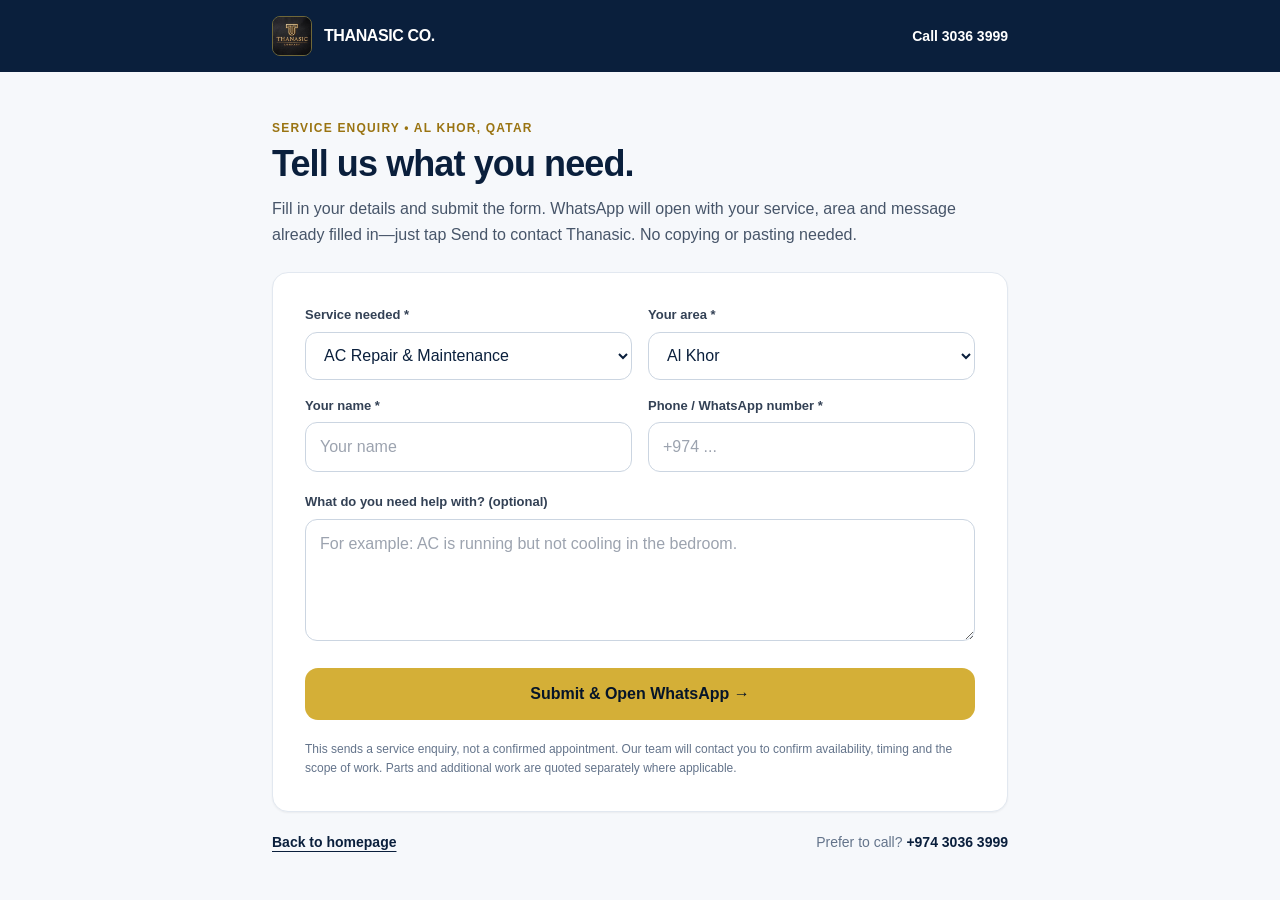
<file: book-service.html>
<!DOCTYPE html>
<html lang="en" dir="ltr">
<head>
  <meta charset="UTF-8" />
  <meta name="viewport" content="width=device-width, initial-scale=1.0" />
  <meta name="theme-color" content="#0A1F3C" />
  <title>Send a Service Enquiry | Thanasic Company W.L.L.</title>
  <meta name="description" content="Choose your service and area, add a few details and send your enquiry to Thanasic Company on WhatsApp." />
  <link rel="canonical" href="https://thanasiccompany.vercel.app/book-service.html" />
<meta property="og:type" content="website" />
  <meta property="og:title" content="Send a Service Enquiry | Thanasic Company W.L.L." />
  <meta property="og:description" content="Choose your service and area, add a few details and send your enquiry to Thanasic Company on WhatsApp." />
  <meta property="og:url" content="https://thanasiccompany.vercel.app/book-service.html" />
  <meta property="og:image" content="https://thanasiccompany.vercel.app/images/og-hero.jpg" />
  <meta name="twitter:card" content="summary_large_image" />

  <link rel="icon" type="image/png" href="/images/logo.png" />
  <link rel="apple-touch-icon" href="/images/logo.png" />
  <link rel="stylesheet" href="css/tailwind.css" />
  <script src="js/analytics.js" defer></script>
  <style>
    :root { color-scheme: light; }
    * { box-sizing: border-box; }
    body { font-family: Inter, Arial, sans-serif; margin: 0; background: #f6f8fb; color: #0a1f3c; }
    .field { width: 100%; min-height: 48px; border: 1px solid #cbd5e1; border-radius: 12px; padding: 12px 14px; background: #fff; color: #0a1f3c; font-size: 16px; }
    .field:focus { outline: 3px solid rgba(212,175,55,.24); border-color: #c59b27; }
    label { display: block; margin-bottom: 7px; font-size: 13px; font-weight: 700; color: #334155; }
    .primary { min-height: 52px; width: 100%; border-radius: 13px; background: #d4af37; color: #061529; font-weight: 800; padding: 14px 18px; }
    .primary:focus-visible, a:focus-visible { outline: 3px solid #d4af37; outline-offset: 3px; }
    @media (min-width: 640px) { .form-grid { display: grid; grid-template-columns: 1fr 1fr; gap: 16px; } }
  </style>
</head>
<body>
  <header class="bg-[#0A1F3C] text-white">
    <div class="max-w-3xl mx-auto px-4 py-4 flex items-center justify-between gap-3">
      <a href="/" class="flex items-center gap-3 font-extrabold tracking-tight">
        <img src="/images/logo.png" width="40" height="40" alt="Thanasic Company logo" class="rounded-lg border border-[#D4AF37]/50" />
        <span>THANASIC CO.</span>
      </a>
      <a href="tel:+97430363999" class="text-sm font-bold whitespace-nowrap">Call 3036 3999</a>
    </div>
  </header>

  <main class="max-w-3xl mx-auto px-4 py-8 sm:py-12">
    <div class="mb-6">
      <p class="text-xs font-extrabold uppercase tracking-widest text-[#9a7412]">Service enquiry • Al Khor, Qatar</p>
      <h1 class="text-3xl sm:text-4xl font-extrabold tracking-tight mt-2">Tell us what you need.</h1>
      <p class="text-slate-600 mt-3 leading-relaxed">Fill in your details and submit the form. WhatsApp will open with your service, area and message already filled in—just tap Send to contact Thanasic. No copying or pasting needed.</p>
    </div>

    <section class="bg-white rounded-2xl border border-slate-200 shadow-sm p-5 sm:p-8">
      <form id="enquiryForm" class="space-y-5">
        <div class="form-grid space-y-5 sm:space-y-0">
          <div>
            <label for="service">Service needed *</label>
            <select id="service" name="service" class="field" required>
              <option value="AC Repair &amp; Maintenance">AC Repair &amp; Maintenance</option>
              <option value="AC Installation / Gas Refilling">AC Installation / Gas Refilling</option>
              <option value="Electrical Maintenance &amp; Repair">Electrical Maintenance &amp; Repair</option>
              <option value="Plumbing Repair &amp; Maintenance">Plumbing Repair &amp; Maintenance</option>
              <option value="AC &amp; Property Deep Cleaning">AC &amp; Property Deep Cleaning</option>
              <option value="AMC / Commercial Maintenance">AMC / Commercial Maintenance</option>
            </select>
          </div>
          <div>
            <label for="area">Your area *</label>
            <select id="area" name="area" class="field" required>
              <option value="Al Khor">Al Khor</option>
              <option value="Al Thakhira">Al Thakhira</option>
              <option value="Ras Laffan">Ras Laffan</option>
              <option value="Al Daayen &amp; Umm Salal">Al Daayen &amp; Umm Salal</option>
              <option value="Doha &amp; Lusail">Doha &amp; Lusail</option>
            </select>
          </div>
          <div>
            <label for="name">Your name *</label>
            <input id="name" name="name" class="field" type="text" autocomplete="name" placeholder="Your name" required />
          </div>
          <div>
            <label for="phone">Phone / WhatsApp number *</label>
            <input id="phone" name="phone" class="field" type="tel" inputmode="tel" autocomplete="tel" placeholder="+974 ..." required />
          </div>
        </div>
        <div>
          <label for="details">What do you need help with? (optional)</label>
          <textarea id="details" name="details" class="field" rows="4" style="min-height:110px;resize:vertical" placeholder="For example: AC is running but not cooling in the bedroom."></textarea>
        </div>
        <button type="submit" class="primary">Submit &amp; Open WhatsApp <span aria-hidden="true">→</span></button>
        <p class="text-xs leading-relaxed text-slate-500">This sends a service enquiry, not a confirmed appointment. Our team will contact you to confirm availability, timing and the scope of work. Parts and additional work are quoted separately where applicable.</p>
      </form>
    </section>

    <div class="mt-5 flex flex-col sm:flex-row sm:items-center sm:justify-between gap-3 text-sm">
      <a href="/" class="font-semibold text-[#0A1F3C] underline underline-offset-4">Back to homepage</a>
      <p class="text-slate-500">Prefer to call? <a href="tel:+97430363999" class="font-bold text-[#0A1F3C]">+974 3036 3999</a></p>
    </div>
  </main>

  <script>
    const serviceOptions = Array.from(document.getElementById('service').options).map(option => option.value);
    const areaOptions = Array.from(document.getElementById('area').options).map(option => option.value);
    const params = new URLSearchParams(window.location.search);
    const requestedService = params.get('service');
    const requestedArea = params.get('area');
    if (serviceOptions.includes(requestedService)) document.getElementById('service').value = requestedService;
    if (areaOptions.includes(requestedArea)) document.getElementById('area').value = requestedArea;

    document.getElementById('enquiryForm').addEventListener('submit', function (event) {
      event.preventDefault();
      if (!this.reportValidity()) return;
      const name = document.getElementById('name').value.trim();
      const phone = document.getElementById('phone').value.trim();
      const service = document.getElementById('service').value;
      const area = document.getElementById('area').value;
      const details = document.getElementById('details').value.trim() || 'Please contact me to discuss the issue and availability.';
      const message = [
        'Hello Thanasic Company, I would like to make a service enquiry.',
        'Name: ' + name,
        'Phone: ' + phone,
        'Service: ' + service,
        'Area: ' + area,
        'Details: ' + details
      ].join('\n');
      window.location.href = 'https://wa.me/97466246353?text=' + encodeURIComponent(message);
    });
  </script>
</body>
</html>
</file>
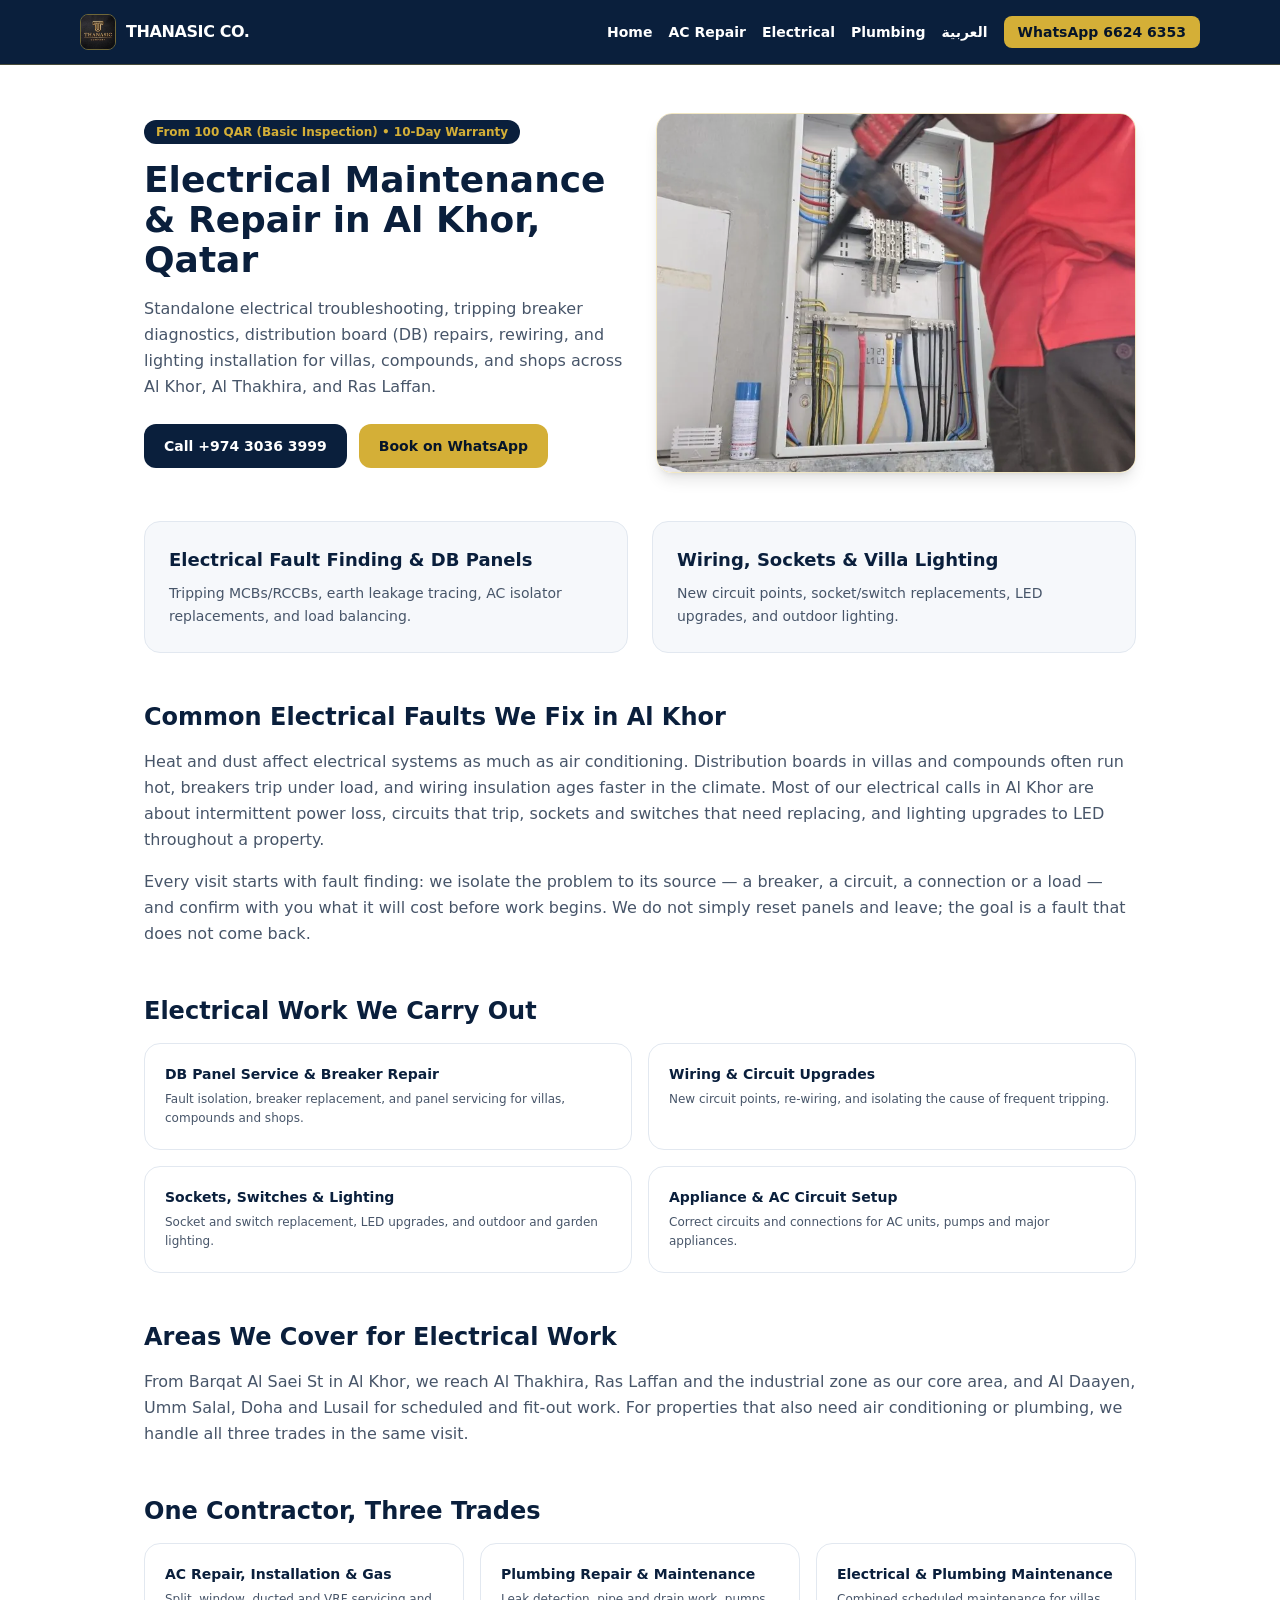
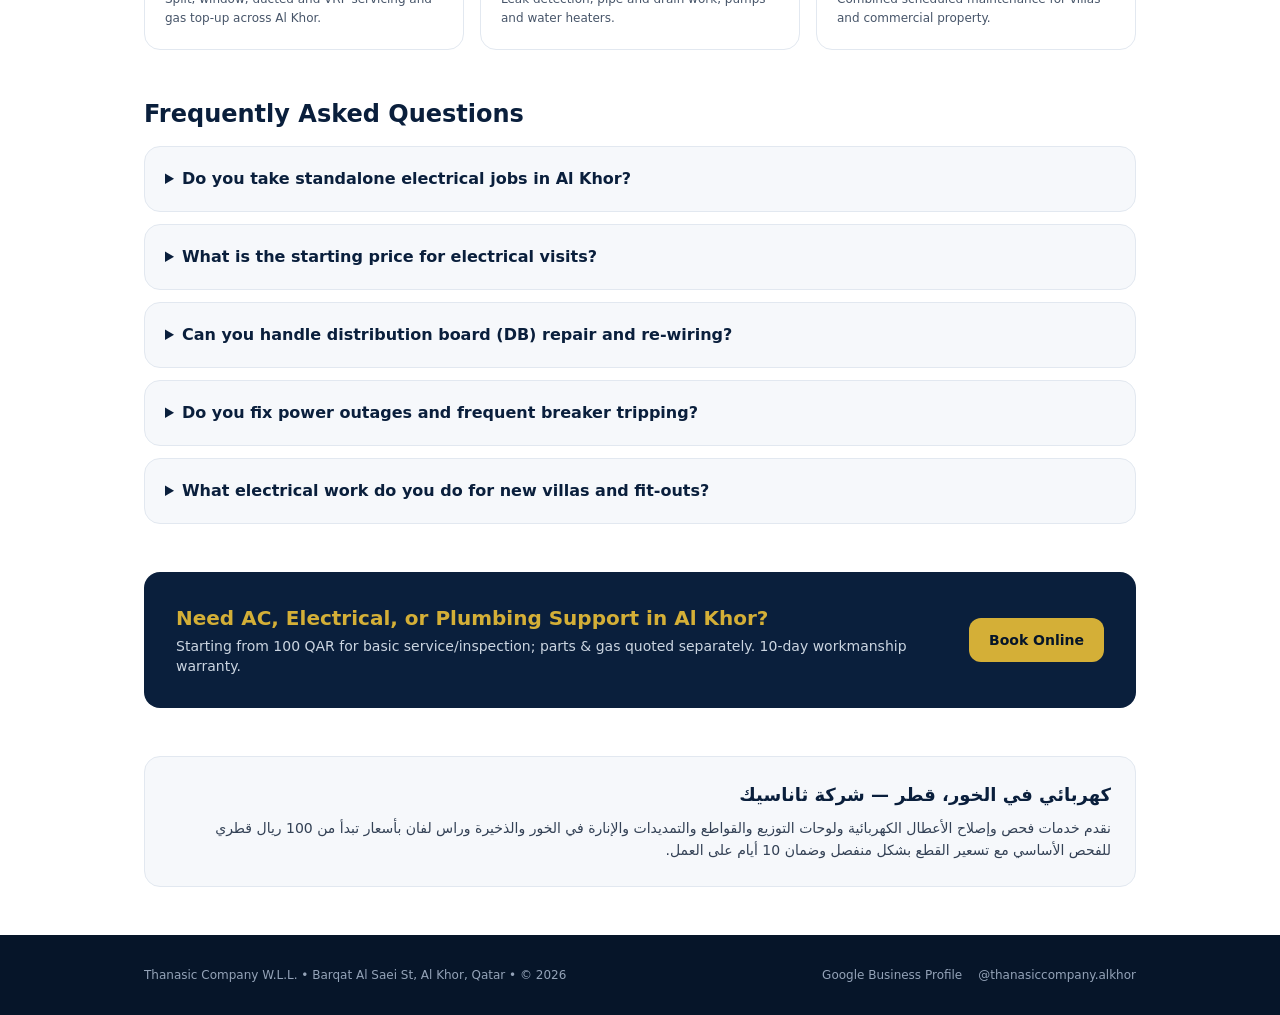
<file: electrical-services-al-khor.html>
<!DOCTYPE html>
<html lang="en" dir="ltr" class="scroll-smooth">
<head>
  <meta charset="UTF-8" />
  <meta name="viewport" content="width=device-width, initial-scale=1.0" />
  <title>Electrical Services Al Khor | Thanasic Company W.L.L.</title>
  <meta name="description" content="Experienced electrician in Al Khor, Qatar. DB breaker repairs, wiring faults &amp; lighting from 100 QAR (basic inspection; parts extra). Call +974 3036 3999." />
  <link rel="icon" type="image/png" href="/images/logo.png" />
  <link rel="apple-touch-icon" href="/images/logo.png" />
  <link rel="canonical" href="https://thanasiccompany.vercel.app/electrical-services-al-khor.html" />
  <meta property="og:type" content="website" />
  <meta property="og:title" content="Experienced Electrician in Al Khor | Thanasic Co." />
  <meta property="og:description" content="Experienced electrician in Al Khor, Qatar. DB breaker repairs, wiring faults &amp; lighting from 100 QAR (basic inspection; parts extra). Call +974 3036 3999." />
  <meta property="og:url" content="https://thanasiccompany.vercel.app/electrical-services-al-khor.html" />
  <meta property="og:image" content="https://thanasiccompany.vercel.app/images/og-electrical.jpg" />
  <meta name="twitter:card" content="summary_large_image" />
  <script type="application/ld+json">
  {
    "@context": "https://schema.org",
    "@graph": [
      {
        "@type": "Electrician",
        "name": "Thanasic Company W.L.L.",
        "url": "https://thanasiccompany.vercel.app/electrical-services-al-khor.html",
        "logo": "https://thanasiccompany.vercel.app/images/logo.png",
        "image": "https://thanasiccompany.vercel.app/images/og-electrical.jpg",
        "telephone": "+97430363999",
        "priceRange": "100 QAR+",
        "address": { "@type": "PostalAddress", "streetAddress": "Barqat Al Saei St", "addressLocality": "Al Khor", "addressCountry": "QA" },
        "areaServed": ["Al Khor", "Al Thakhira", "Ras Laffan", "Al Daayen", "Umm Salal", "Doha", "Lusail"]
      },
      {
        "@type": "BreadcrumbList",
        "itemListElement": [
          {"@type": "ListItem", "position": 1, "name": "Home", "item": "https://thanasiccompany.vercel.app/"},
          {"@type": "ListItem", "position": 2, "name": "Electrical Services Al Khor", "item": "https://thanasiccompany.vercel.app/electrical-services-al-khor.html"}
        ]
      },
      {
        "@type": "FAQPage",
        "mainEntity": [
          {"@type":"Question","name":"Do you take standalone electrical jobs in Al Khor?","acceptedAnswer":{"@type":"Answer","text":"Yes. Electrical troubleshooting and repairs are available as standalone visits without needing an AC booking."}},
          {"@type":"Question","name":"What is the starting price for electrical visits?","acceptedAnswer":{"@type":"Answer","text":"Basic inspection/service starts from 100 QAR; replacement breakers, switches, and cables are quoted separately."}},
          {"@type":"Question","name":"Can you handle distribution board (DB) repair and re-wiring?","acceptedAnswer":{"@type":"Answer","text":"Yes. We service and repair DB panels, isolate faults, replace breakers, and rewire circuits for villas, compounds and shops in Al Khor and nearby areas."}},
          {"@type":"Question","name":"Do you fix power outages and frequent tripping?","acceptedAnswer":{"@type":"Answer","text":"We diagnose the cause of frequent breaker trips, loose connections and faulty loads, then correct the fault at the source rather than just resetting the panel."}},
          {"@type":"Question","name":"What electrical work do you do for new villas and fit-outs?","acceptedAnswer":{"@type":"Answer","text":"New circuit points, socket and switch upgrades, LED lighting, outdoor and garden lighting, and connecting appliances and AC units to the right circuits."}}
        ]
      }
    ]
  }
  </script>
  <link rel="stylesheet" href="css/tailwind.css" />
  <script src="js/analytics.js" defer></script>
</head>
<body class="bg-white text-[#0A1F3C] antialiased">
  <header class="bg-[#0A1F3C] text-white border-b border-[#D4AF37]/30 sticky top-0 z-40">
    <div class="max-w-6xl mx-auto px-4 py-3.5 flex flex-wrap items-center justify-between gap-4">
      <a href="/" class="flex items-center gap-2.5 font-extrabold tracking-tight">
        <img src="/images/logo.png" width="36" height="36" alt="Thanasic Company Logo" class="w-9 h-9 rounded-lg object-cover border border-[#D4AF37]/50" />
        <span>THANASIC CO.</span>
      </a>
      <nav class="flex flex-wrap items-center gap-4 text-sm font-semibold">
        <a href="/" class="hover:text-[#D4AF37]">Home</a>
        <a href="/ac-repair-installation-al-khor.html" class="hover:text-[#D4AF37]">AC Repair</a>
        <a href="/electrical-services-al-khor.html" class="hover:text-[#D4AF37]">Electrical</a>
        <a href="/plumbing-services-al-khor.html" class="hover:text-[#D4AF37]">Plumbing</a>
        <a href="/ar/" class="hover:text-[#D4AF37]">العربية</a>
        <a href="https://wa.me/97466246353" class="px-3.5 py-1.5 rounded-lg bg-[#D4AF37] text-[#061529] font-bold">WhatsApp 6624 6353</a>
      </nav>
    </div>
  </header>

  <main class="max-w-5xl mx-auto px-4 py-12 space-y-12">
    <section class="grid md:grid-cols-2 gap-8 items-center">
      <div class="space-y-4">
        <span class="inline-block px-3 py-1 rounded-full bg-[#0A1F3C] text-[#D4AF37] text-xs font-bold">From 100 QAR (Basic Inspection) • 10-Day Warranty</span>
        <h1 class="text-3xl sm:text-4xl font-extrabold leading-tight">Electrical Maintenance &amp; Repair in Al Khor, Qatar</h1>
        <p class="text-slate-600 leading-relaxed">Standalone electrical troubleshooting, tripping breaker diagnostics, distribution board (DB) repairs, rewiring, and lighting installation for villas, compounds, and shops across Al Khor, Al Thakhira, and Ras Laffan.</p>
        <div class="flex flex-wrap gap-3 pt-2">
          <a href="tel:+97430363999" class="px-5 py-3 rounded-xl bg-[#0A1F3C] text-white font-bold text-sm">Call +974 3036 3999</a>
          <a href="https://wa.me/97466246353" class="px-5 py-3 rounded-xl bg-[#D4AF37] text-[#061529] font-bold text-sm">Book on WhatsApp</a>
        </div>
      </div>
      <img src="/images/electrical-db.webp" width="750" height="1000" alt="Thanasic electrician servicing an electrical distribution board in Al Khor" class="w-full rounded-2xl border border-[#D4AF37]/30 shadow-lg object-cover aspect-[4/3]" />
    </section>

    <section class="grid sm:grid-cols-2 gap-6">
      <div class="p-6 rounded-2xl bg-[#F6F8FB] border border-slate-200">
        <h2 class="text-lg font-extrabold text-[#0A1F3C]">Electrical Fault Finding &amp; DB Panels</h2>
        <p class="text-sm text-slate-600 mt-2 leading-relaxed">Tripping MCBs/RCCBs, earth leakage tracing, AC isolator replacements, and load balancing.</p>
      </div>
      <div class="p-6 rounded-2xl bg-[#F6F8FB] border border-slate-200">
        <h2 class="text-lg font-extrabold text-[#0A1F3C]">Wiring, Sockets &amp; Villa Lighting</h2>
        <p class="text-sm text-slate-600 mt-2 leading-relaxed">New circuit points, socket/switch replacements, LED upgrades, and outdoor lighting.</p>
      </div>
    </section>

    <section class="space-y-4">
      <h2 class="text-2xl font-extrabold">Common Electrical Faults We Fix in Al Khor</h2>
      <div class="space-y-4 text-slate-600 leading-relaxed">
        <p>Heat and dust affect electrical systems as much as air conditioning. Distribution boards in villas and compounds often run hot, breakers trip under load, and wiring insulation ages faster in the climate. Most of our electrical calls in Al Khor are about intermittent power loss, circuits that trip, sockets and switches that need replacing, and lighting upgrades to LED throughout a property.</p>
        <p>Every visit starts with fault finding: we isolate the problem to its source — a breaker, a circuit, a connection or a load — and confirm with you what it will cost before work begins. We do not simply reset panels and leave; the goal is a fault that does not come back.</p>
      </div>
    </section>

    <section class="space-y-4">
      <h2 class="text-2xl font-extrabold">Electrical Work We Carry Out</h2>
      <div class="grid sm:grid-cols-2 gap-4">
        <div class="p-5 rounded-2xl border border-slate-200">
          <h3 class="font-extrabold text-[#0A1F3C] text-sm">DB Panel Service &amp; Breaker Repair</h3>
          <p class="text-xs text-slate-600 mt-1.5 leading-relaxed">Fault isolation, breaker replacement, and panel servicing for villas, compounds and shops.</p>
        </div>
        <div class="p-5 rounded-2xl border border-slate-200">
          <h3 class="font-extrabold text-[#0A1F3C] text-sm">Wiring &amp; Circuit Upgrades</h3>
          <p class="text-xs text-slate-600 mt-1.5 leading-relaxed">New circuit points, re-wiring, and isolating the cause of frequent tripping.</p>
        </div>
        <div class="p-5 rounded-2xl border border-slate-200">
          <h3 class="font-extrabold text-[#0A1F3C] text-sm">Sockets, Switches &amp; Lighting</h3>
          <p class="text-xs text-slate-600 mt-1.5 leading-relaxed">Socket and switch replacement, LED upgrades, and outdoor and garden lighting.</p>
        </div>
        <div class="p-5 rounded-2xl border border-slate-200">
          <h3 class="font-extrabold text-[#0A1F3C] text-sm">Appliance &amp; AC Circuit Setup</h3>
          <p class="text-xs text-slate-600 mt-1.5 leading-relaxed">Correct circuits and connections for AC units, pumps and major appliances.</p>
        </div>
      </div>
    </section>

    <section class="space-y-4">
      <h2 class="text-2xl font-extrabold">Areas We Cover for Electrical Work</h2>
      <p class="text-slate-600 leading-relaxed">From Barqat Al Saei St in Al Khor, we reach Al Thakhira, Ras Laffan and the industrial zone as our core area, and Al Daayen, Umm Salal, Doha and Lusail for scheduled and fit-out work. For properties that also need air conditioning or plumbing, we handle all three trades in the same visit.</p>
    </section>

    <section class="space-y-4">
      <h2 class="text-2xl font-extrabold">One Contractor, Three Trades</h2>
      <div class="grid sm:grid-cols-3 gap-4">
        <a href="/ac-repair-installation-al-khor.html" class="p-5 rounded-2xl border border-slate-200 hover:border-[#D4AF37]/50 transition-colors block">
          <h3 class="font-extrabold text-[#0A1F3C] text-sm">AC Repair, Installation &amp; Gas</h3>
          <p class="text-xs text-slate-600 mt-1.5 leading-relaxed">Split, window, ducted and VRF servicing and gas top-up across Al Khor.</p>
        </a>
        <a href="/plumbing-services-al-khor.html" class="p-5 rounded-2xl border border-slate-200 hover:border-[#D4AF37]/50 transition-colors block">
          <h3 class="font-extrabold text-[#0A1F3C] text-sm">Plumbing Repair &amp; Maintenance</h3>
          <p class="text-xs text-slate-600 mt-1.5 leading-relaxed">Leak detection, pipe and drain work, pumps and water heaters.</p>
        </a>
        <a href="/electrical-plumbing-maintenance-qatar.html" class="p-5 rounded-2xl border border-slate-200 hover:border-[#D4AF37]/50 transition-colors block">
          <h3 class="font-extrabold text-[#0A1F3C] text-sm">Electrical &amp; Plumbing Maintenance</h3>
          <p class="text-xs text-slate-600 mt-1.5 leading-relaxed">Combined scheduled maintenance for villas and commercial property.</p>
        </a>
      </div>
    </section>

    <section class="space-y-4">
      <h2 class="text-2xl font-extrabold">Frequently Asked Questions</h2>
      <div class="space-y-3">
      <details class="rounded-2xl border border-slate-200 bg-[#F6F8FB] p-5">
        <summary class="font-bold text-[#0A1F3C] cursor-pointer">Do you take standalone electrical jobs in Al Khor?</summary>
        <p class="text-sm text-slate-600 mt-2 leading-relaxed">Yes. Electrical troubleshooting and repairs are available as standalone visits without needing an AC booking.</p>
      </details>
      <details class="rounded-2xl border border-slate-200 bg-[#F6F8FB] p-5">
        <summary class="font-bold text-[#0A1F3C] cursor-pointer">What is the starting price for electrical visits?</summary>
        <p class="text-sm text-slate-600 mt-2 leading-relaxed">Basic inspection/service starts from 100 QAR; replacement breakers, switches, and cables are quoted separately.</p>
      </details>
      <details class="rounded-2xl border border-slate-200 bg-[#F6F8FB] p-5">
        <summary class="font-bold text-[#0A1F3C] cursor-pointer">Can you handle distribution board (DB) repair and re-wiring?</summary>
        <p class="text-sm text-slate-600 mt-2 leading-relaxed">Yes. We service and repair DB panels, isolate faults, replace breakers, and rewire circuits for villas, compounds and shops in Al Khor and nearby areas.</p>
      </details>
      <details class="rounded-2xl border border-slate-200 bg-[#F6F8FB] p-5">
        <summary class="font-bold text-[#0A1F3C] cursor-pointer">Do you fix power outages and frequent breaker tripping?</summary>
        <p class="text-sm text-slate-600 mt-2 leading-relaxed">We diagnose the cause of frequent breaker trips, loose connections and faulty loads, then correct the fault at the source rather than just resetting the panel.</p>
      </details>
      <details class="rounded-2xl border border-slate-200 bg-[#F6F8FB] p-5">
        <summary class="font-bold text-[#0A1F3C] cursor-pointer">What electrical work do you do for new villas and fit-outs?</summary>
        <p class="text-sm text-slate-600 mt-2 leading-relaxed">New circuit points, socket and switch upgrades, LED lighting, outdoor and garden lighting, and connecting appliances and AC units to the right circuits.</p>
      </details>
      </div>
    </section>

    <section class="rounded-2xl bg-[#0A1F3C] text-white p-6 sm:p-8 flex flex-col sm:flex-row sm:items-center justify-between gap-4">
      <div>
        <h2 class="text-xl font-extrabold text-[#D4AF37]">Need AC, Electrical, or Plumbing Support in Al Khor?</h2>
        <p class="text-sm text-slate-300 mt-1">Starting from 100 QAR for basic service/inspection; parts &amp; gas quoted separately. 10-day workmanship warranty.</p>
      </div>
      <a href="/#booking" class="shrink-0 px-5 py-3 rounded-xl bg-[#D4AF37] text-[#061529] font-bold text-sm">Book Online</a>
    </section>

    <section dir="rtl" class="p-6 rounded-2xl bg-[#F6F8FB] border border-slate-200">
      <h2 class="text-lg font-bold text-[#0A1F3C]">كهربائي في الخور، قطر — شركة ثاناسيك</h2>
      <p class="text-sm text-slate-700 mt-2 leading-relaxed">نقدم خدمات فحص وإصلاح الأعطال الكهربائية ولوحات التوزيع والقواطع والتمديدات والإنارة في الخور والذخيرة وراس لفان بأسعار تبدأ من 100 ريال قطري للفحص الأساسي مع تسعير القطع بشكل منفصل وضمان 10 أيام على العمل.</p>
    </section>
  </main>

  <footer class="bg-[#061529] text-slate-400 py-8 text-xs">
    <div class="max-w-5xl mx-auto px-4 flex flex-wrap items-center justify-between gap-4">
      <span>Thanasic Company W.L.L. • Barqat Al Saei St, Al Khor, Qatar • © 2026</span>
      <div class="flex flex-wrap gap-4">
        <a href="https://www.google.com/maps/place/?q=place_id:ChIJw0tenz35RT4Rv45BAppOD28" class="hover:text-white">Google Business Profile</a>
        <a href="https://www.instagram.com/thanasiccompany.alkhor/" class="hover:text-white">@thanasiccompany.alkhor</a>
      </div>
    </div>
  </footer>
</body>
</html>
</file>
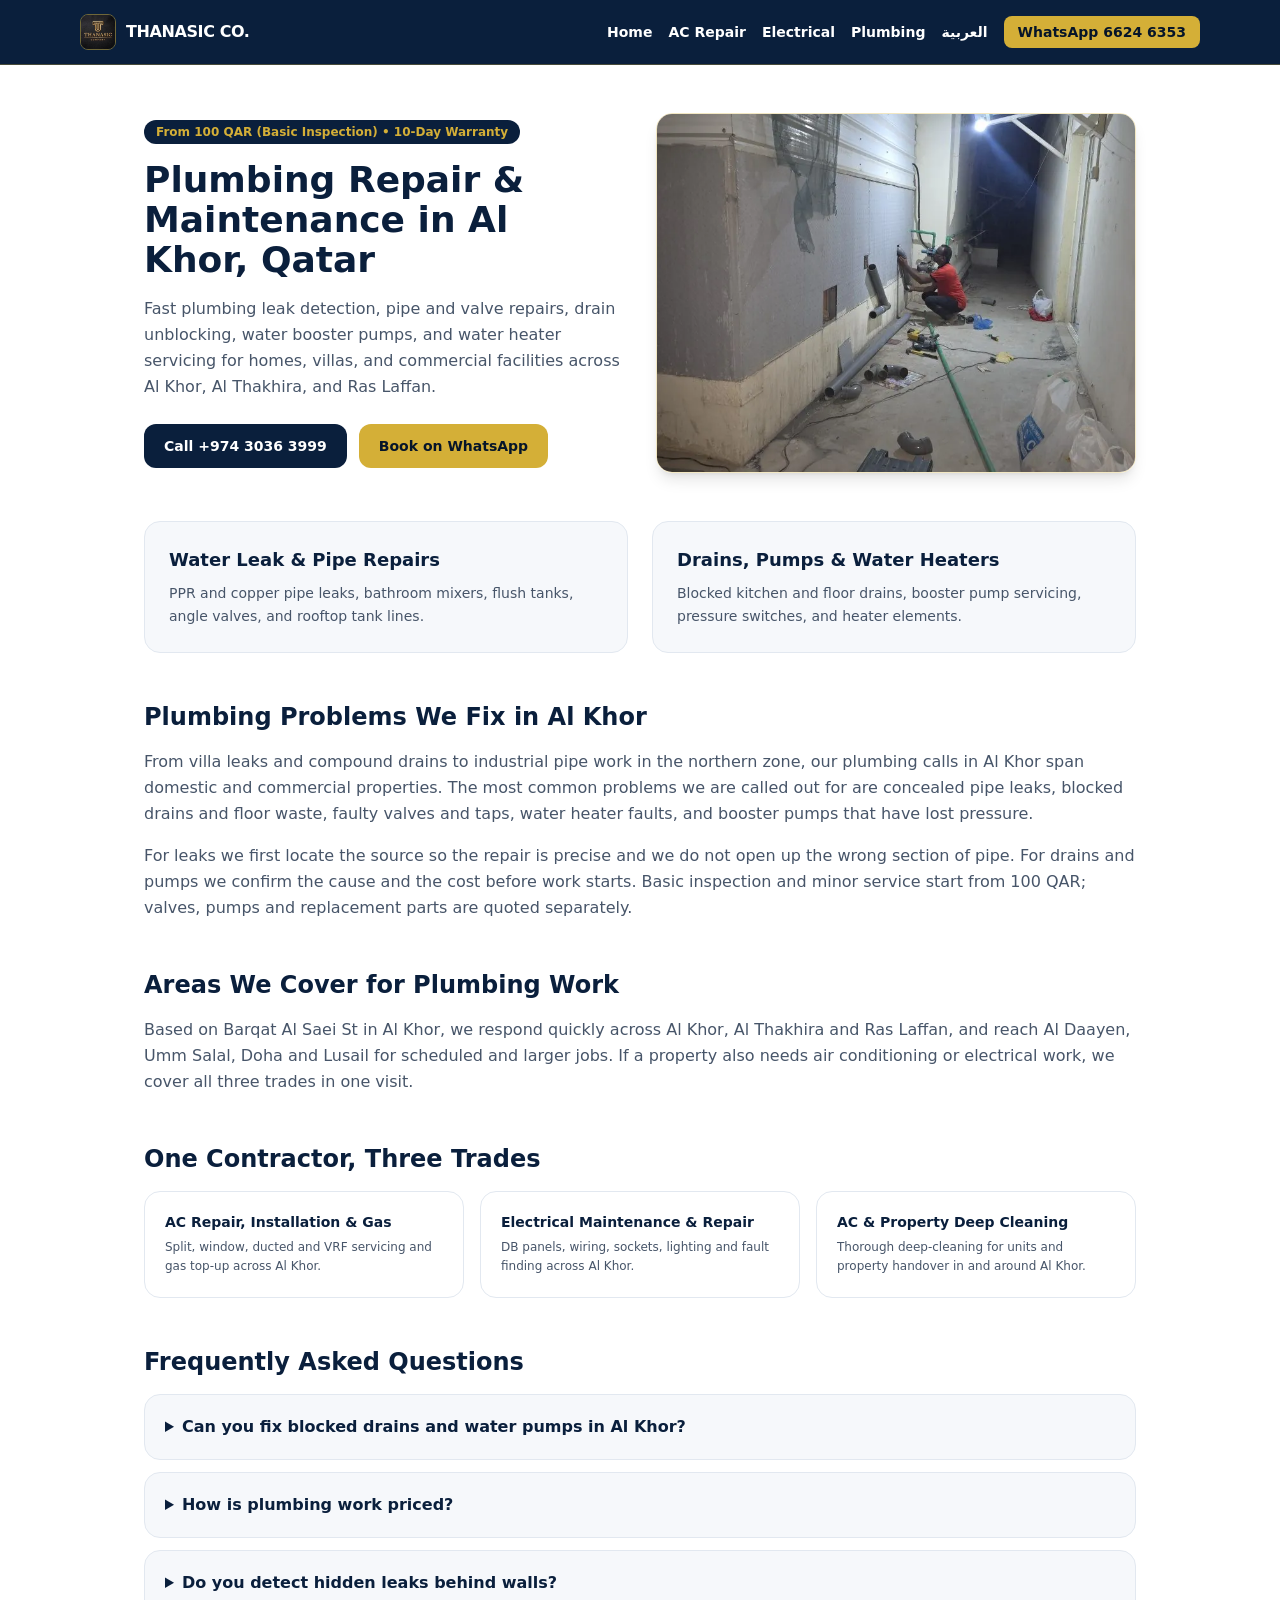
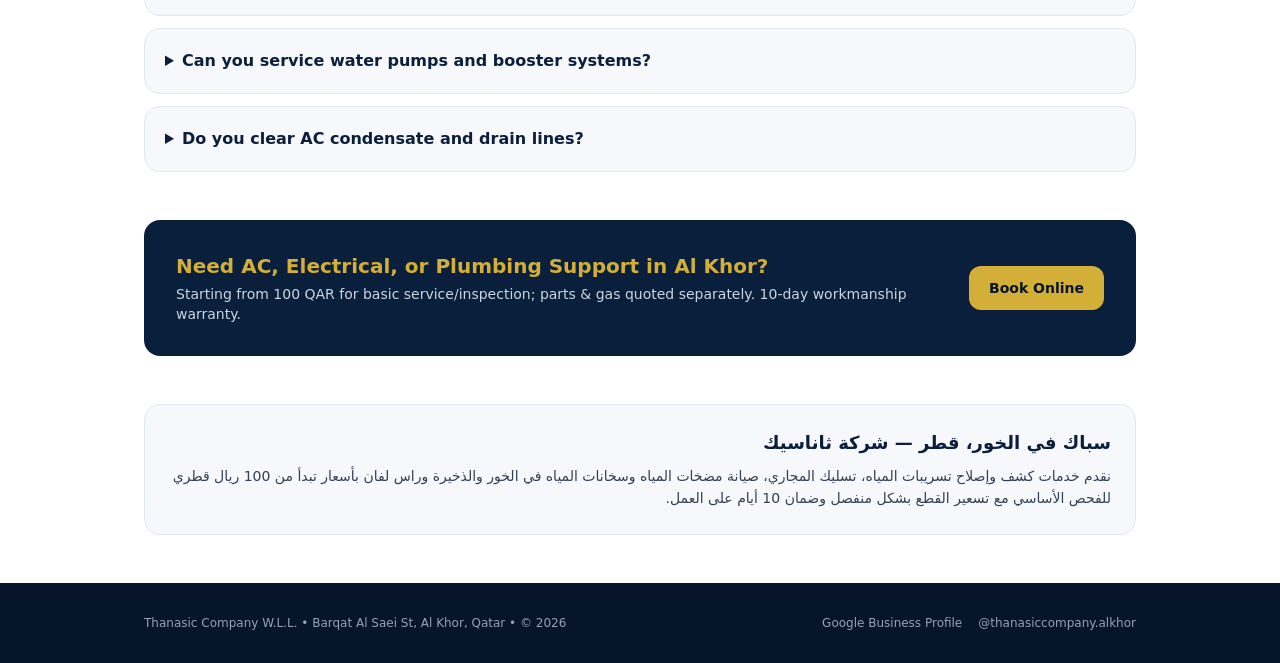
<file: plumbing-services-al-khor.html>
<!DOCTYPE html>
<html lang="en" dir="ltr" class="scroll-smooth">
<head>
  <meta charset="UTF-8" />
  <meta name="viewport" content="width=device-width, initial-scale=1.0" />
  <title>Plumbing Repair Al Khor | Thanasic Company W.L.L.</title>
  <meta name="description" content="Trusted plumber in Al Khor, Qatar. Water leak repair, drain unblocking &amp; pumps from 100 QAR (basic inspection; parts extra). Call +974 3036 3999." />
  <link rel="icon" type="image/png" href="/images/logo.png" />
  <link rel="apple-touch-icon" href="/images/logo.png" />
  <link rel="canonical" href="https://thanasiccompany.vercel.app/plumbing-services-al-khor.html" />
  <meta property="og:type" content="website" />
  <meta property="og:title" content="Plumber & Plumbing Repair Al Khor | Thanasic Co." />
  <meta property="og:description" content="Trusted plumber in Al Khor, Qatar. Water leak repair, drain unblocking &amp; pumps from 100 QAR (basic inspection; parts extra). Call +974 3036 3999." />
  <meta property="og:url" content="https://thanasiccompany.vercel.app/plumbing-services-al-khor.html" />
  <meta property="og:image" content="https://thanasiccompany.vercel.app/images/og-plumbing.jpg" />
  <meta name="twitter:card" content="summary_large_image" />
  <script type="application/ld+json">
  {
    "@context": "https://schema.org",
    "@graph": [
      {
        "@type": "Plumber",
        "name": "Thanasic Company W.L.L.",
        "url": "https://thanasiccompany.vercel.app/plumbing-services-al-khor.html",
        "logo": "https://thanasiccompany.vercel.app/images/logo.png",
        "image": "https://thanasiccompany.vercel.app/images/og-plumbing.jpg",
        "telephone": "+97430363999",
        "priceRange": "100 QAR+",
        "address": { "@type": "PostalAddress", "streetAddress": "Barqat Al Saei St", "addressLocality": "Al Khor", "addressCountry": "QA" },
        "areaServed": ["Al Khor", "Al Thakhira", "Ras Laffan", "Al Daayen", "Umm Salal", "Doha", "Lusail"]
      },
      {
        "@type": "BreadcrumbList",
        "itemListElement": [
          {"@type": "ListItem", "position": 1, "name": "Home", "item": "https://thanasiccompany.vercel.app/"},
          {"@type": "ListItem", "position": 2, "name": "Plumbing Services Al Khor", "item": "https://thanasiccompany.vercel.app/plumbing-services-al-khor.html"}
        ]
      },
      {
        "@type": "FAQPage",
        "mainEntity": [
          {"@type":"Question","name":"Can you fix blocked drains and water pumps in Al Khor?","acceptedAnswer":{"@type":"Answer","text":"Yes. We handle drain clearing, booster pump repairs, water heaters, and concealed or exposed pipe leaks."}},
          {"@type":"Question","name":"How is plumbing work priced?","acceptedAnswer":{"@type":"Answer","text":"Basic inspection and minor service start from 100 QAR; valves, pumps, and replacement parts are quoted separately."}},
          {"@type":"Question","name":"Do you detect hidden leaks behind walls?","acceptedAnswer":{"@type":"Answer","text":"Yes. We trace concealed pipe leaks to their source so the repair is precise and you avoid tearing out unnecessary plaster or tile."}},
          {"@type":"Question","name":"Can you service water pumps and booster systems?","acceptedAnswer":{"@type":"Answer","text":"We repair and maintain booster pumps, pressure tanks and water heaters for villas, compounds and commercial buildings in Al Khor and nearby areas."}},
          {"@type":"Question","name":"Do you handle both plumbing and the AC drain that is leaking?","acceptedAnswer":{"@type":"Answer","text":"Yes. AC condensate and drain problems are often plumbing-adjacent. We clear the line and check the unit in the same visit if you are booking an AC service."}}
        ]
      }
    ]
  }
  </script>
  <link rel="stylesheet" href="css/tailwind.css" />
  <script src="js/analytics.js" defer></script>
</head>
<body class="bg-white text-[#0A1F3C] antialiased">
  <header class="bg-[#0A1F3C] text-white border-b border-[#D4AF37]/30 sticky top-0 z-40">
    <div class="max-w-6xl mx-auto px-4 py-3.5 flex flex-wrap items-center justify-between gap-4">
      <a href="/" class="flex items-center gap-2.5 font-extrabold tracking-tight">
        <img src="/images/logo.png" width="36" height="36" alt="Thanasic Company Logo" class="w-9 h-9 rounded-lg object-cover border border-[#D4AF37]/50" />
        <span>THANASIC CO.</span>
      </a>
      <nav class="flex flex-wrap items-center gap-4 text-sm font-semibold">
        <a href="/" class="hover:text-[#D4AF37]">Home</a>
        <a href="/ac-repair-installation-al-khor.html" class="hover:text-[#D4AF37]">AC Repair</a>
        <a href="/electrical-services-al-khor.html" class="hover:text-[#D4AF37]">Electrical</a>
        <a href="/plumbing-services-al-khor.html" class="hover:text-[#D4AF37]">Plumbing</a>
        <a href="/ar/" class="hover:text-[#D4AF37]">العربية</a>
        <a href="https://wa.me/97466246353" class="px-3.5 py-1.5 rounded-lg bg-[#D4AF37] text-[#061529] font-bold">WhatsApp 6624 6353</a>
      </nav>
    </div>
  </header>

  <main class="max-w-5xl mx-auto px-4 py-12 space-y-12">
    <section class="grid md:grid-cols-2 gap-8 items-center">
      <div class="space-y-4">
        <span class="inline-block px-3 py-1 rounded-full bg-[#0A1F3C] text-[#D4AF37] text-xs font-bold">From 100 QAR (Basic Inspection) • 10-Day Warranty</span>
        <h1 class="text-3xl sm:text-4xl font-extrabold leading-tight">Plumbing Repair &amp; Maintenance in Al Khor, Qatar</h1>
        <p class="text-slate-600 leading-relaxed">Fast plumbing leak detection, pipe and valve repairs, drain unblocking, water booster pumps, and water heater servicing for homes, villas, and commercial facilities across Al Khor, Al Thakhira, and Ras Laffan.</p>
        <div class="flex flex-wrap gap-3 pt-2">
          <a href="tel:+97430363999" class="px-5 py-3 rounded-xl bg-[#0A1F3C] text-white font-bold text-sm">Call +974 3036 3999</a>
          <a href="https://wa.me/97466246353" class="px-5 py-3 rounded-xl bg-[#D4AF37] text-[#061529] font-bold text-sm">Book on WhatsApp</a>
        </div>
      </div>
      <img src="/images/plumbing-repair.webp" width="750" height="1000" alt="Thanasic plumber repairing water pipes in Al Khor" class="w-full rounded-2xl border border-[#D4AF37]/30 shadow-lg object-cover aspect-[4/3]" />
    </section>

    <section class="grid sm:grid-cols-2 gap-6">
      <div class="p-6 rounded-2xl bg-[#F6F8FB] border border-slate-200">
        <h2 class="text-lg font-extrabold text-[#0A1F3C]">Water Leak &amp; Pipe Repairs</h2>
        <p class="text-sm text-slate-600 mt-2 leading-relaxed">PPR and copper pipe leaks, bathroom mixers, flush tanks, angle valves, and rooftop tank lines.</p>
      </div>
      <div class="p-6 rounded-2xl bg-[#F6F8FB] border border-slate-200">
        <h2 class="text-lg font-extrabold text-[#0A1F3C]">Drains, Pumps &amp; Water Heaters</h2>
        <p class="text-sm text-slate-600 mt-2 leading-relaxed">Blocked kitchen and floor drains, booster pump servicing, pressure switches, and heater elements.</p>
      </div>
    </section>

    <section class="space-y-4">
      <h2 class="text-2xl font-extrabold">Plumbing Problems We Fix in Al Khor</h2>
      <div class="space-y-4 text-slate-600 leading-relaxed">
        <p>From villa leaks and compound drains to industrial pipe work in the northern zone, our plumbing calls in Al Khor span domestic and commercial properties. The most common problems we are called out for are concealed pipe leaks, blocked drains and floor waste, faulty valves and taps, water heater faults, and booster pumps that have lost pressure.</p>
        <p>For leaks we first locate the source so the repair is precise and we do not open up the wrong section of pipe. For drains and pumps we confirm the cause and the cost before work starts. Basic inspection and minor service start from 100 QAR; valves, pumps and replacement parts are quoted separately.</p>
      </div>
    </section>

    <section class="space-y-4">
      <h2 class="text-2xl font-extrabold">Areas We Cover for Plumbing Work</h2>
      <p class="text-slate-600 leading-relaxed">Based on Barqat Al Saei St in Al Khor, we respond quickly across Al Khor, Al Thakhira and Ras Laffan, and reach Al Daayen, Umm Salal, Doha and Lusail for scheduled and larger jobs. If a property also needs air conditioning or electrical work, we cover all three trades in one visit.</p>
    </section>

    <section class="space-y-4">
      <h2 class="text-2xl font-extrabold">One Contractor, Three Trades</h2>
      <div class="grid sm:grid-cols-3 gap-4">
        <a href="/ac-repair-installation-al-khor.html" class="p-5 rounded-2xl border border-slate-200 hover:border-[#D4AF37]/50 transition-colors block">
          <h3 class="font-extrabold text-[#0A1F3C] text-sm">AC Repair, Installation &amp; Gas</h3>
          <p class="text-xs text-slate-600 mt-1.5 leading-relaxed">Split, window, ducted and VRF servicing and gas top-up across Al Khor.</p>
        </a>
        <a href="/electrical-services-al-khor.html" class="p-5 rounded-2xl border border-slate-200 hover:border-[#D4AF37]/50 transition-colors block">
          <h3 class="font-extrabold text-[#0A1F3C] text-sm">Electrical Maintenance &amp; Repair</h3>
          <p class="text-xs text-slate-600 mt-1.5 leading-relaxed">DB panels, wiring, sockets, lighting and fault finding across Al Khor.</p>
        </a>
        <a href="/deep-cleaning-qatar.html" class="p-5 rounded-2xl border border-slate-200 hover:border-[#D4AF37]/50 transition-colors block">
          <h3 class="font-extrabold text-[#0A1F3C] text-sm">AC &amp; Property Deep Cleaning</h3>
          <p class="text-xs text-slate-600 mt-1.5 leading-relaxed">Thorough deep-cleaning for units and property handover in and around Al Khor.</p>
        </a>
      </div>
    </section>

    <section class="space-y-4">
      <h2 class="text-2xl font-extrabold">Frequently Asked Questions</h2>
      <div class="space-y-3">
      <details class="rounded-2xl border border-slate-200 bg-[#F6F8FB] p-5">
        <summary class="font-bold text-[#0A1F3C] cursor-pointer">Can you fix blocked drains and water pumps in Al Khor?</summary>
        <p class="text-sm text-slate-600 mt-2 leading-relaxed">Yes. We handle drain clearing, booster pump repairs, water heaters, and concealed or exposed pipe leaks.</p>
      </details>
      <details class="rounded-2xl border border-slate-200 bg-[#F6F8FB] p-5">
        <summary class="font-bold text-[#0A1F3C] cursor-pointer">How is plumbing work priced?</summary>
        <p class="text-sm text-slate-600 mt-2 leading-relaxed">Basic inspection and minor service start from 100 QAR; valves, pumps, and replacement parts are quoted separately.</p>
      </details>
      <details class="rounded-2xl border border-slate-200 bg-[#F6F8FB] p-5">
        <summary class="font-bold text-[#0A1F3C] cursor-pointer">Do you detect hidden leaks behind walls?</summary>
        <p class="text-sm text-slate-600 mt-2 leading-relaxed">Yes. We trace concealed pipe leaks to their source so the repair is precise and you avoid tearing out unnecessary plaster or tile.</p>
      </details>
      <details class="rounded-2xl border border-slate-200 bg-[#F6F8FB] p-5">
        <summary class="font-bold text-[#0A1F3C] cursor-pointer">Can you service water pumps and booster systems?</summary>
        <p class="text-sm text-slate-600 mt-2 leading-relaxed">We repair and maintain booster pumps, pressure tanks and water heaters for villas, compounds and commercial buildings in Al Khor and nearby areas.</p>
      </details>
      <details class="rounded-2xl border border-slate-200 bg-[#F6F8FB] p-5">
        <summary class="font-bold text-[#0A1F3C] cursor-pointer">Do you clear AC condensate and drain lines?</summary>
        <p class="text-sm text-slate-600 mt-2 leading-relaxed">Yes. AC condensate and drain problems are often plumbing-adjacent. We clear the line and check the unit in the same visit if you are booking an AC service.</p>
      </details>
      </div>
    </section>

    <section class="rounded-2xl bg-[#0A1F3C] text-white p-6 sm:p-8 flex flex-col sm:flex-row sm:items-center justify-between gap-4">
      <div>
        <h2 class="text-xl font-extrabold text-[#D4AF37]">Need AC, Electrical, or Plumbing Support in Al Khor?</h2>
        <p class="text-sm text-slate-300 mt-1">Starting from 100 QAR for basic service/inspection; parts &amp; gas quoted separately. 10-day workmanship warranty.</p>
      </div>
      <a href="/#booking" class="shrink-0 px-5 py-3 rounded-xl bg-[#D4AF37] text-[#061529] font-bold text-sm">Book Online</a>
    </section>

    <section dir="rtl" class="p-6 rounded-2xl bg-[#F6F8FB] border border-slate-200">
      <h2 class="text-lg font-bold text-[#0A1F3C]">سباك في الخور، قطر — شركة ثاناسيك</h2>
      <p class="text-sm text-slate-700 mt-2 leading-relaxed">نقدم خدمات كشف وإصلاح تسريبات المياه، تسليك المجاري، صيانة مضخات المياه وسخانات المياه في الخور والذخيرة وراس لفان بأسعار تبدأ من 100 ريال قطري للفحص الأساسي مع تسعير القطع بشكل منفصل وضمان 10 أيام على العمل.</p>
    </section>
  </main>

  <footer class="bg-[#061529] text-slate-400 py-8 text-xs">
    <div class="max-w-5xl mx-auto px-4 flex flex-wrap items-center justify-between gap-4">
      <span>Thanasic Company W.L.L. • Barqat Al Saei St, Al Khor, Qatar • © 2026</span>
      <div class="flex flex-wrap gap-4">
        <a href="https://www.google.com/maps/place/?q=place_id:ChIJw0tenz35RT4Rv45BAppOD28" class="hover:text-white">Google Business Profile</a>
        <a href="https://www.instagram.com/thanasiccompany.alkhor/" class="hover:text-white">@thanasiccompany.alkhor</a>
      </div>
    </div>
  </footer>
</body>
</html>
</file>
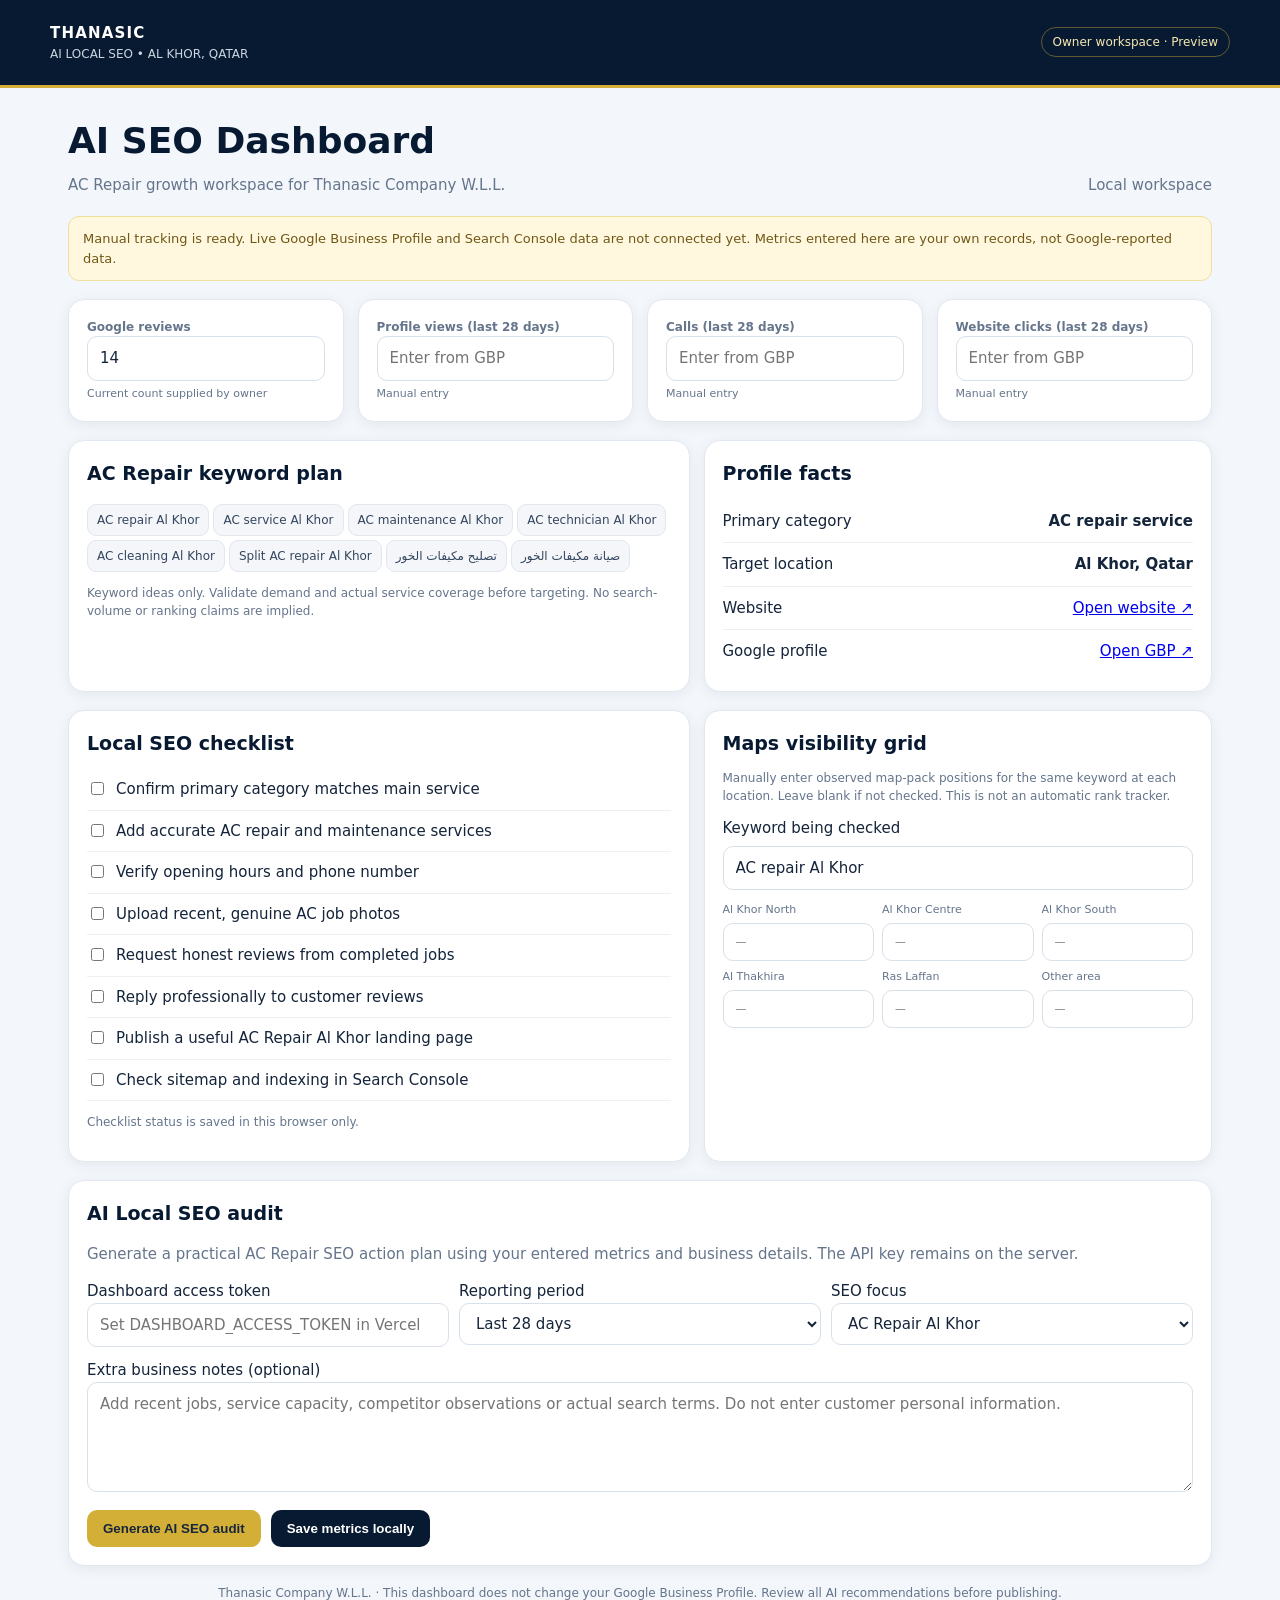
<file: seo-dashboard.html>
<!doctype html>
<html lang="en">
<head>
  <meta charset="utf-8">
  <meta name="viewport" content="width=device-width,initial-scale=1">
  <meta name="robots" content="noindex,nofollow">
  <title>Thanasic AI SEO Dashboard</title>
  <style>
    :root{--navy:#071a32;--navy2:#102b4d;--gold:#d4af37;--bg:#f3f6fb;--ink:#14243a;--muted:#65758b;--line:#e2e8f0;--green:#13865b;--white:#fff}
    *{box-sizing:border-box}body{margin:0;background:var(--bg);color:var(--ink);font:15px/1.5 Inter,system-ui,-apple-system,Segoe UI,sans-serif}
    .top{background:var(--navy);color:white;padding:22px max(20px,calc((100% - 1180px)/2));border-bottom:3px solid var(--gold)}
    .topline{display:flex;align-items:center;justify-content:space-between;gap:16px;flex-wrap:wrap}.brand{font-weight:850;letter-spacing:.08em}.brand small{display:block;color:#cbd5e1;font-weight:500;letter-spacing:0;font-size:12px}
    .pill{display:inline-flex;align-items:center;border:1px solid #d4af3770;border-radius:99px;padding:5px 11px;color:#f7e8b1;font-size:12px}
    main{max-width:1180px;margin:26px auto;padding:0 18px 60px}.intro{display:flex;justify-content:space-between;gap:20px;align-items:flex-end;margin-bottom:20px}.intro h1{font-size:clamp(25px,4vw,36px);margin:0;color:var(--navy)}.intro p{margin:6px 0 0;color:var(--muted)}
    .grid{display:grid;grid-template-columns:repeat(4,minmax(0,1fr));gap:14px}.card{background:white;border:1px solid var(--line);border-radius:16px;padding:18px;box-shadow:0 3px 14px #0b1d3510}.metric label{display:block;color:var(--muted);font-size:12px;font-weight:650}.metric input{width:100%;border:0;border-bottom:1px solid var(--line);font-size:27px;font-weight:800;color:var(--navy);padding:8px 0;background:transparent;outline:none}.metric small{color:var(--muted);font-size:11px}
    .section{margin-top:18px}.section h2{margin:0 0 12px;font-size:19px;color:var(--navy)}.two{display:grid;grid-template-columns:1.1fr .9fr;gap:14px}.three{display:grid;grid-template-columns:repeat(3,1fr);gap:10px}
    .tag{display:inline-block;background:#f4f6fa;color:#34465e;border:1px solid var(--line);padding:6px 9px;border-radius:9px;margin:4px 4px 0 0;font-size:12px}
    .row{display:flex;justify-content:space-between;gap:12px;align-items:center;border-bottom:1px solid #edf1f6;padding:10px 0}.row:last-child{border:0}.row small{color:var(--muted)}
    input[type=text],input[type=number],input[type=password],textarea,select{width:100%;padding:10px 12px;border:1px solid #d8e0ea;border-radius:10px;background:white;color:var(--ink);font:inherit}
    textarea{min-height:110px;resize:vertical}.btn{border:0;border-radius:10px;background:var(--navy);color:white;padding:11px 16px;font-weight:700;cursor:pointer}.btn.gold{background:var(--gold);color:#17263b}.btn:disabled{opacity:.55;cursor:wait}.muted{color:var(--muted)}.notice{padding:12px 14px;border-radius:11px;background:#fff8df;border:1px solid #f0df9b;color:#705715;font-size:13px}.ok{background:#eaf8f1;border-color:#bce7d1;color:#126344}.danger{background:#fff0ef;border-color:#f3c3bf;color:#8b2821}
    .check{display:flex;gap:9px;align-items:flex-start;padding:9px 0;border-bottom:1px solid #edf1f6}.check input{margin-top:4px}.rankgrid{display:grid;grid-template-columns:repeat(3,1fr);gap:8px}.rankgrid label{font-size:11px;color:var(--muted)}.rankgrid input{margin-top:4px}
    .result{white-space:pre-wrap;line-height:1.65}.hidden{display:none!important}.footer{margin-top:18px;text-align:center;color:var(--muted);font-size:12px}
    @media(max-width:850px){.grid{grid-template-columns:repeat(2,1fr)}.two{grid-template-columns:1fr}}@media(max-width:520px){.grid,.three{grid-template-columns:1fr 1fr}.intro{display:block}.rankgrid{grid-template-columns:repeat(2,1fr)}}
  </style>
</head>
<body>
<header class="top"><div class="topline"><div class="brand">THANASIC <small>AI LOCAL SEO • AL KHOR, QATAR</small></div><span class="pill">Owner workspace · Preview</span></div></header>
<main>
  <div class="intro"><div><h1>AI SEO Dashboard</h1><p>AC Repair growth workspace for Thanasic Company W.L.L.</p></div><span class="muted" id="savedAt">Local workspace</span></div>
  <div class="notice" id="connectionNotice">Manual tracking is ready. Live Google Business Profile and Search Console data are not connected yet. Metrics entered here are your own records, not Google-reported data.</div>

  <section class="section grid">
    <div class="card metric"><label>Google reviews</label><input id="reviews" type="number" min="0" value="14"><small>Current count supplied by owner</small></div>
    <div class="card metric"><label>Profile views (last 28 days)</label><input id="views" type="number" min="0" placeholder="Enter from GBP"><small>Manual entry</small></div>
    <div class="card metric"><label>Calls (last 28 days)</label><input id="calls" type="number" min="0" placeholder="Enter from GBP"><small>Manual entry</small></div>
    <div class="card metric"><label>Website clicks (last 28 days)</label><input id="clicks" type="number" min="0" placeholder="Enter from GBP"><small>Manual entry</small></div>
  </section>

  <section class="section two">
    <div class="card">
      <h2>AC Repair keyword plan</h2>
      <div><span class="tag">AC repair Al Khor</span><span class="tag">AC service Al Khor</span><span class="tag">AC maintenance Al Khor</span><span class="tag">AC technician Al Khor</span><span class="tag">AC cleaning Al Khor</span><span class="tag">Split AC repair Al Khor</span><span class="tag">تصليح مكيفات الخور</span><span class="tag">صيانة مكيفات الخور</span></div>
      <p class="muted" style="font-size:12px">Keyword ideas only. Validate demand and actual service coverage before targeting. No search-volume or ranking claims are implied.</p>
    </div>
    <div class="card">
      <h2>Profile facts</h2>
      <div class="row"><span>Primary category</span><strong>AC repair service</strong></div>
      <div class="row"><span>Target location</span><strong>Al Khor, Qatar</strong></div>
      <div class="row"><span>Website</span><a href="https://thanasiccompany.vercel.app/" target="_blank" rel="noopener">Open website ↗</a></div>
      <div class="row"><span>Google profile</span><a href="https://share.google/7xSwCcFpBlU3650xQ" target="_blank" rel="noopener">Open GBP ↗</a></div>
    </div>
  </section>

  <section class="section two">
    <div class="card">
      <h2>Local SEO checklist</h2>
      <div id="checklist">
        <label class="check"><input type="checkbox" data-task="category"> Confirm primary category matches main service</label>
        <label class="check"><input type="checkbox" data-task="services"> Add accurate AC repair and maintenance services</label>
        <label class="check"><input type="checkbox" data-task="hours"> Verify opening hours and phone number</label>
        <label class="check"><input type="checkbox" data-task="photos"> Upload recent, genuine AC job photos</label>
        <label class="check"><input type="checkbox" data-task="reviews"> Request honest reviews from completed jobs</label>
        <label class="check"><input type="checkbox" data-task="replies"> Reply professionally to customer reviews</label>
        <label class="check"><input type="checkbox" data-task="landing"> Publish a useful AC Repair Al Khor landing page</label>
        <label class="check"><input type="checkbox" data-task="searchconsole"> Check sitemap and indexing in Search Console</label>
      </div>
      <p class="muted" style="font-size:12px">Checklist status is saved in this browser only.</p>
    </div>
    <div class="card">
      <h2>Maps visibility grid</h2>
      <p class="muted" style="font-size:12px">Manually enter observed map-pack positions for the same keyword at each location. Leave blank if not checked. This is not an automatic rank tracker.</p>
      <label>Keyword being checked</label><input id="rankKeyword" type="text" value="AC repair Al Khor" style="margin:6px 0 12px">
      <div class="rankgrid">
        <label>Al Khor North<input type="number" min="1" max="100" data-rank="north" placeholder="—"></label>
        <label>Al Khor Centre<input type="number" min="1" max="100" data-rank="centre" placeholder="—"></label>
        <label>Al Khor South<input type="number" min="1" max="100" data-rank="south" placeholder="—"></label>
        <label>Al Thakhira<input type="number" min="1" max="100" data-rank="thakhira" placeholder="—"></label>
        <label>Ras Laffan<input type="number" min="1" max="100" data-rank="raslaffan" placeholder="—"></label>
        <label>Other area<input type="number" min="1" max="100" data-rank="other" placeholder="—"></label>
      </div>
    </div>
  </section>

  <section class="section card">
    <h2>AI Local SEO audit</h2>
    <p class="muted">Generate a practical AC Repair SEO action plan using your entered metrics and business details. The API key remains on the server.</p>
    <div class="three">
      <div><label for="apiToken">Dashboard access token</label><input id="apiToken" type="password" placeholder="Set DASHBOARD_ACCESS_TOKEN in Vercel"></div>
      <div><label for="period">Reporting period</label><select id="period"><option>Last 28 days</option><option>Last 7 days</option><option>Last 90 days</option></select></div>
      <div><label for="focus">SEO focus</label><select id="focus"><option>AC Repair Al Khor</option><option>AC maintenance Al Khor</option><option>AC cleaning Al Khor</option></select></div>
    </div>
    <div style="margin-top:12px"><label for="notes">Extra business notes (optional)</label><textarea id="notes" placeholder="Add recent jobs, service capacity, competitor observations or actual search terms. Do not enter customer personal information."></textarea></div>
    <div style="display:flex;gap:10px;align-items:center;flex-wrap:wrap;margin-top:12px"><button class="btn gold" id="auditBtn">Generate AI SEO audit</button><button class="btn" id="saveBtn" type="button">Save metrics locally</button><span class="muted" id="status" aria-live="polite"></span></div>
    <div id="aiResult" class="result hidden" style="margin-top:16px;padding:16px;border-radius:12px;background:#f5f7fb;border:1px solid var(--line)"></div>
  </section>

  <div class="footer">Thanasic Company W.L.L. · This dashboard does not change your Google Business Profile. Review all AI recommendations before publishing.</div>
</main>
<script>
(function(){
 const ids=['reviews','views','calls','clicks','rankKeyword','notes','period','focus'];
 const tasks=[...document.querySelectorAll('[data-task]')];
 const ranks=[...document.querySelectorAll('[data-rank]')];
 const $=id=>document.getElementById(id);
 function collect(){const metrics={};ids.forEach(id=>metrics[id]=$(id).value);metrics.checklist=tasks.filter(x=>x.checked).map(x=>x.dataset.task);metrics.ranks={};ranks.forEach(x=>metrics.ranks[x.dataset.rank]=x.value);return metrics}
 function save(){localStorage.setItem('thanasicSeoDashboard',JSON.stringify(collect()));$('savedAt').textContent='Saved in this browser';$('status').textContent='Saved locally';}
 function load(){try{const d=JSON.parse(localStorage.getItem('thanasicSeoDashboard')||'{}');ids.forEach(id=>{if(d[id]!==undefined)$(id).value=d[id]});tasks.forEach(x=>x.checked=(d.checklist||[]).includes(x.dataset.task));ranks.forEach(x=>{if(d.ranks&&d.ranks[x.dataset.rank]!==undefined)x.value=d.ranks[x.dataset.rank]});}catch(e){}}
 load();$('saveBtn').addEventListener('click',save);
 tasks.forEach(x=>x.addEventListener('change',save));ids.forEach(id=>$(id).addEventListener('change',()=>{}));ranks.forEach(x=>x.addEventListener('change',()=>{}));
 const savedToken=sessionStorage.getItem('thanasicDashboardToken');if(savedToken)$('apiToken').value=savedToken;
 $('apiToken').addEventListener('change',()=>sessionStorage.setItem('thanasicDashboardToken',$('apiToken').value));
 $('auditBtn').addEventListener('click',async()=>{
   save();const btn=$('auditBtn'),status=$('status'),out=$('aiResult');const token=$('apiToken').value.trim();
   if(!token){status.textContent='Enter the dashboard access token from Vercel first.';return}
   btn.disabled=true;btn.textContent='Generating…';status.textContent='Sending business metrics for analysis…';out.classList.add('hidden');
   try{
     const payload={business:'Thanasic Company W.L.L.',service:'AC repair and maintenance',location:'Al Khor, Qatar',website:'https://thanasiccompany.vercel.app/',googleProfile:'https://share.google/7xSwCcFpBlU3650xQ',metrics:collect()};
     const response=await fetch('/api/seo-audit',{method:'POST',headers:{'Content-Type':'application/json','Authorization':'Bearer '+token},body:JSON.stringify(payload)});
     const data=await response.json();if(!response.ok)throw new Error(data.error||'Audit request failed');
     out.textContent=data.audit||'No audit text returned.';out.classList.remove('hidden');status.textContent='AI audit generated. Verify recommendations before applying.';
   }catch(err){status.textContent=err.message+' (Check Vercel environment variables and deployment.)'}
   finally{btn.disabled=false;btn.textContent='Generate AI SEO audit'}
 });
})();
</script>
</body>
</html>
</file>
